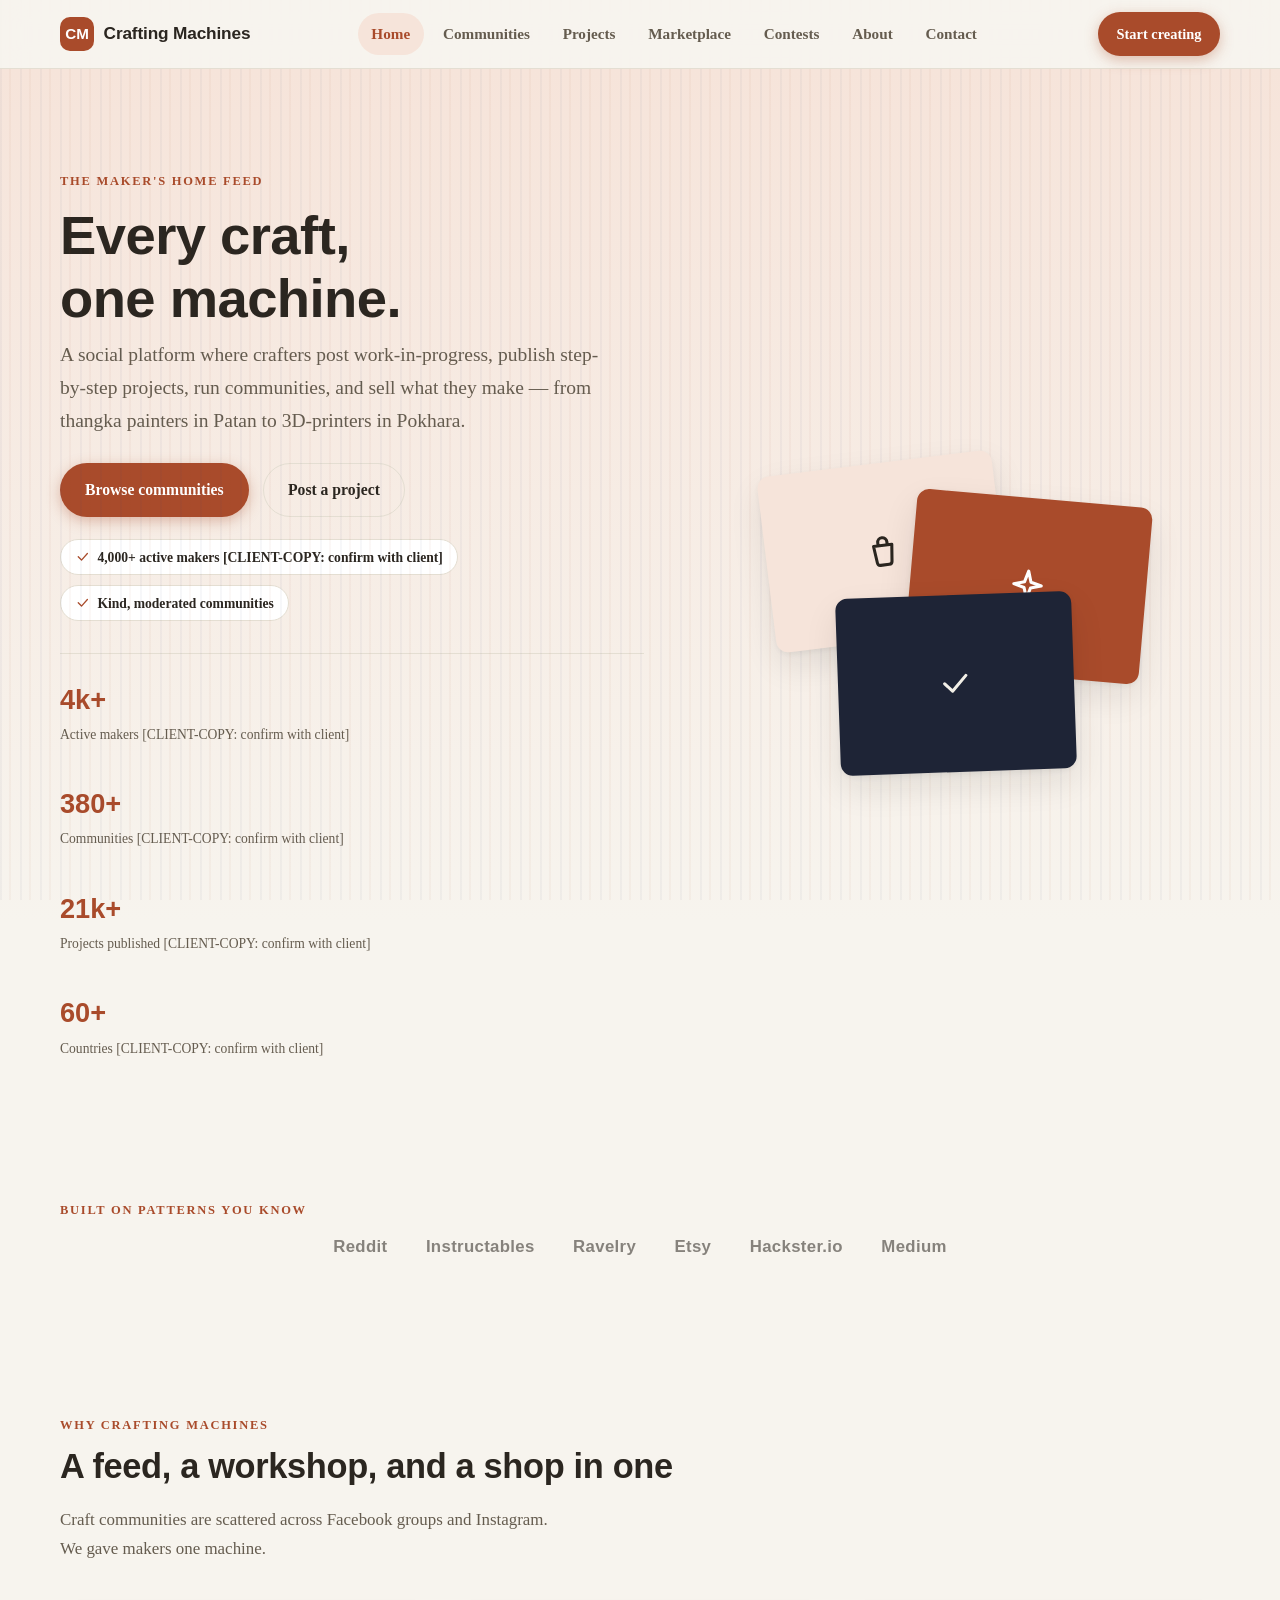
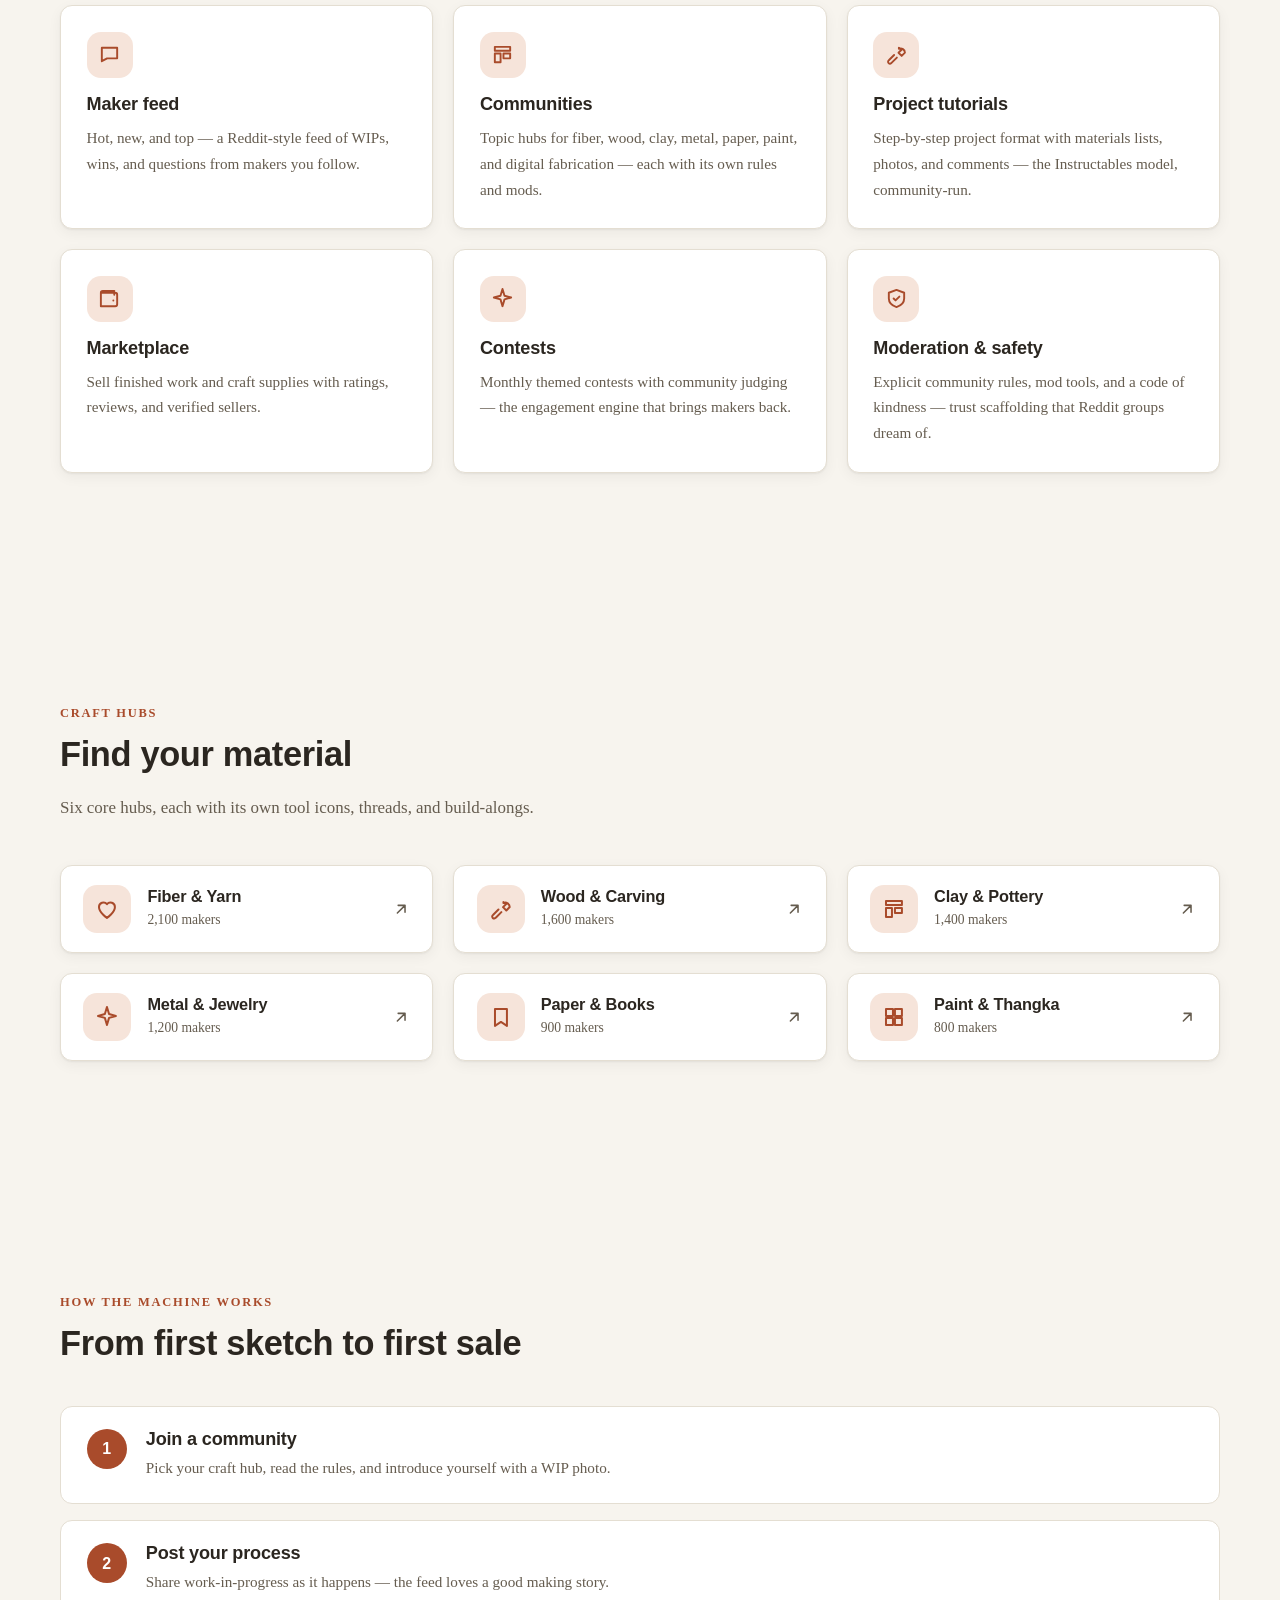
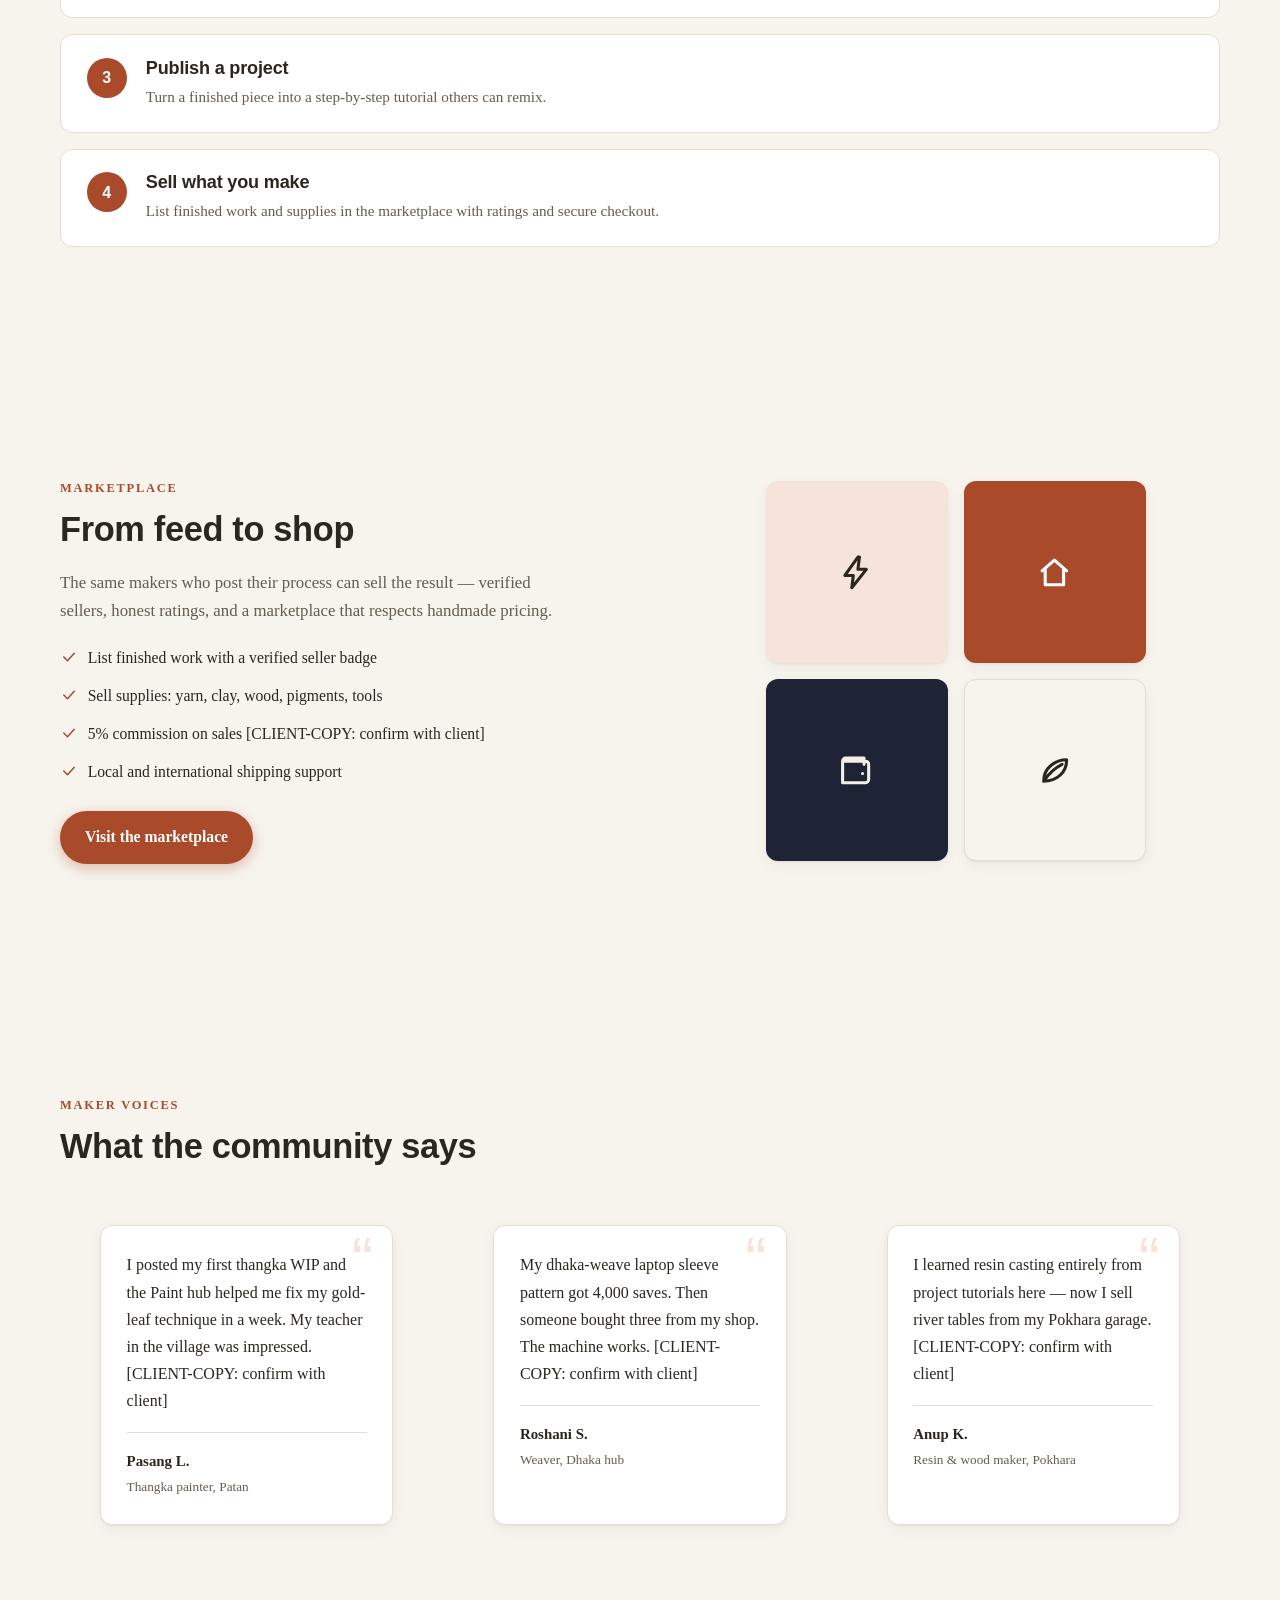
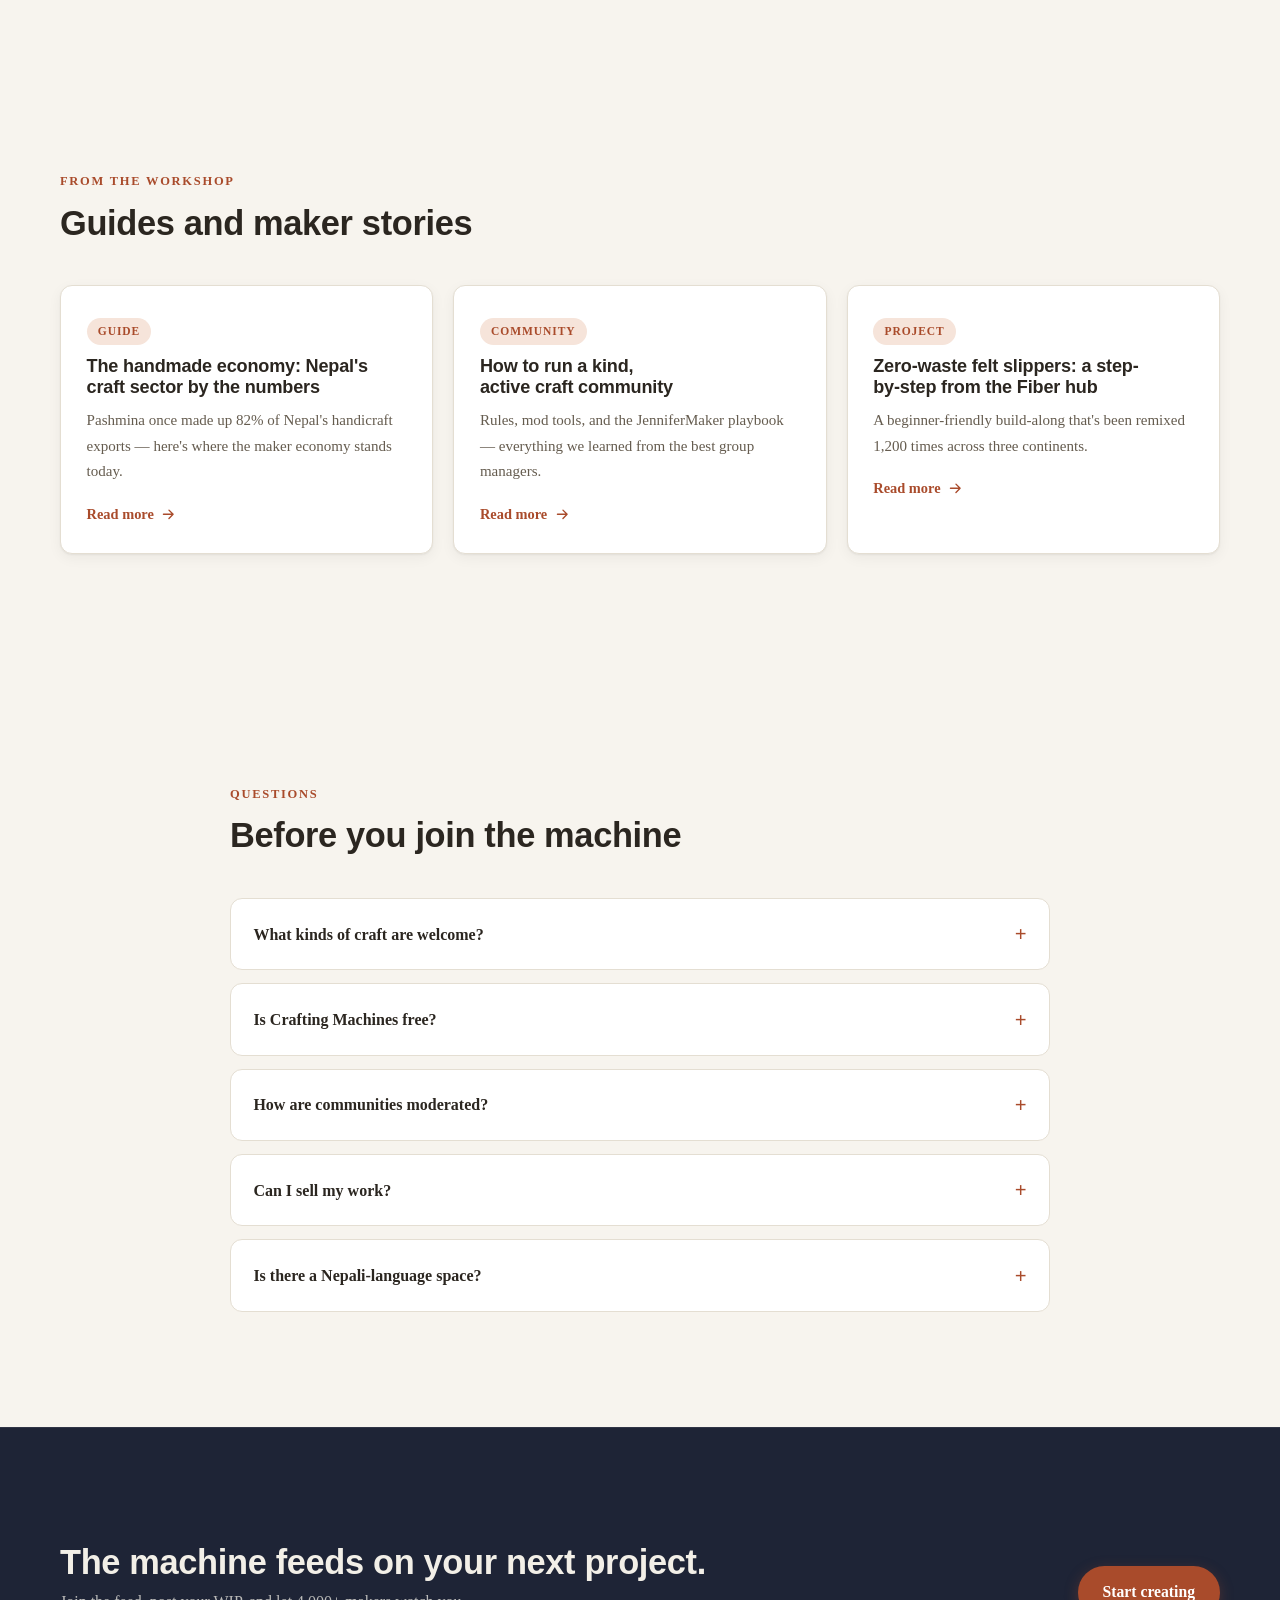
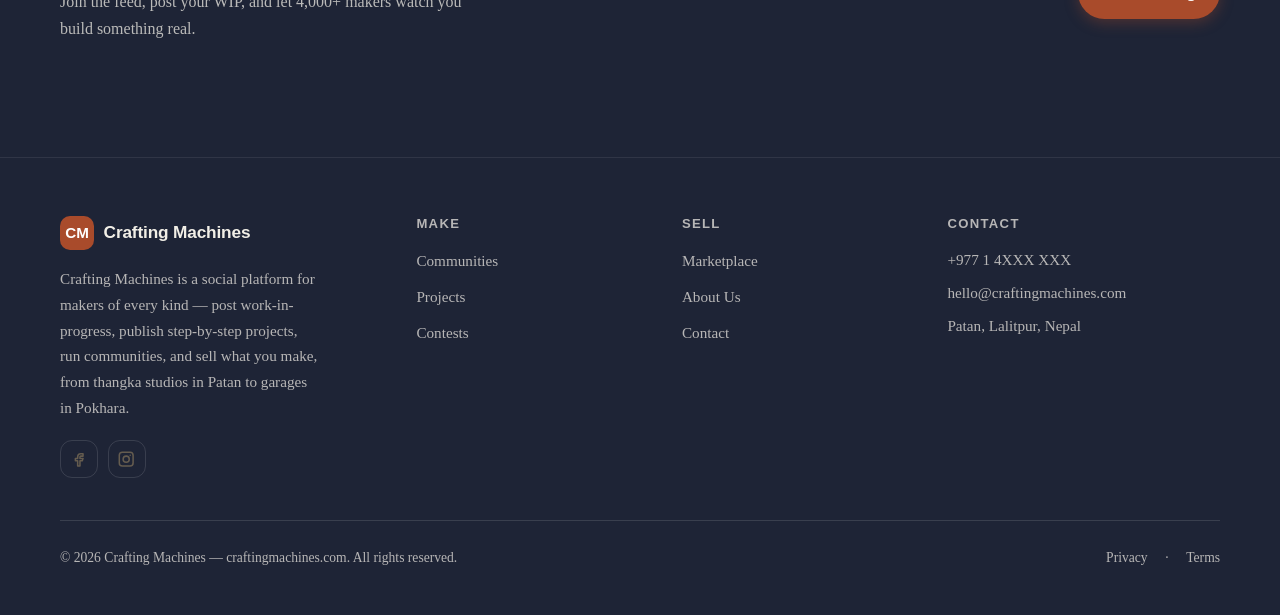
<file: index.html>
<!DOCTYPE html>
<html lang="en">
<head>
<meta charset="utf-8">
<meta name="viewport" content="width=device-width, initial-scale=1">
<title>Home — Crafting Machines — Crafting Machines</title>
<meta name="description" content="The maker&#39;s home feed — post work-in-progress, publish step-by-step projects, run craft communities, and sell handmade work from Nepal and worldwide.">
<meta property="og:title" content="Home — Crafting Machines">
<meta property="og:description" content="The maker&#39;s home feed — post work-in-progress, publish step-by-step projects, run craft communities, and sell handmade work from Nepal and worldwide.">
<meta property="og:type" content="website">
<meta property="og:url" content="https://craftingmachines.com/index.html">
<link rel="icon" href="data:image/svg+xml,%3Csvg%20xmlns%3D'http%3A%2F%2Fwww.w3.org%2F2000%2Fsvg'%20viewBox%3D'0%200%2064%2064'%3E%3Crect%20width%3D'64'%20height%3D'64'%20rx%3D'14'%20fill%3D'%23A94B2B'%2F%3E%3Ctext%20x%3D'32'%20y%3D'42'%20font-family%3D'Arial%2C%20sans-serif'%20font-size%3D'26'%20font-weight%3D'700'%20text-anchor%3D'middle'%20fill%3D'%23FFFFFF'%3ECM%3C%2Ftext%3E%3C%2Fsvg%3E">
<link rel="stylesheet" href="assets/style.css">
<script defer src="assets/main.js"></script>
<script defer src="assets/form.js"></script>
</head>
<body data-site="craftingmachines.com" data-page="index.html">
<!-- CLIENT-COPY: All copy on this page is placeholder. Replace prices, contact details, statistics, and testimonial quotes with client-approved content before launch. -->
<a class="skip-link" href="#main">Skip to content</a>
<header class="site-header" data-header="light">
    <div class="container header-inner">
      <a class="brand" href="index.html"><span class="brand-mark" style="background:#A94B2B;color:#FFFFFF">CM</span><span class="brand-name">Crafting Machines</span></a>
      <nav class="main-nav" aria-label="Primary"><ul><li><a href="index.html" aria-current="page">Home</a></li><li><a href="communities.html">Communities</a></li><li><a href="projects.html">Projects</a></li><li><a href="marketplace.html">Marketplace</a></li><li><a href="contests.html">Contests</a></li><li><a href="about.html">About</a></li><li><a href="contact.html">Contact</a></li></ul></nav>
      <div class="header-actions"><a class="btn btn-primary btn-sm header-cta" href="contact.html">Start creating</a><button class="menu-toggle" aria-expanded="false" aria-controls="mobile-menu" aria-label="Open menu"><span class="icon" data-icon="menu" aria-hidden="true"></span></button></div>
    </div>
    <div class="mobile-menu" id="mobile-menu" hidden>
      <ul><li><a href="index.html" aria-current="page">Home</a></li><li><a href="communities.html">Communities</a></li><li><a href="projects.html">Projects</a></li><li><a href="marketplace.html">Marketplace</a></li><li><a href="contests.html">Contests</a></li><li><a href="about.html">About</a></li><li><a href="contact.html">Contact</a></li></ul>
      <a class="btn btn-primary btn-block" href="contact.html">Start creating</a>
    </div>
  </header>
<main id="main">
<section class="hero hero-home has-art">
    <div class="container hero-grid">
      <div class="hero-copy">
        
        <p class="kicker">The maker&#39;s home feed</p>
        <h1>Every craft, one machine.</h1>
        <p class="hero-lede">A social platform where crafters post work-in-progress, publish step-by-step projects, run communities, and sell what they make — from thangka painters in Patan to 3D-printers in Pokhara.</p>
        <div class="btn-row"><a class="btn btn-primary" href="communities.html">Browse communities</a><a class="btn btn-ghost" href="projects.html">Post a project</a></div>
        <div class="hero-badges"><span class="hero-badge"><span class="icon" data-icon="check" aria-hidden="true"></span>4,000+ active makers [CLIENT-COPY: confirm with client]</span><span class="hero-badge"><span class="icon" data-icon="check" aria-hidden="true"></span>Kind, moderated communities</span></div>
        <dl class="hero-stats"><div><dt>4k+</dt><dd>Active makers [CLIENT-COPY: confirm with client]</dd></div><div><dt>380+</dt><dd>Communities [CLIENT-COPY: confirm with client]</dd></div><div><dt>21k+</dt><dd>Projects published [CLIENT-COPY: confirm with client]</dd></div><div><dt>60+</dt><dd>Countries [CLIENT-COPY: confirm with client]</dd></div></dl>
      </div>
      <div class="hero-art"><div class="art cards-art" aria-hidden="true">
        <div class="stack-card c1" style="background:#F6E4DA"><span class="icon" data-icon="bag" aria-hidden="true"></span></div>
        <div class="stack-card c2" style="background:#A94B2B;color:#FFFFFF"><span class="icon" data-icon="spark" aria-hidden="true"></span></div>
        <div class="stack-card c3" style="background:#1E2436;color:#F2EFE7"><span class="icon" data-icon="check" aria-hidden="true"></span></div>
      </div></div>
    </div>
  </section>
<section class="sec logos-sec" aria-label="The community patterns we borrowed (and improved)">
        <div class="container">
          <p class="kicker center">Built on patterns you know</p>
          <div class="logos"><span class="logo-name">Reddit</span><span class="logo-name">Instructables</span><span class="logo-name">Ravelry</span><span class="logo-name">Etsy</span><span class="logo-name">Hackster.io</span><span class="logo-name">Medium</span></div>
        </div></section><section class="sec">
        <div class="container">
          <div class="sec-head"><p class="kicker">Why Crafting Machines</p><h2>A feed, a workshop, and a shop in one</h2><p class="lede">Craft communities are scattered across Facebook groups and Instagram. We gave makers one machine.</p></div>
          <ul class="grid features">
            <li class="card feature"><span class="feature-icon"><span class="icon" data-icon="chat" aria-hidden="true"></span></span><h3>Maker feed</h3><p>Hot, new, and top — a Reddit-style feed of WIPs, wins, and questions from makers you follow.</p></li><li class="card feature"><span class="feature-icon"><span class="icon" data-icon="board" aria-hidden="true"></span></span><h3>Communities</h3><p>Topic hubs for fiber, wood, clay, metal, paper, paint, and digital fabrication — each with its own rules and mods.</p></li><li class="card feature"><span class="feature-icon"><span class="icon" data-icon="wrench" aria-hidden="true"></span></span><h3>Project tutorials</h3><p>Step-by-step project format with materials lists, photos, and comments — the Instructables model, community-run.</p></li><li class="card feature"><span class="feature-icon"><span class="icon" data-icon="wallet" aria-hidden="true"></span></span><h3>Marketplace</h3><p>Sell finished work and craft supplies with ratings, reviews, and verified sellers.</p></li><li class="card feature"><span class="feature-icon"><span class="icon" data-icon="spark" aria-hidden="true"></span></span><h3>Contests</h3><p>Monthly themed contests with community judging — the engagement engine that brings makers back.</p></li><li class="card feature"><span class="feature-icon"><span class="icon" data-icon="shield" aria-hidden="true"></span></span><h3>Moderation &amp; safety</h3><p>Explicit community rules, mod tools, and a code of kindness — trust scaffolding that Reddit groups dream of.</p></li>
          </ul>
        </div></section><section class="sec">
        <div class="container">
          <div class="sec-head"><p class="kicker">Craft hubs</p><h2>Find your material</h2><p class="lede">Six core hubs, each with its own tool icons, threads, and build-alongs.</p></div>
          <ul class="grid cats">
            <li class="card cat"><span class="cat-icon"><span class="icon" data-icon="heart" aria-hidden="true"></span></span><div><h3>Fiber &amp; Yarn</h3><p>2,100 makers</p></div><span class="icon" data-icon="arrow-up-right" aria-hidden="true"></span></li><li class="card cat"><span class="cat-icon"><span class="icon" data-icon="wrench" aria-hidden="true"></span></span><div><h3>Wood &amp; Carving</h3><p>1,600 makers</p></div><span class="icon" data-icon="arrow-up-right" aria-hidden="true"></span></li><li class="card cat"><span class="cat-icon"><span class="icon" data-icon="board" aria-hidden="true"></span></span><div><h3>Clay &amp; Pottery</h3><p>1,400 makers</p></div><span class="icon" data-icon="arrow-up-right" aria-hidden="true"></span></li><li class="card cat"><span class="cat-icon"><span class="icon" data-icon="spark" aria-hidden="true"></span></span><div><h3>Metal &amp; Jewelry</h3><p>1,200 makers</p></div><span class="icon" data-icon="arrow-up-right" aria-hidden="true"></span></li><li class="card cat"><span class="cat-icon"><span class="icon" data-icon="bookmark" aria-hidden="true"></span></span><div><h3>Paper &amp; Books</h3><p>900 makers</p></div><span class="icon" data-icon="arrow-up-right" aria-hidden="true"></span></li><li class="card cat"><span class="cat-icon"><span class="icon" data-icon="grid" aria-hidden="true"></span></span><div><h3>Paint &amp; Thangka</h3><p>800 makers</p></div><span class="icon" data-icon="arrow-up-right" aria-hidden="true"></span></li>
          </ul>
        </div></section><section class="sec">
        <div class="container">
          <div class="sec-head"><p class="kicker">How the machine works</p><h2>From first sketch to first sale</h2></div>
          <ol class="steps">
            <li class="step"><span class="step-n">1</span><div><h3>Join a community</h3><p>Pick your craft hub, read the rules, and introduce yourself with a WIP photo.</p></div></li><li class="step"><span class="step-n">2</span><div><h3>Post your process</h3><p>Share work-in-progress as it happens — the feed loves a good making story.</p></div></li><li class="step"><span class="step-n">3</span><div><h3>Publish a project</h3><p>Turn a finished piece into a step-by-step tutorial others can remix.</p></div></li><li class="step"><span class="step-n">4</span><div><h3>Sell what you make</h3><p>List finished work and supplies in the marketplace with ratings and secure checkout.</p></div></li>
          </ol>
        </div></section><section class="sec">
        <div class="container split">
          <div class="split-copy">
            <p class="kicker">Marketplace</p><h2>From feed to shop</h2>
            <p class="lede">The same makers who post their process can sell the result — verified sellers, honest ratings, and a marketplace that respects handmade pricing.</p>
            <ul class="tick-list"><li><span class="icon" data-icon="check" aria-hidden="true"></span><span>List finished work with a verified seller badge</span></li><li><span class="icon" data-icon="check" aria-hidden="true"></span><span>Sell supplies: yarn, clay, wood, pigments, tools</span></li><li><span class="icon" data-icon="check" aria-hidden="true"></span><span>5% commission on sales [CLIENT-COPY: confirm with client]</span></li><li><span class="icon" data-icon="check" aria-hidden="true"></span><span>Local and international shipping support</span></li></ul>
            <div class="btn-row"><a class="btn btn-primary" href="marketplace.html">Visit the marketplace</a></div>
          </div>
          <div class="split-art"><div class="art tiles-art" aria-hidden="true">
        <div class="tile" style="background:#F6E4DA"><span class="icon" data-icon="bolt" aria-hidden="true"></span></div>
        <div class="tile" style="background:#A94B2B;color:#FFFFFF"><span class="icon" data-icon="home" aria-hidden="true"></span></div>
        <div class="tile" style="background:#1E2436;color:#F2EFE7"><span class="icon" data-icon="wallet" aria-hidden="true"></span></div>
        <div class="tile" style="background:#F7F4EE;border:1.5px solid #E4DED2"><span class="icon" data-icon="leaf" aria-hidden="true"></span></div>
      </div></div>
        </div></section><section class="sec">
        <div class="container">
          <div class="sec-head"><p class="kicker">Maker voices</p><h2>What the community says</h2></div>
          <div class="grid testis">
            <figure class="card testi"><blockquote>I posted my first thangka WIP and the Paint hub helped me fix my gold-leaf technique in a week. My teacher in the village was impressed. [CLIENT-COPY: confirm with client]</blockquote><figcaption><b>Pasang L.</b><span>Thangka painter, Patan</span></figcaption></figure><figure class="card testi"><blockquote>My dhaka-weave laptop sleeve pattern got 4,000 saves. Then someone bought three from my shop. The machine works. [CLIENT-COPY: confirm with client]</blockquote><figcaption><b>Roshani S.</b><span>Weaver, Dhaka hub</span></figcaption></figure><figure class="card testi"><blockquote>I learned resin casting entirely from project tutorials here — now I sell river tables from my Pokhara garage. [CLIENT-COPY: confirm with client]</blockquote><figcaption><b>Anup K.</b><span>Resin &amp; wood maker, Pokhara</span></figcaption></figure>
          </div>
        </div></section><section class="sec">
        <div class="container">
          <div class="sec-head"><p class="kicker">From the workshop</p><h2>Guides and maker stories</h2></div>
          <ul class="grid blog">
            <li class="card post"><span class="tag">Guide</span><h3><a href="about.html">The handmade economy: Nepal&#39;s craft sector by the numbers</a></h3><p>Pashmina once made up 82% of Nepal&#39;s handicraft exports — here&#39;s where the maker economy stands today.</p><a class="more" href="about.html">Read more <span class="icon" data-icon="arrow-right" aria-hidden="true"></span></a></li><li class="card post"><span class="tag">Community</span><h3><a href="communities.html">How to run a kind, active craft community</a></h3><p>Rules, mod tools, and the JenniferMaker playbook — everything we learned from the best group managers.</p><a class="more" href="communities.html">Read more <span class="icon" data-icon="arrow-right" aria-hidden="true"></span></a></li><li class="card post"><span class="tag">Project</span><h3><a href="projects.html">Zero-waste felt slippers: a step-by-step from the Fiber hub</a></h3><p>A beginner-friendly build-along that&#39;s been remixed 1,200 times across three continents.</p><a class="more" href="projects.html">Read more <span class="icon" data-icon="arrow-right" aria-hidden="true"></span></a></li>
          </ul>
        </div></section><section class="sec">
        <div class="container narrow">
          <div class="sec-head"><p class="kicker">Questions</p><h2>Before you join the machine</h2></div>
          <div class="faq">
            <details class="faq-item"><summary>What kinds of craft are welcome?</summary><p>All of them — fiber, wood, clay, metal, paper, paint, digital fabrication, cosplay, food crafts. If you make it by hand, it belongs here.</p></details><details class="faq-item"><summary>Is Crafting Machines free?</summary><p>Posting, communities, and projects are free. The marketplace takes a small commission on sales, and premium contests have optional entries.</p></details><details class="faq-item"><summary>How are communities moderated?</summary><p>Each community writes its own rules, and our global mod team backs them up. Every report gets a human review.</p></details><details class="faq-item"><summary>Can I sell my work?</summary><p>Yes — the marketplace is open to verified makers. Verification is free and takes a few days.</p></details><details class="faq-item"><summary>Is there a Nepali-language space?</summary><p>Yes — several communities run bilingual Nepali and English threads, and the platform ships with both languages.</p></details>
          </div>
        </div></section><section class="sec cta-sec" style="background:#1E2436;color:#F2EFE7">
        <div class="container cta-inner">
          <div><h2>The machine feeds on your next project.</h2><p>Join the feed, post your WIP, and let 4,000+ makers watch you build something real.</p></div>
          <a class="btn btn-primary" href="contact.html">Start creating</a>
        </div></section>

</main>
<footer class="site-footer footer-dark" style="background:#1E2436;color:#F2EFE7">
    <div class="container">
      <div class="f-top">
        <div class="f-brand">
          <a class="brand" href="index.html"><span class="brand-mark" style="background:#A94B2B;color:#FFFFFF">CM</span><span class="brand-name">Crafting Machines</span></a>
          <p>Crafting Machines is a social platform for makers of every kind — post work-in-progress, publish step-by-step projects, run communities, and sell what you make, from thangka studios in Patan to garages in Pokhara.</p>
          <div class="socials"><a class="social" href="https://facebook.com/craftingmachines" aria-label="Facebook"><span class="icon" data-icon="facebook" aria-hidden="true"></span></a><a class="social" href="https://instagram.com/craftingmachines" aria-label="Instagram"><span class="icon" data-icon="instagram" aria-hidden="true"></span></a></div>
        </div>
        <div class="f-col"><h3>Make</h3><ul><li><a href="communities.html">Communities</a></li><li><a href="projects.html">Projects</a></li><li><a href="contests.html">Contests</a></li></ul></div><div class="f-col"><h3>Sell</h3><ul><li><a href="marketplace.html">Marketplace</a></li><li><a href="about.html">About Us</a></li><li><a href="contact.html">Contact</a></li></ul></div>
        <div class="f-col f-contact"><h3>Contact</h3>
          <p>+977 1 4XXX XXX</p>
          <p>hello@craftingmachines.com</p>
          <p>Patan, Lalitpur, Nepal</p>
        </div>
      </div>
      <div class="f-bottom"><p>© 2026 Crafting Machines — craftingmachines.com. All rights reserved.</p><div class="f-legal"><a href="privacy.html">Privacy</a> · <a href="terms.html">Terms</a></div></div>
    </div>
  </footer>
</body>
</html>
</file>
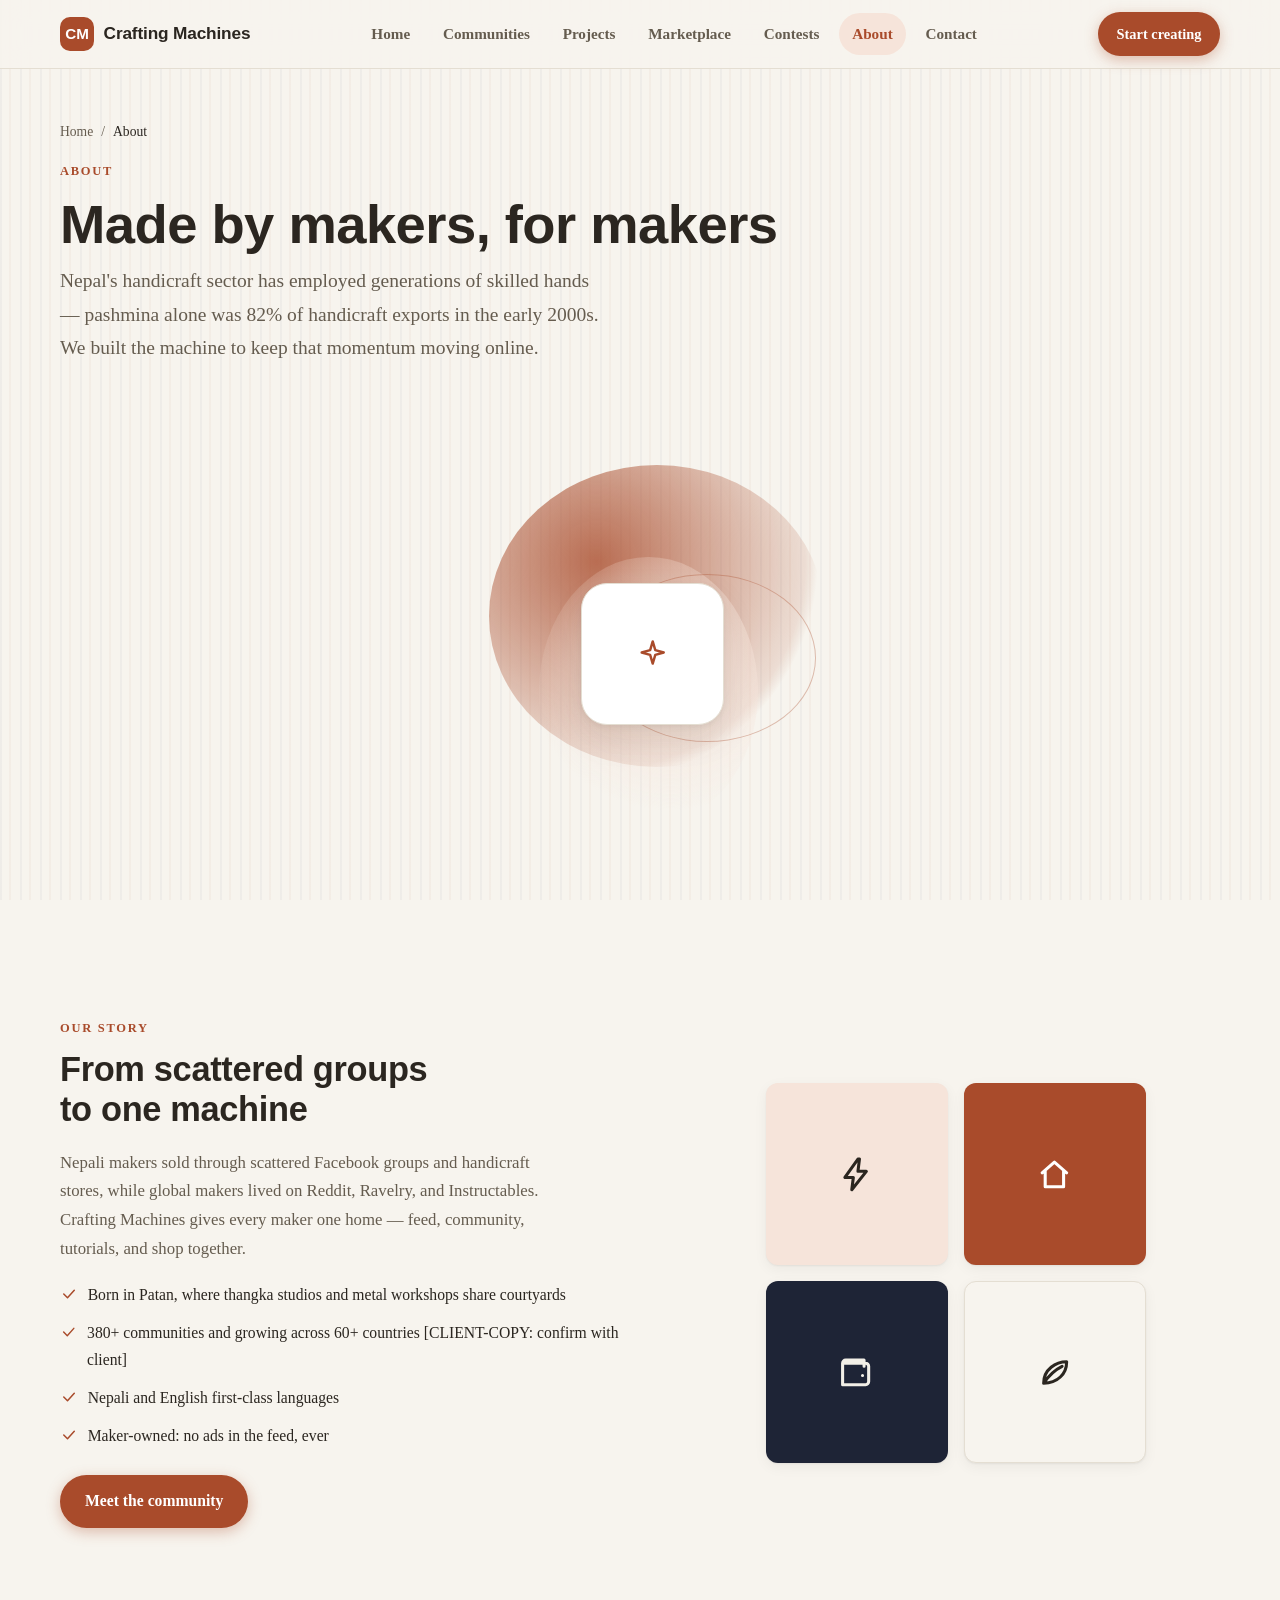
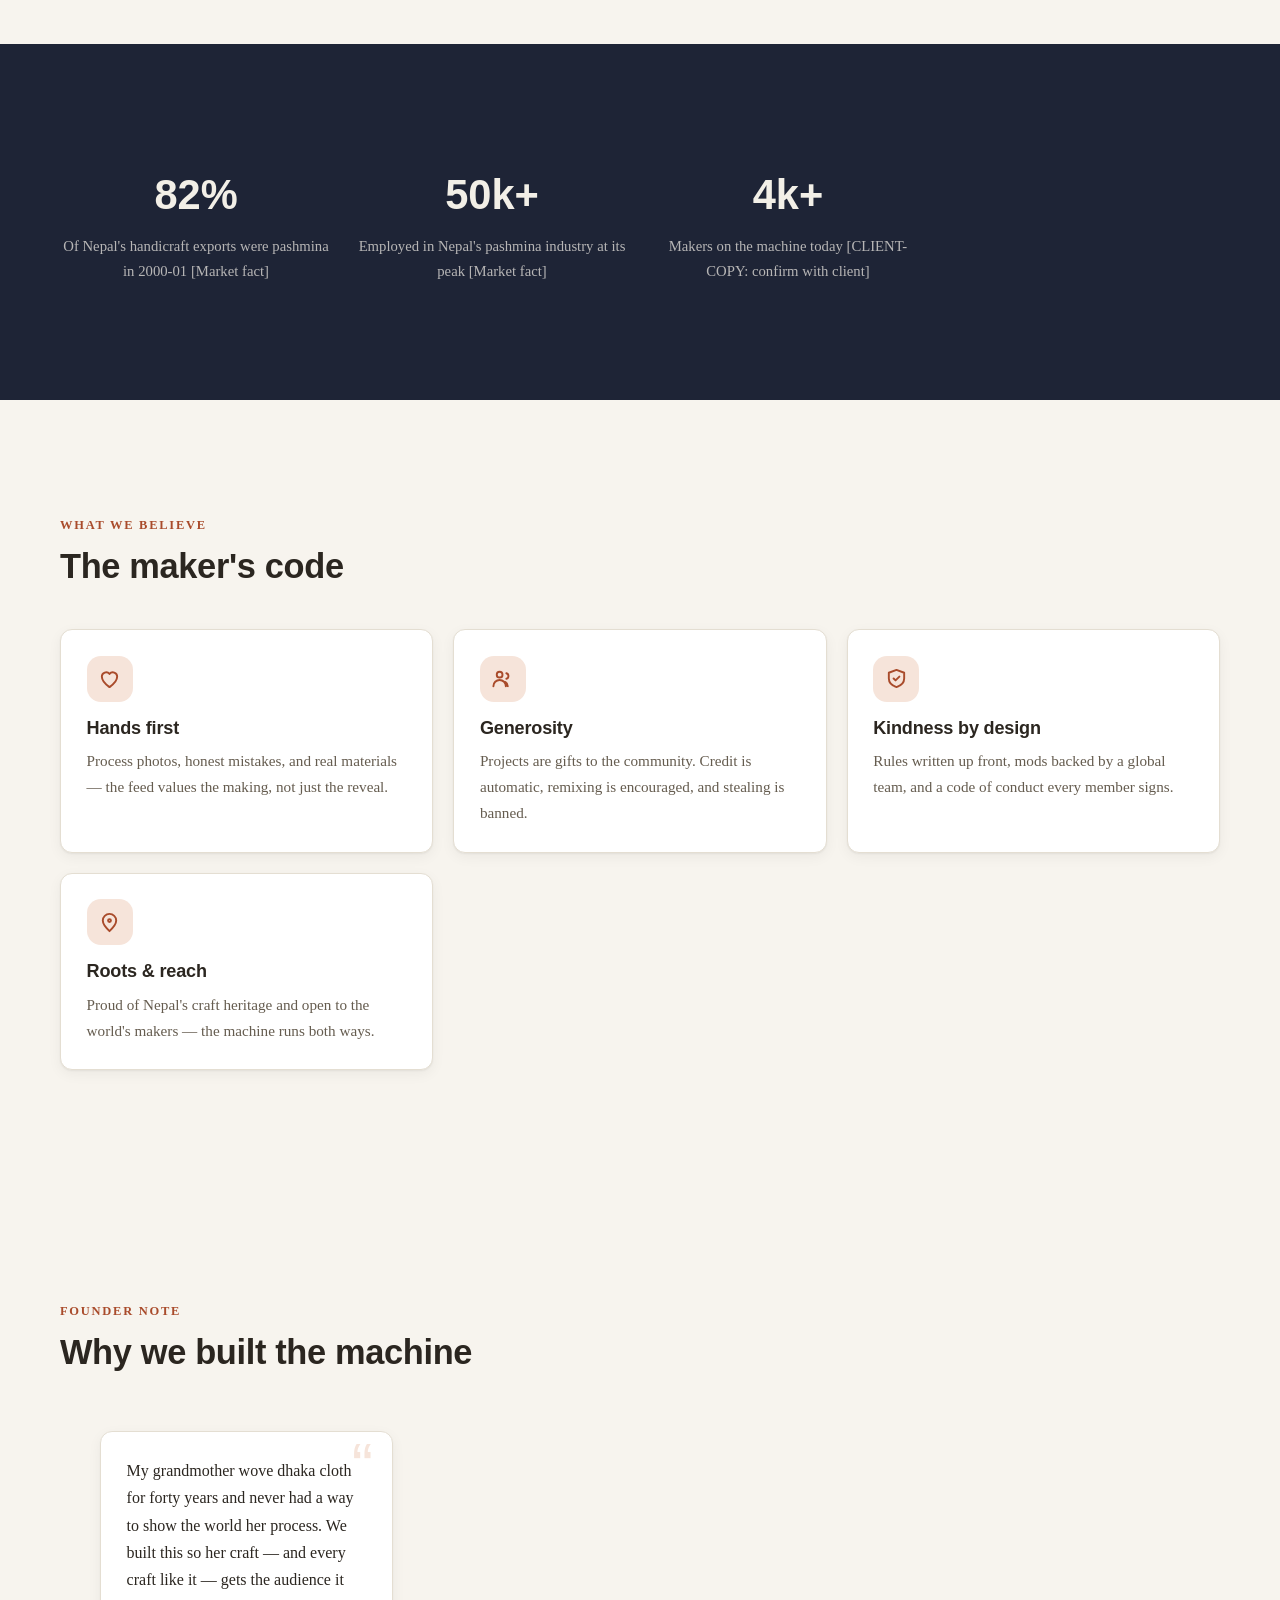
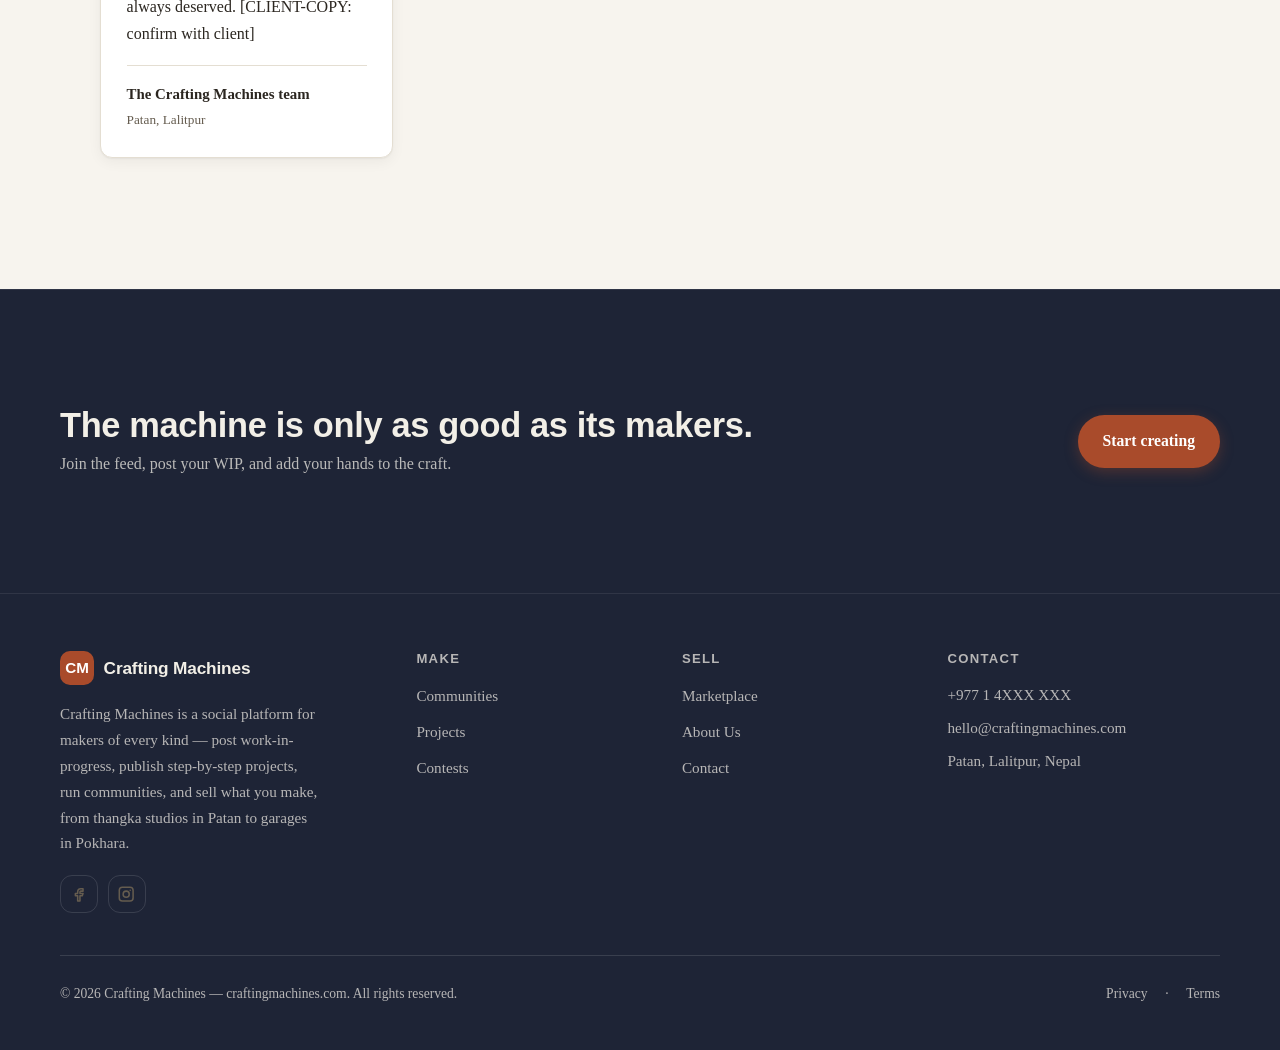
<file: about.html>
<!DOCTYPE html>
<html lang="en">
<head>
<meta charset="utf-8">
<meta name="viewport" content="width=device-width, initial-scale=1">
<title>About — Crafting Machines — Crafting Machines</title>
<meta name="description" content="Made by makers, for makers — the story of Crafting Machines, rooted in Nepal&#39;s handicraft heritage and the global maker community.">
<meta property="og:title" content="About — Crafting Machines">
<meta property="og:description" content="Made by makers, for makers — the story of Crafting Machines, rooted in Nepal&#39;s handicraft heritage and the global maker community.">
<meta property="og:type" content="website">
<meta property="og:url" content="https://craftingmachines.com/about.html">
<link rel="icon" href="data:image/svg+xml,%3Csvg%20xmlns%3D'http%3A%2F%2Fwww.w3.org%2F2000%2Fsvg'%20viewBox%3D'0%200%2064%2064'%3E%3Crect%20width%3D'64'%20height%3D'64'%20rx%3D'14'%20fill%3D'%23A94B2B'%2F%3E%3Ctext%20x%3D'32'%20y%3D'42'%20font-family%3D'Arial%2C%20sans-serif'%20font-size%3D'26'%20font-weight%3D'700'%20text-anchor%3D'middle'%20fill%3D'%23FFFFFF'%3ECM%3C%2Ftext%3E%3C%2Fsvg%3E">
<link rel="stylesheet" href="assets/style.css">
<script defer src="assets/main.js"></script>
<script defer src="assets/form.js"></script>
</head>
<body data-site="craftingmachines.com" data-page="about.html">
<!-- CLIENT-COPY: All copy on this page is placeholder. Replace prices, contact details, statistics, and testimonial quotes with client-approved content before launch. -->
<a class="skip-link" href="#main">Skip to content</a>
<header class="site-header" data-header="light">
    <div class="container header-inner">
      <a class="brand" href="index.html"><span class="brand-mark" style="background:#A94B2B;color:#FFFFFF">CM</span><span class="brand-name">Crafting Machines</span></a>
      <nav class="main-nav" aria-label="Primary"><ul><li><a href="index.html">Home</a></li><li><a href="communities.html">Communities</a></li><li><a href="projects.html">Projects</a></li><li><a href="marketplace.html">Marketplace</a></li><li><a href="contests.html">Contests</a></li><li><a href="about.html" aria-current="page">About</a></li><li><a href="contact.html">Contact</a></li></ul></nav>
      <div class="header-actions"><a class="btn btn-primary btn-sm header-cta" href="contact.html">Start creating</a><button class="menu-toggle" aria-expanded="false" aria-controls="mobile-menu" aria-label="Open menu"><span class="icon" data-icon="menu" aria-hidden="true"></span></button></div>
    </div>
    <div class="mobile-menu" id="mobile-menu" hidden>
      <ul><li><a href="index.html">Home</a></li><li><a href="communities.html">Communities</a></li><li><a href="projects.html">Projects</a></li><li><a href="marketplace.html">Marketplace</a></li><li><a href="contests.html">Contests</a></li><li><a href="about.html" aria-current="page">About</a></li><li><a href="contact.html">Contact</a></li></ul>
      <a class="btn btn-primary btn-block" href="contact.html">Start creating</a>
    </div>
  </header>
<main id="main">
<section class="hero hero-inner has-art">
    <div class="container hero-grid">
      <div class="hero-copy">
        <nav class="crumbs" aria-label="Breadcrumb"><a href="index.html">Home</a><span aria-hidden="true">/</span><span aria-current="page">About</span></nav>
        <p class="kicker">About</p>
        <h1>Made by makers, for makers</h1>
        <p class="hero-lede">Nepal&#39;s handicraft sector has employed generations of skilled hands — pashmina alone was 82% of handicraft exports in the early 2000s. We built the machine to keep that momentum moving online.</p>
        
        
        
      </div>
      <div class="hero-art"><div class="art orb-art" aria-hidden="true">
        <span class="orb o1" style="background:radial-gradient(circle at 32% 32%, #A94B2Bcc, #A94B2B22 68%, transparent 72%)"></span>
        <span class="orb o2" style="background:radial-gradient(circle at 60% 40%, #F6E4DA, transparent 70%)"></span>
        <span class="orb o3" style="border:1.5px solid #A94B2B55"></span>
        <span class="orb-mark" style="background:#FFFFFF;border:1px solid #E4DED2"><span class="icon" data-icon="spark" aria-hidden="true"></span></span>
      </div></div>
    </div>
  </section>
<section class="sec">
        <div class="container split">
          <div class="split-copy">
            <p class="kicker">Our story</p><h2>From scattered groups to one machine</h2>
            <p class="lede">Nepali makers sold through scattered Facebook groups and handicraft stores, while global makers lived on Reddit, Ravelry, and Instructables. Crafting Machines gives every maker one home — feed, community, tutorials, and shop together.</p>
            <ul class="tick-list"><li><span class="icon" data-icon="check" aria-hidden="true"></span><span>Born in Patan, where thangka studios and metal workshops share courtyards</span></li><li><span class="icon" data-icon="check" aria-hidden="true"></span><span>380+ communities and growing across 60+ countries [CLIENT-COPY: confirm with client]</span></li><li><span class="icon" data-icon="check" aria-hidden="true"></span><span>Nepali and English first-class languages</span></li><li><span class="icon" data-icon="check" aria-hidden="true"></span><span>Maker-owned: no ads in the feed, ever</span></li></ul>
            <div class="btn-row"><a class="btn btn-primary" href="communities.html">Meet the community</a></div>
          </div>
          <div class="split-art"><div class="art tiles-art" aria-hidden="true">
        <div class="tile" style="background:#F6E4DA"><span class="icon" data-icon="bolt" aria-hidden="true"></span></div>
        <div class="tile" style="background:#A94B2B;color:#FFFFFF"><span class="icon" data-icon="home" aria-hidden="true"></span></div>
        <div class="tile" style="background:#1E2436;color:#F2EFE7"><span class="icon" data-icon="wallet" aria-hidden="true"></span></div>
        <div class="tile" style="background:#F7F4EE;border:1.5px solid #E4DED2"><span class="icon" data-icon="leaf" aria-hidden="true"></span></div>
      </div></div>
        </div></section><section class="sec stats-sec" style="background:#1E2436;color:#F2EFE7">
        <div class="container">
          <dl class="stats">
            <div><dt>82%</dt><dd>Of Nepal&#39;s handicraft exports were pashmina in 2000-01 [Market fact]</dd></div><div><dt>50k+</dt><dd>Employed in Nepal&#39;s pashmina industry at its peak [Market fact]</dd></div><div><dt>4k+</dt><dd>Makers on the machine today [CLIENT-COPY: confirm with client]</dd></div>
          </dl>
        </div></section><section class="sec">
        <div class="container">
          <div class="sec-head"><p class="kicker">What we believe</p><h2>The maker&#39;s code</h2></div>
          <ul class="grid features">
            <li class="card feature"><span class="feature-icon"><span class="icon" data-icon="heart" aria-hidden="true"></span></span><h3>Hands first</h3><p>Process photos, honest mistakes, and real materials — the feed values the making, not just the reveal.</p></li><li class="card feature"><span class="feature-icon"><span class="icon" data-icon="users" aria-hidden="true"></span></span><h3>Generosity</h3><p>Projects are gifts to the community. Credit is automatic, remixing is encouraged, and stealing is banned.</p></li><li class="card feature"><span class="feature-icon"><span class="icon" data-icon="shield" aria-hidden="true"></span></span><h3>Kindness by design</h3><p>Rules written up front, mods backed by a global team, and a code of conduct every member signs.</p></li><li class="card feature"><span class="feature-icon"><span class="icon" data-icon="pin" aria-hidden="true"></span></span><h3>Roots &amp; reach</h3><p>Proud of Nepal&#39;s craft heritage and open to the world&#39;s makers — the machine runs both ways.</p></li>
          </ul>
        </div></section><section class="sec">
        <div class="container">
          <div class="sec-head"><p class="kicker">Founder note</p><h2>Why we built the machine</h2></div>
          <div class="grid testis">
            <figure class="card testi"><blockquote>My grandmother wove dhaka cloth for forty years and never had a way to show the world her process. We built this so her craft — and every craft like it — gets the audience it always deserved. [CLIENT-COPY: confirm with client]</blockquote><figcaption><b>The Crafting Machines team</b><span>Patan, Lalitpur</span></figcaption></figure>
          </div>
        </div></section><section class="sec cta-sec" style="background:#1E2436;color:#F2EFE7">
        <div class="container cta-inner">
          <div><h2>The machine is only as good as its makers.</h2><p>Join the feed, post your WIP, and add your hands to the craft.</p></div>
          <a class="btn btn-primary" href="contact.html">Start creating</a>
        </div></section>

</main>
<footer class="site-footer footer-dark" style="background:#1E2436;color:#F2EFE7">
    <div class="container">
      <div class="f-top">
        <div class="f-brand">
          <a class="brand" href="index.html"><span class="brand-mark" style="background:#A94B2B;color:#FFFFFF">CM</span><span class="brand-name">Crafting Machines</span></a>
          <p>Crafting Machines is a social platform for makers of every kind — post work-in-progress, publish step-by-step projects, run communities, and sell what you make, from thangka studios in Patan to garages in Pokhara.</p>
          <div class="socials"><a class="social" href="https://facebook.com/craftingmachines" aria-label="Facebook"><span class="icon" data-icon="facebook" aria-hidden="true"></span></a><a class="social" href="https://instagram.com/craftingmachines" aria-label="Instagram"><span class="icon" data-icon="instagram" aria-hidden="true"></span></a></div>
        </div>
        <div class="f-col"><h3>Make</h3><ul><li><a href="communities.html">Communities</a></li><li><a href="projects.html">Projects</a></li><li><a href="contests.html">Contests</a></li></ul></div><div class="f-col"><h3>Sell</h3><ul><li><a href="marketplace.html">Marketplace</a></li><li><a href="about.html">About Us</a></li><li><a href="contact.html">Contact</a></li></ul></div>
        <div class="f-col f-contact"><h3>Contact</h3>
          <p>+977 1 4XXX XXX</p>
          <p>hello@craftingmachines.com</p>
          <p>Patan, Lalitpur, Nepal</p>
        </div>
      </div>
      <div class="f-bottom"><p>© 2026 Crafting Machines — craftingmachines.com. All rights reserved.</p><div class="f-legal"><a href="privacy.html">Privacy</a> · <a href="terms.html">Terms</a></div></div>
    </div>
  </footer>
</body>
</html>
</file>
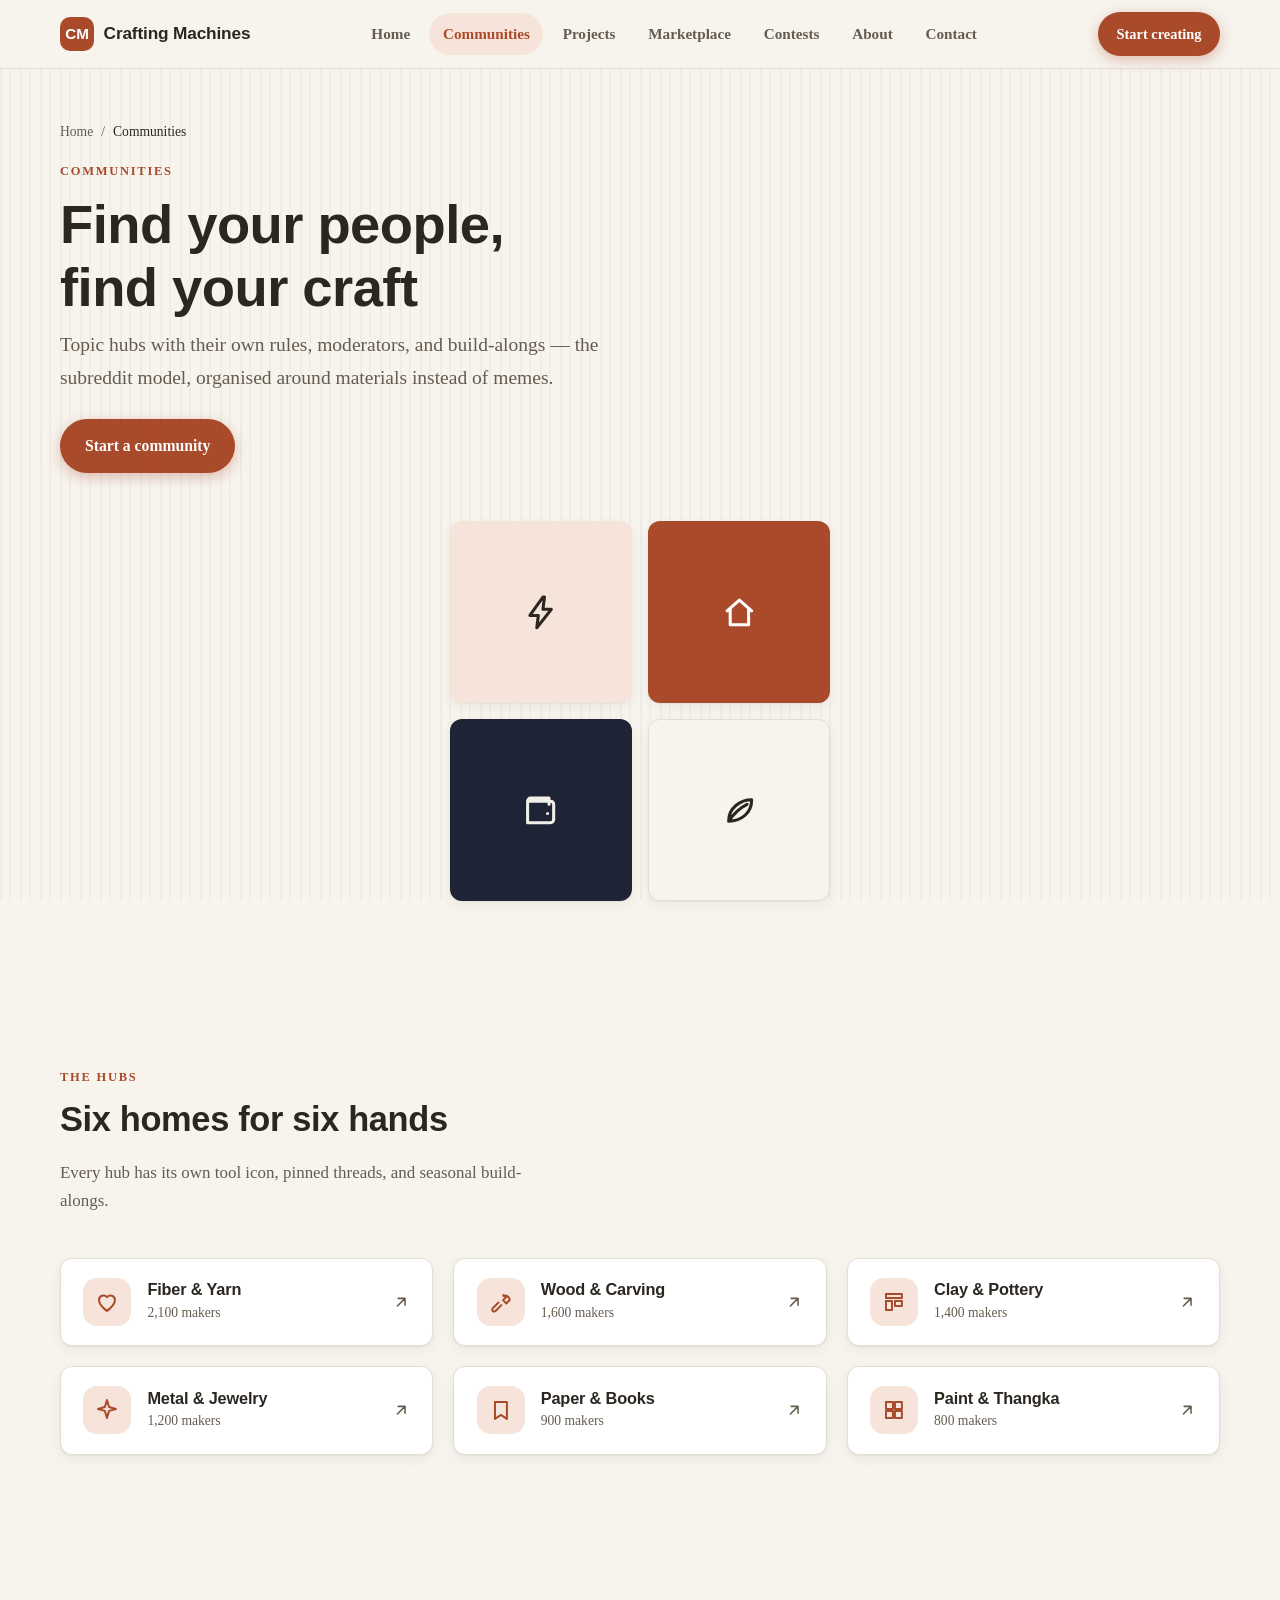
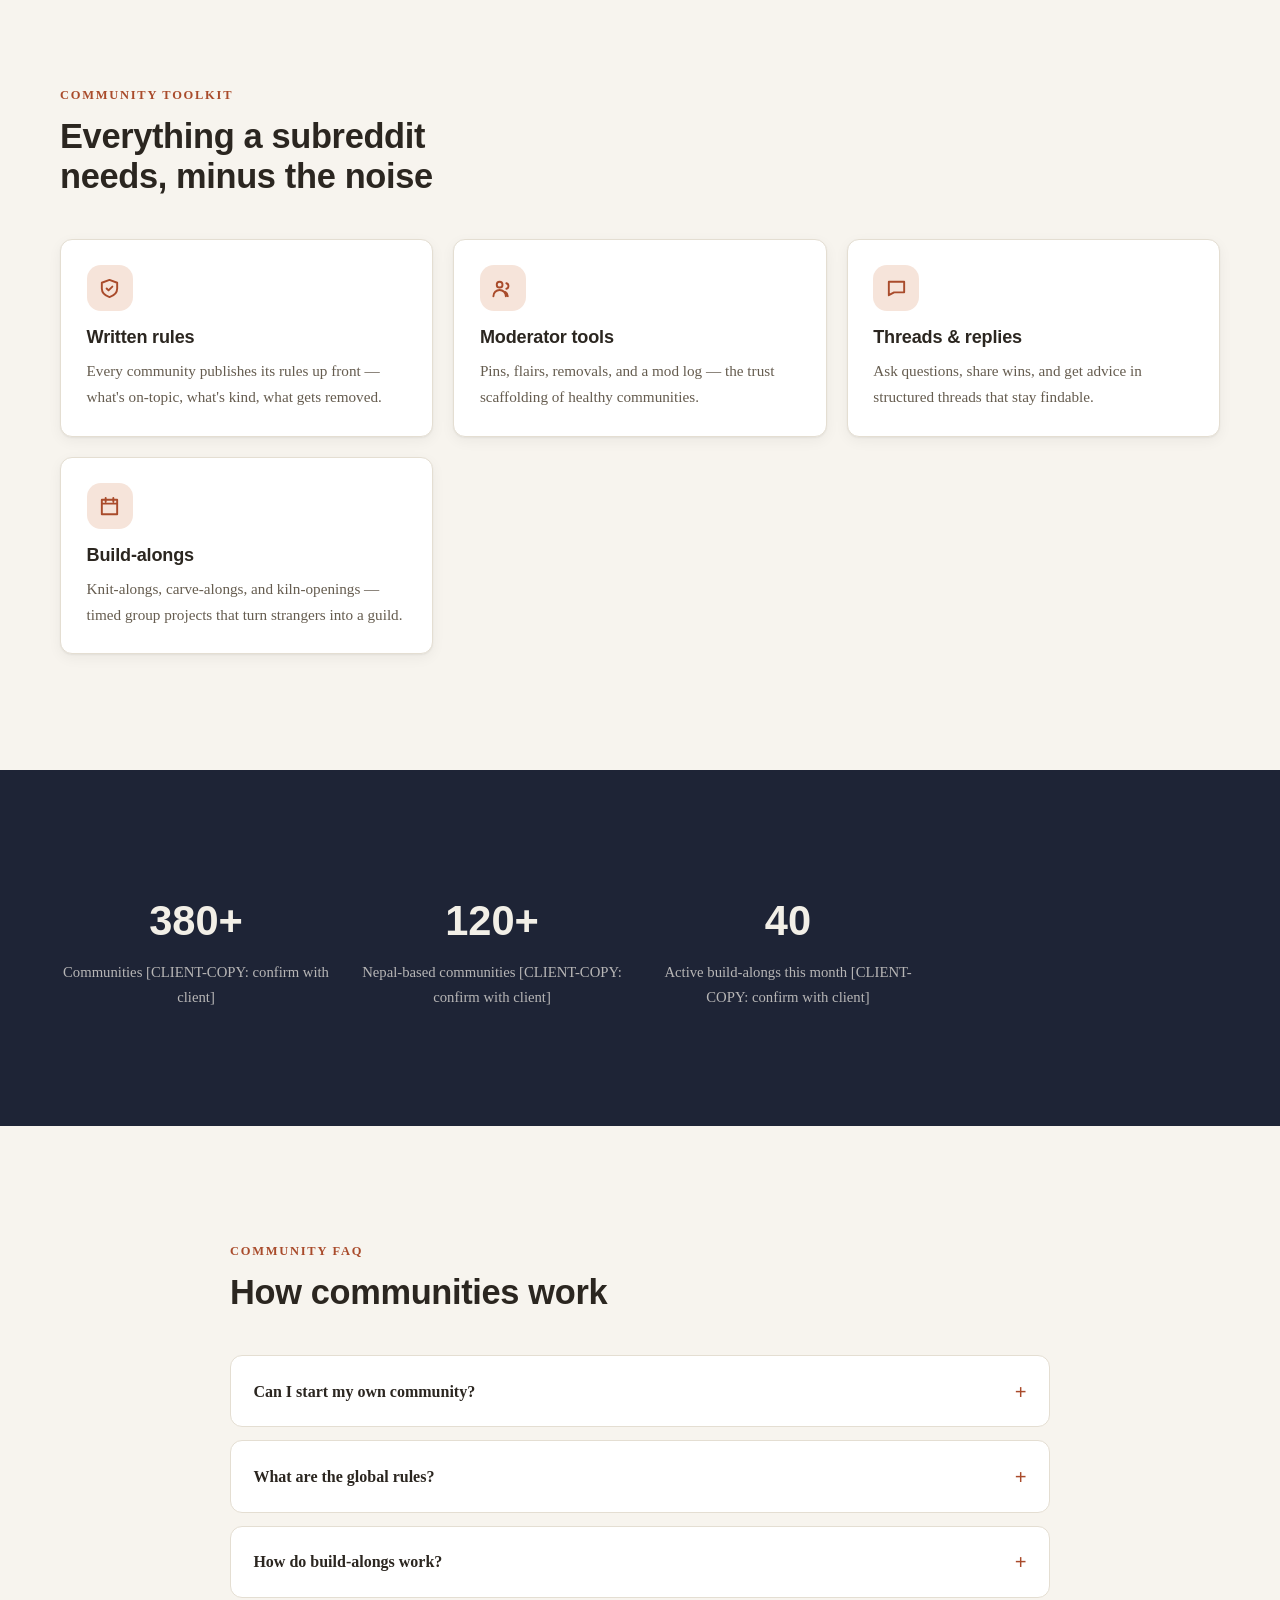
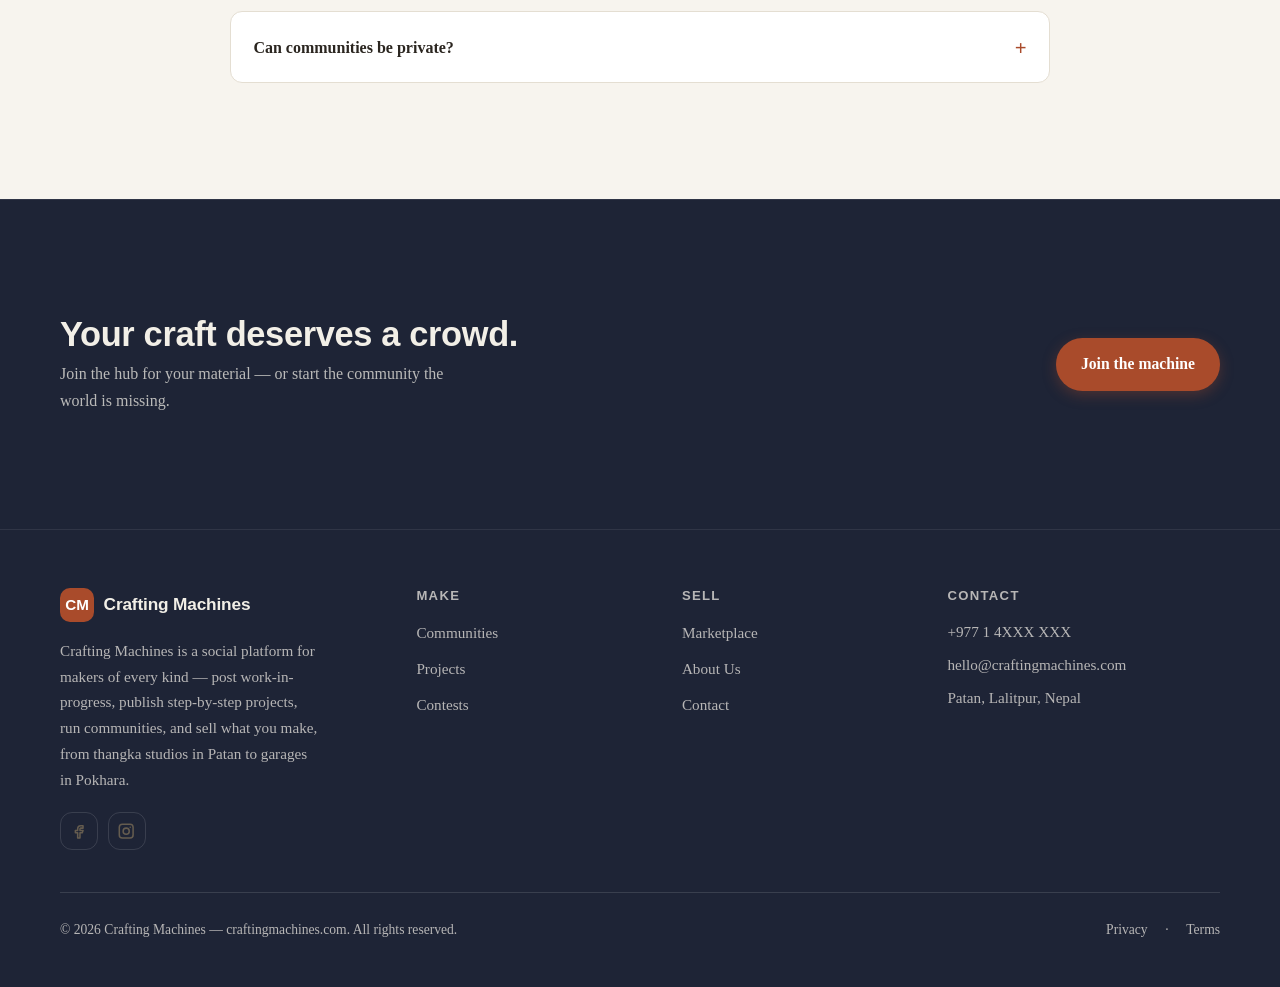
<file: communities.html>
<!DOCTYPE html>
<html lang="en">
<head>
<meta charset="utf-8">
<meta name="viewport" content="width=device-width, initial-scale=1">
<title>Communities — Crafting Machines — Crafting Machines</title>
<meta name="description" content="Browse craft communities by material — fiber, wood, clay, metal, paper, paint, and digital fabrication — each with its own rules, mods, and build-alongs.">
<meta property="og:title" content="Communities — Crafting Machines">
<meta property="og:description" content="Browse craft communities by material — fiber, wood, clay, metal, paper, paint, and digital fabrication — each with its own rules, mods, and build-alongs.">
<meta property="og:type" content="website">
<meta property="og:url" content="https://craftingmachines.com/communities.html">
<link rel="icon" href="data:image/svg+xml,%3Csvg%20xmlns%3D'http%3A%2F%2Fwww.w3.org%2F2000%2Fsvg'%20viewBox%3D'0%200%2064%2064'%3E%3Crect%20width%3D'64'%20height%3D'64'%20rx%3D'14'%20fill%3D'%23A94B2B'%2F%3E%3Ctext%20x%3D'32'%20y%3D'42'%20font-family%3D'Arial%2C%20sans-serif'%20font-size%3D'26'%20font-weight%3D'700'%20text-anchor%3D'middle'%20fill%3D'%23FFFFFF'%3ECM%3C%2Ftext%3E%3C%2Fsvg%3E">
<link rel="stylesheet" href="assets/style.css">
<script defer src="assets/main.js"></script>
<script defer src="assets/form.js"></script>
</head>
<body data-site="craftingmachines.com" data-page="communities.html">
<!-- CLIENT-COPY: All copy on this page is placeholder. Replace prices, contact details, statistics, and testimonial quotes with client-approved content before launch. -->
<a class="skip-link" href="#main">Skip to content</a>
<header class="site-header" data-header="light">
    <div class="container header-inner">
      <a class="brand" href="index.html"><span class="brand-mark" style="background:#A94B2B;color:#FFFFFF">CM</span><span class="brand-name">Crafting Machines</span></a>
      <nav class="main-nav" aria-label="Primary"><ul><li><a href="index.html">Home</a></li><li><a href="communities.html" aria-current="page">Communities</a></li><li><a href="projects.html">Projects</a></li><li><a href="marketplace.html">Marketplace</a></li><li><a href="contests.html">Contests</a></li><li><a href="about.html">About</a></li><li><a href="contact.html">Contact</a></li></ul></nav>
      <div class="header-actions"><a class="btn btn-primary btn-sm header-cta" href="contact.html">Start creating</a><button class="menu-toggle" aria-expanded="false" aria-controls="mobile-menu" aria-label="Open menu"><span class="icon" data-icon="menu" aria-hidden="true"></span></button></div>
    </div>
    <div class="mobile-menu" id="mobile-menu" hidden>
      <ul><li><a href="index.html">Home</a></li><li><a href="communities.html" aria-current="page">Communities</a></li><li><a href="projects.html">Projects</a></li><li><a href="marketplace.html">Marketplace</a></li><li><a href="contests.html">Contests</a></li><li><a href="about.html">About</a></li><li><a href="contact.html">Contact</a></li></ul>
      <a class="btn btn-primary btn-block" href="contact.html">Start creating</a>
    </div>
  </header>
<main id="main">
<section class="hero hero-inner has-art">
    <div class="container hero-grid">
      <div class="hero-copy">
        <nav class="crumbs" aria-label="Breadcrumb"><a href="index.html">Home</a><span aria-hidden="true">/</span><span aria-current="page">Communities</span></nav>
        <p class="kicker">Communities</p>
        <h1>Find your people, find your craft</h1>
        <p class="hero-lede">Topic hubs with their own rules, moderators, and build-alongs — the subreddit model, organised around materials instead of memes.</p>
        <div class="btn-row"><a class="btn btn-primary" href="contact.html">Start a community</a></div>
        
        
      </div>
      <div class="hero-art"><div class="art tiles-art" aria-hidden="true">
        <div class="tile" style="background:#F6E4DA"><span class="icon" data-icon="bolt" aria-hidden="true"></span></div>
        <div class="tile" style="background:#A94B2B;color:#FFFFFF"><span class="icon" data-icon="home" aria-hidden="true"></span></div>
        <div class="tile" style="background:#1E2436;color:#F2EFE7"><span class="icon" data-icon="wallet" aria-hidden="true"></span></div>
        <div class="tile" style="background:#F7F4EE;border:1.5px solid #E4DED2"><span class="icon" data-icon="leaf" aria-hidden="true"></span></div>
      </div></div>
    </div>
  </section>
<section class="sec">
        <div class="container">
          <div class="sec-head"><p class="kicker">The hubs</p><h2>Six homes for six hands</h2><p class="lede">Every hub has its own tool icon, pinned threads, and seasonal build-alongs.</p></div>
          <ul class="grid cats">
            <li class="card cat"><span class="cat-icon"><span class="icon" data-icon="heart" aria-hidden="true"></span></span><div><h3>Fiber &amp; Yarn</h3><p>2,100 makers</p></div><span class="icon" data-icon="arrow-up-right" aria-hidden="true"></span></li><li class="card cat"><span class="cat-icon"><span class="icon" data-icon="wrench" aria-hidden="true"></span></span><div><h3>Wood &amp; Carving</h3><p>1,600 makers</p></div><span class="icon" data-icon="arrow-up-right" aria-hidden="true"></span></li><li class="card cat"><span class="cat-icon"><span class="icon" data-icon="board" aria-hidden="true"></span></span><div><h3>Clay &amp; Pottery</h3><p>1,400 makers</p></div><span class="icon" data-icon="arrow-up-right" aria-hidden="true"></span></li><li class="card cat"><span class="cat-icon"><span class="icon" data-icon="spark" aria-hidden="true"></span></span><div><h3>Metal &amp; Jewelry</h3><p>1,200 makers</p></div><span class="icon" data-icon="arrow-up-right" aria-hidden="true"></span></li><li class="card cat"><span class="cat-icon"><span class="icon" data-icon="bookmark" aria-hidden="true"></span></span><div><h3>Paper &amp; Books</h3><p>900 makers</p></div><span class="icon" data-icon="arrow-up-right" aria-hidden="true"></span></li><li class="card cat"><span class="cat-icon"><span class="icon" data-icon="grid" aria-hidden="true"></span></span><div><h3>Paint &amp; Thangka</h3><p>800 makers</p></div><span class="icon" data-icon="arrow-up-right" aria-hidden="true"></span></li>
          </ul>
        </div></section><section class="sec">
        <div class="container">
          <div class="sec-head"><p class="kicker">Community toolkit</p><h2>Everything a subreddit needs, minus the noise</h2></div>
          <ul class="grid features">
            <li class="card feature"><span class="feature-icon"><span class="icon" data-icon="shield" aria-hidden="true"></span></span><h3>Written rules</h3><p>Every community publishes its rules up front — what&#39;s on-topic, what&#39;s kind, what gets removed.</p></li><li class="card feature"><span class="feature-icon"><span class="icon" data-icon="users" aria-hidden="true"></span></span><h3>Moderator tools</h3><p>Pins, flairs, removals, and a mod log — the trust scaffolding of healthy communities.</p></li><li class="card feature"><span class="feature-icon"><span class="icon" data-icon="chat" aria-hidden="true"></span></span><h3>Threads &amp; replies</h3><p>Ask questions, share wins, and get advice in structured threads that stay findable.</p></li><li class="card feature"><span class="feature-icon"><span class="icon" data-icon="calendar" aria-hidden="true"></span></span><h3>Build-alongs</h3><p>Knit-alongs, carve-alongs, and kiln-openings — timed group projects that turn strangers into a guild.</p></li>
          </ul>
        </div></section><section class="sec stats-sec" style="background:#1E2436;color:#F2EFE7">
        <div class="container">
          <dl class="stats">
            <div><dt>380+</dt><dd>Communities [CLIENT-COPY: confirm with client]</dd></div><div><dt>120+</dt><dd>Nepal-based communities [CLIENT-COPY: confirm with client]</dd></div><div><dt>40</dt><dd>Active build-alongs this month [CLIENT-COPY: confirm with client]</dd></div>
          </dl>
        </div></section><section class="sec">
        <div class="container narrow">
          <div class="sec-head"><p class="kicker">Community FAQ</p><h2>How communities work</h2></div>
          <div class="faq">
            <details class="faq-item"><summary>Can I start my own community?</summary><p>Yes — any member can start a community for a craft or niche that doesn&#39;t have a home yet. You become its first moderator.</p></details><details class="faq-item"><summary>What are the global rules?</summary><p>No hate, no harassment, no stolen work, no spam. Everything else is decided by each community&#39;s own rules.</p></details><details class="faq-item"><summary>How do build-alongs work?</summary><p>A moderator announces a theme and timeline; members post progress in a pinned thread and celebrate finishes together.</p></details><details class="faq-item"><summary>Can communities be private?</summary><p>Yes — invite-only communities exist for guilds, studios, and workshops that want a private space.</p></details>
          </div>
        </div></section><section class="sec cta-sec" style="background:#1E2436;color:#F2EFE7">
        <div class="container cta-inner">
          <div><h2>Your craft deserves a crowd.</h2><p>Join the hub for your material — or start the community the world is missing.</p></div>
          <a class="btn btn-primary" href="contact.html">Join the machine</a>
        </div></section>

</main>
<footer class="site-footer footer-dark" style="background:#1E2436;color:#F2EFE7">
    <div class="container">
      <div class="f-top">
        <div class="f-brand">
          <a class="brand" href="index.html"><span class="brand-mark" style="background:#A94B2B;color:#FFFFFF">CM</span><span class="brand-name">Crafting Machines</span></a>
          <p>Crafting Machines is a social platform for makers of every kind — post work-in-progress, publish step-by-step projects, run communities, and sell what you make, from thangka studios in Patan to garages in Pokhara.</p>
          <div class="socials"><a class="social" href="https://facebook.com/craftingmachines" aria-label="Facebook"><span class="icon" data-icon="facebook" aria-hidden="true"></span></a><a class="social" href="https://instagram.com/craftingmachines" aria-label="Instagram"><span class="icon" data-icon="instagram" aria-hidden="true"></span></a></div>
        </div>
        <div class="f-col"><h3>Make</h3><ul><li><a href="communities.html">Communities</a></li><li><a href="projects.html">Projects</a></li><li><a href="contests.html">Contests</a></li></ul></div><div class="f-col"><h3>Sell</h3><ul><li><a href="marketplace.html">Marketplace</a></li><li><a href="about.html">About Us</a></li><li><a href="contact.html">Contact</a></li></ul></div>
        <div class="f-col f-contact"><h3>Contact</h3>
          <p>+977 1 4XXX XXX</p>
          <p>hello@craftingmachines.com</p>
          <p>Patan, Lalitpur, Nepal</p>
        </div>
      </div>
      <div class="f-bottom"><p>© 2026 Crafting Machines — craftingmachines.com. All rights reserved.</p><div class="f-legal"><a href="privacy.html">Privacy</a> · <a href="terms.html">Terms</a></div></div>
    </div>
  </footer>
</body>
</html>
</file>
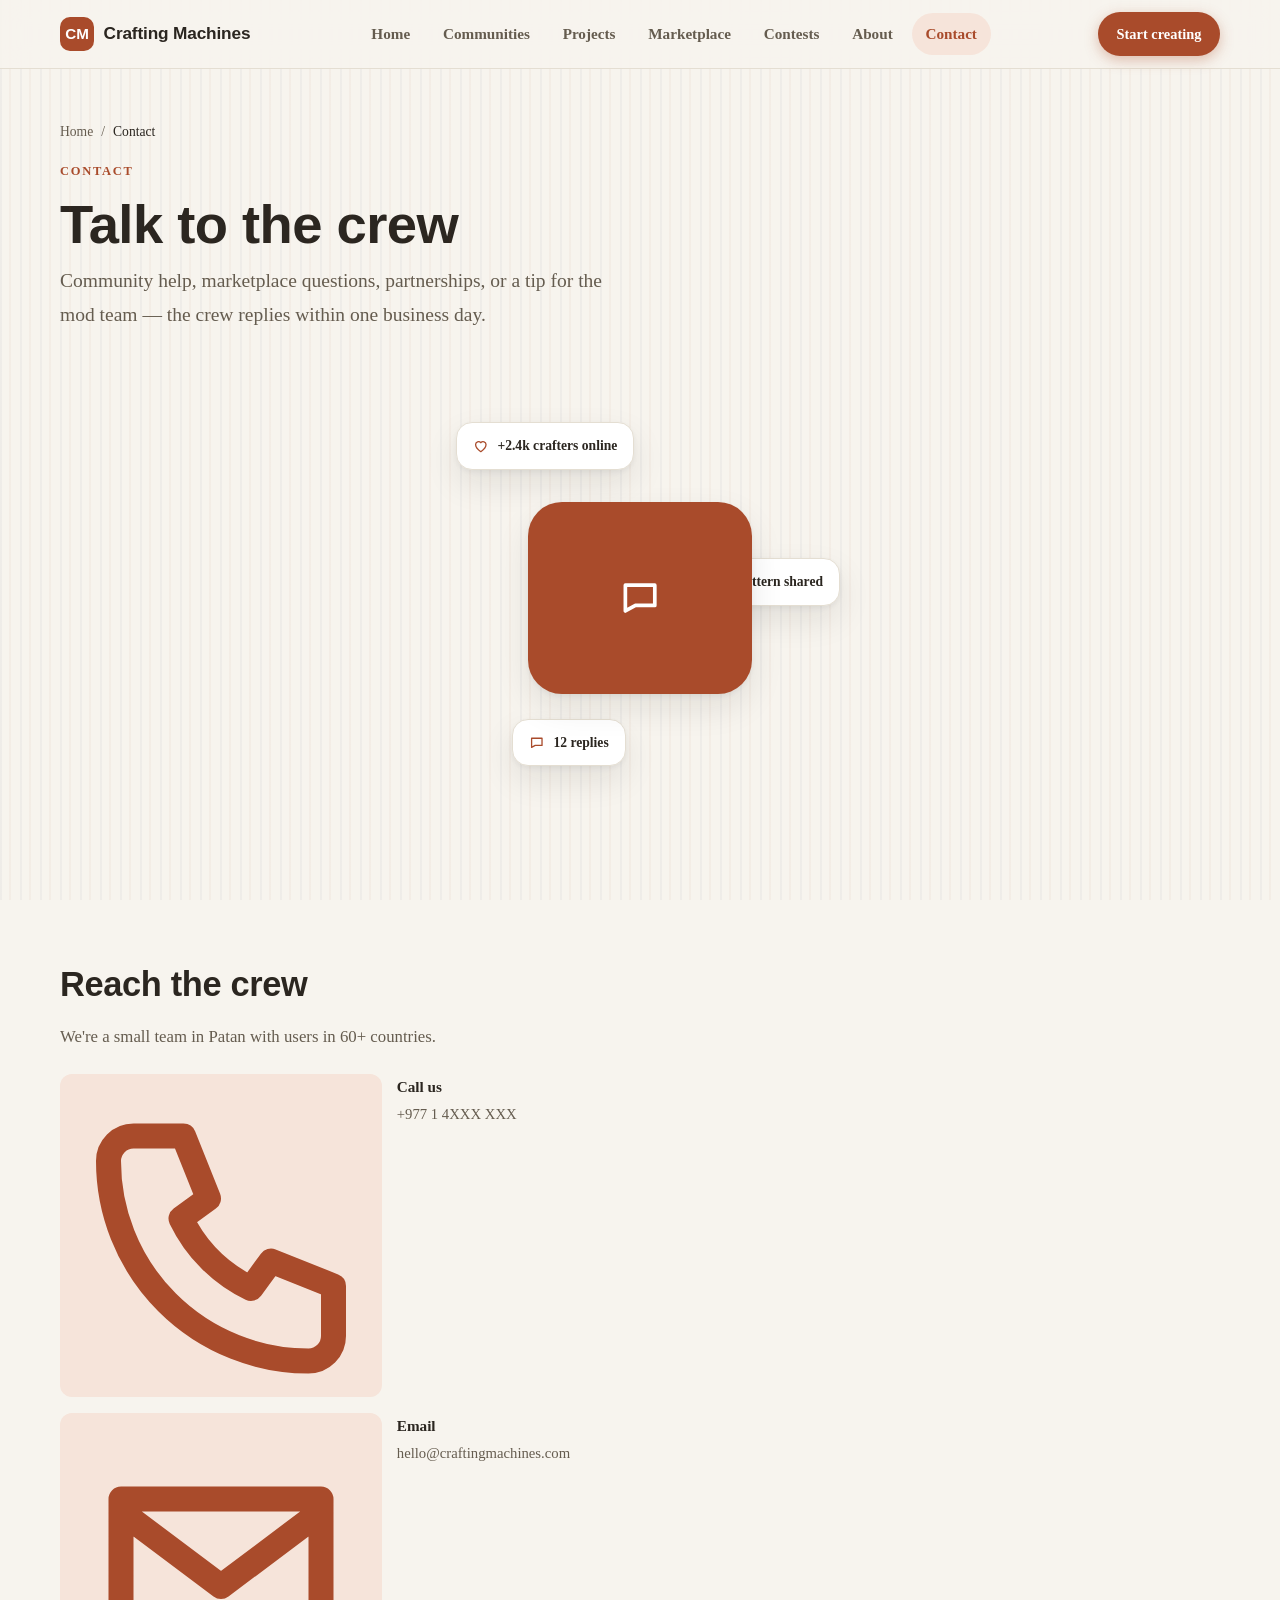
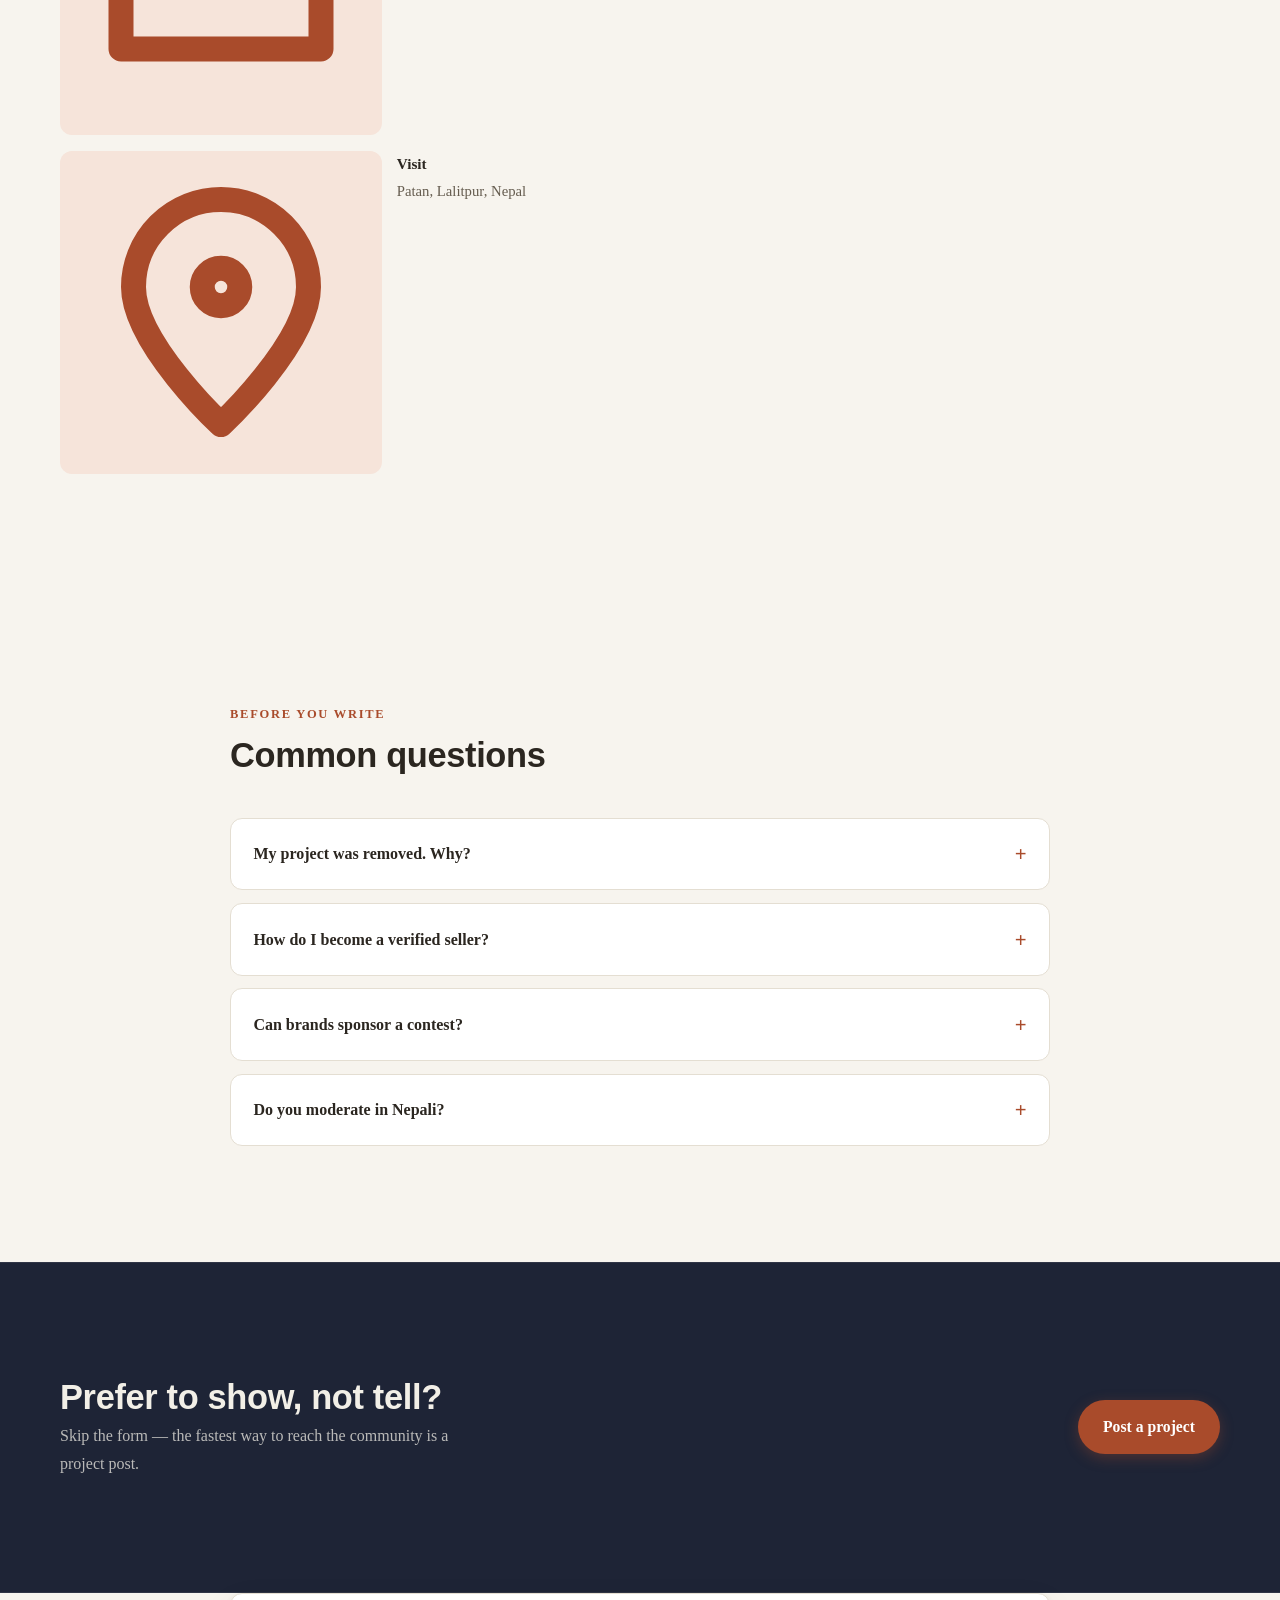
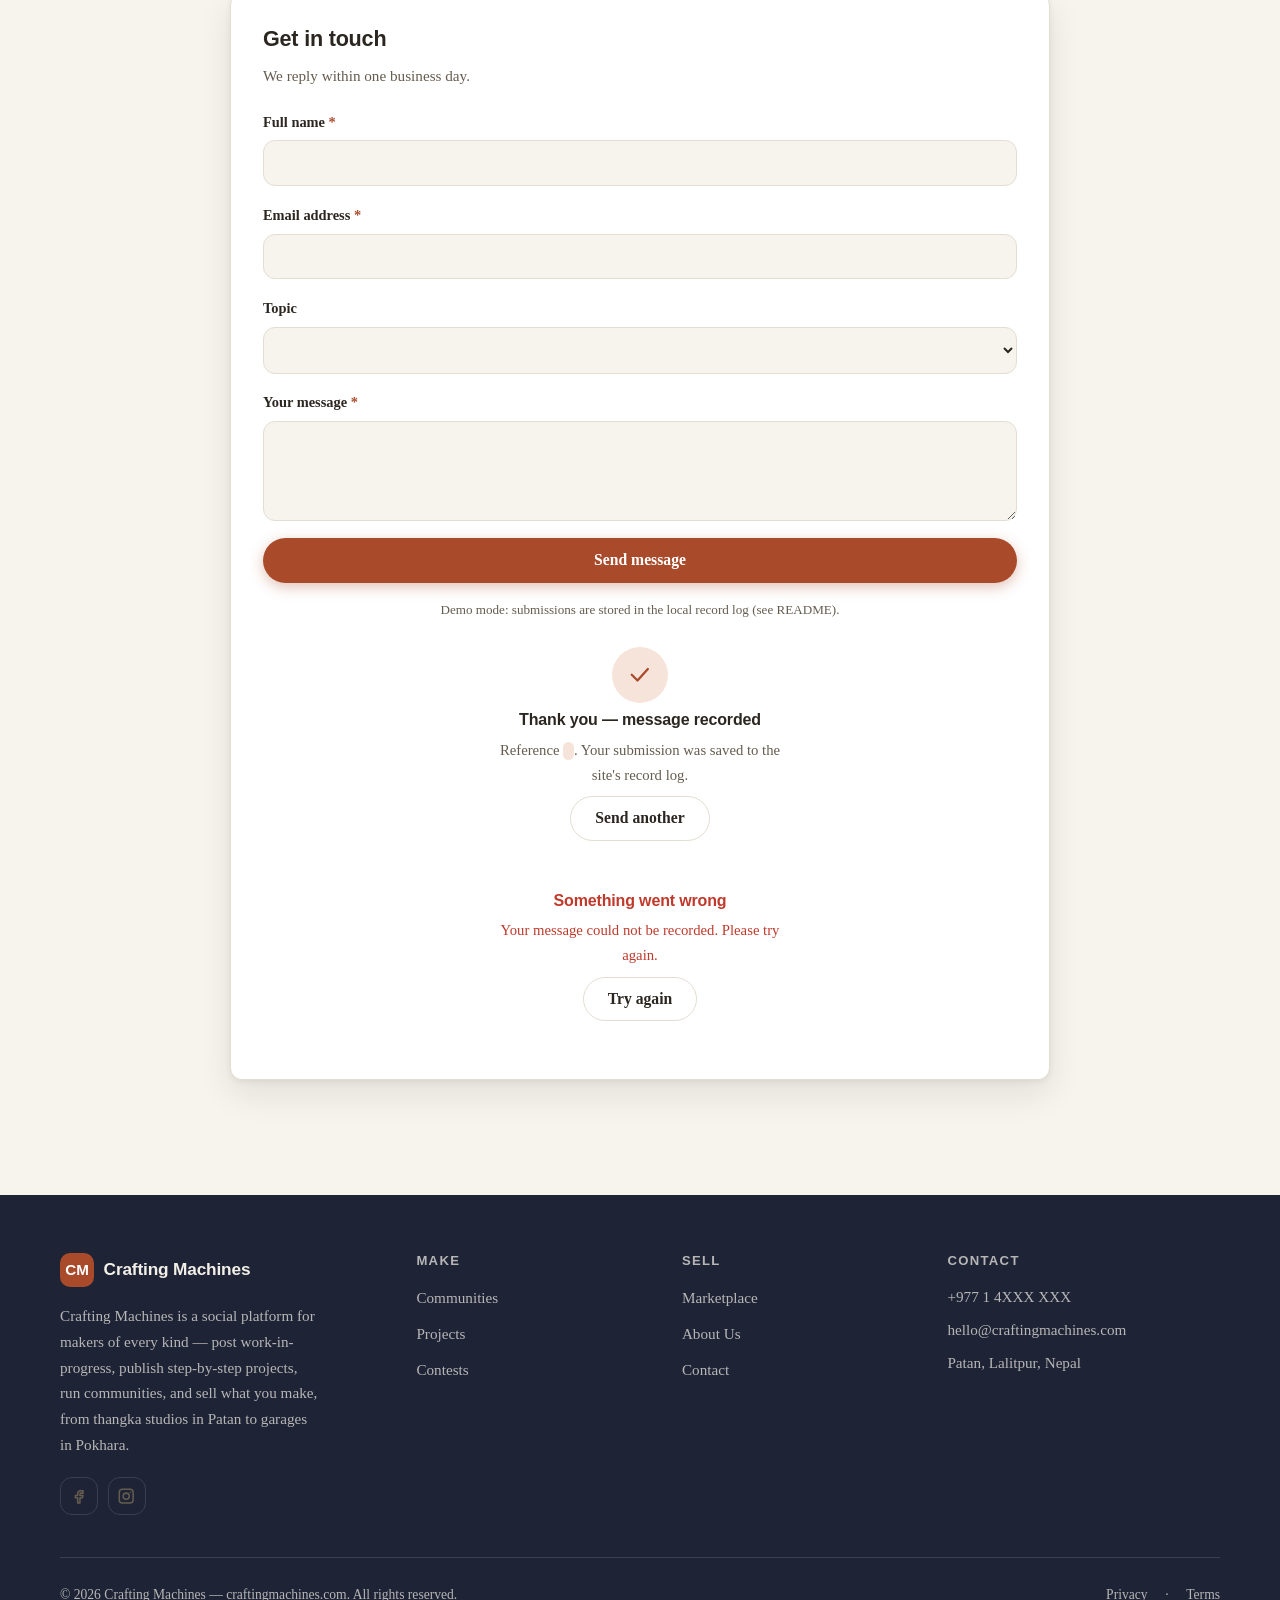
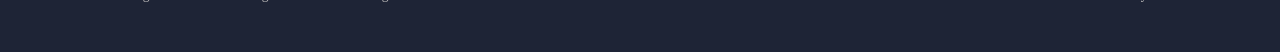
<file: contact.html>
<!DOCTYPE html>
<html lang="en">
<head>
<meta charset="utf-8">
<meta name="viewport" content="width=device-width, initial-scale=1">
<title>Contact — Crafting Machines — Crafting Machines</title>
<meta name="description" content="Contact the Crafting Machines crew — help with communities, projects, marketplace, partnerships, or press.">
<meta property="og:title" content="Contact — Crafting Machines">
<meta property="og:description" content="Contact the Crafting Machines crew — help with communities, projects, marketplace, partnerships, or press.">
<meta property="og:type" content="website">
<meta property="og:url" content="https://craftingmachines.com/contact.html">
<link rel="icon" href="data:image/svg+xml,%3Csvg%20xmlns%3D'http%3A%2F%2Fwww.w3.org%2F2000%2Fsvg'%20viewBox%3D'0%200%2064%2064'%3E%3Crect%20width%3D'64'%20height%3D'64'%20rx%3D'14'%20fill%3D'%23A94B2B'%2F%3E%3Ctext%20x%3D'32'%20y%3D'42'%20font-family%3D'Arial%2C%20sans-serif'%20font-size%3D'26'%20font-weight%3D'700'%20text-anchor%3D'middle'%20fill%3D'%23FFFFFF'%3ECM%3C%2Ftext%3E%3C%2Fsvg%3E">
<link rel="stylesheet" href="assets/style.css">
<script defer src="assets/main.js"></script>
<script defer src="assets/form.js"></script>
</head>
<body data-site="craftingmachines.com" data-page="contact.html">
<!-- CLIENT-COPY: All copy on this page is placeholder. Replace prices, contact details, statistics, and testimonial quotes with client-approved content before launch. -->
<a class="skip-link" href="#main">Skip to content</a>
<header class="site-header" data-header="light">
    <div class="container header-inner">
      <a class="brand" href="index.html"><span class="brand-mark" style="background:#A94B2B;color:#FFFFFF">CM</span><span class="brand-name">Crafting Machines</span></a>
      <nav class="main-nav" aria-label="Primary"><ul><li><a href="index.html">Home</a></li><li><a href="communities.html">Communities</a></li><li><a href="projects.html">Projects</a></li><li><a href="marketplace.html">Marketplace</a></li><li><a href="contests.html">Contests</a></li><li><a href="about.html">About</a></li><li><a href="contact.html" aria-current="page">Contact</a></li></ul></nav>
      <div class="header-actions"><a class="btn btn-primary btn-sm header-cta" href="contact.html">Start creating</a><button class="menu-toggle" aria-expanded="false" aria-controls="mobile-menu" aria-label="Open menu"><span class="icon" data-icon="menu" aria-hidden="true"></span></button></div>
    </div>
    <div class="mobile-menu" id="mobile-menu" hidden>
      <ul><li><a href="index.html">Home</a></li><li><a href="communities.html">Communities</a></li><li><a href="projects.html">Projects</a></li><li><a href="marketplace.html">Marketplace</a></li><li><a href="contests.html">Contests</a></li><li><a href="about.html">About</a></li><li><a href="contact.html" aria-current="page">Contact</a></li></ul>
      <a class="btn btn-primary btn-block" href="contact.html">Start creating</a>
    </div>
  </header>
<main id="main">
<section class="hero hero-inner has-art">
    <div class="container hero-grid">
      <div class="hero-copy">
        <nav class="crumbs" aria-label="Breadcrumb"><a href="index.html">Home</a><span aria-hidden="true">/</span><span aria-current="page">Contact</span></nav>
        <p class="kicker">Contact</p>
        <h1>Talk to the crew</h1>
        <p class="hero-lede">Community help, marketplace questions, partnerships, or a tip for the mod team — the crew replies within one business day.</p>
        
        
        
      </div>
      <div class="hero-art"><div class="art bubbles-art" aria-hidden="true">
        <div class="bubble b1"><span class="icon" data-icon="heart" aria-hidden="true"></span><span>+2.4k crafters online</span></div>
        <div class="bubble b2"><span class="icon" data-icon="spark" aria-hidden="true"></span><span>New pattern shared</span></div>
        <div class="bubble b3"><span class="icon" data-icon="chat" aria-hidden="true"></span><span>12 replies</span></div>
        <div class="bubble-core"><span class="icon" data-icon="chat" aria-hidden="true"></span></div>
      </div></div>
    </div>
  </section>
<section class="sec">
        <div class="container split">
          <div class="split-copy">
            <h2>Reach the crew</h2>
            <p class="lede">We&#39;re a small team in Patan with users in 60+ countries.</p>
            <ul class="contact-list">
              <li><span class="icon" data-icon="phone" aria-hidden="true"></span><div><b>Call us</b><span>+977 1 4XXX XXX</span></div></li><li><span class="icon" data-icon="mail" aria-hidden="true"></span><div><b>Email</b><span>hello@craftingmachines.com</span></div></li><li><span class="icon" data-icon="pin" aria-hidden="true"></span><div><b>Visit</b><span>Patan, Lalitpur, Nepal</span></div></li>
            </ul>
          </div>
          
        </div></section><section class="sec">
        <div class="container narrow">
          <div class="sec-head"><p class="kicker">Before you write</p><h2>Common questions</h2></div>
          <div class="faq">
            <details class="faq-item"><summary>My project was removed. Why?</summary><p>Most removals are reposts of others&#39; work or missing attribution. Reply to the notice and we&#39;ll review it with you.</p></details><details class="faq-item"><summary>How do I become a verified seller?</summary><p>Apply from your profile — a human reviews your listing photos and background within 3 working days.</p></details><details class="faq-item"><summary>Can brands sponsor a contest?</summary><p>Yes — we love local tool, yarn, and clay sponsors. Email partnerships@craftingmachines.com.</p></details><details class="faq-item"><summary>Do you moderate in Nepali?</summary><p>Yes — our mod team covers Nepali and English, and several communities run fully bilingual.</p></details>
          </div>
        </div></section><section class="sec cta-sec" style="background:#1E2436;color:#F2EFE7">
        <div class="container cta-inner">
          <div><h2>Prefer to show, not tell?</h2><p>Skip the form — the fastest way to reach the community is a project post.</p></div>
          <a class="btn btn-primary" href="projects.html">Post a project</a>
        </div></section>
<section class="sec form-sec"><div class="container narrow"><div class="form-card card">
    <h3>Get in touch</h3>
    <p class="form-lede">We reply within one business day.</p>
    <form data-persist data-form="contact" novalidate>
      <div class="field"><label for="f-name">Full name <span class="req" aria-hidden="true">*</span></label><input id="f-name" name="name" type="text" required><p class="field-error" id="e-name" hidden></p></div><div class="field"><label for="f-email">Email address <span class="req" aria-hidden="true">*</span></label><input id="f-email" name="email" type="email" required><p class="field-error" id="e-email" hidden></p></div><div class="field"><label for="f-topic">Topic</label><select id="f-topic" name="topic"></select><p class="field-error" id="e-topic" hidden></p></div><div class="field"><label for="f-message">Your message <span class="req" aria-hidden="true">*</span></label><textarea id="f-message" name="message" rows="4" required></textarea><p class="field-error" id="e-message" hidden></p></div>
      <button class="btn btn-primary btn-block" type="submit">Send message</button>
      <p class="form-note">Demo mode: submissions are stored in the local record log (see README).</p>
    </form>
    <div class="form-done" hidden role="status">
      <span class="done-icon"><span class="icon" data-icon="check" aria-hidden="true"></span></span>
      <h4>Thank you — message recorded</h4>
      <p>Reference <code class="ref-id"></code>. Your submission was saved to the site's record log. <span class="done-mode"></span></p>
      <button class="btn btn-ghost" type="button" data-reset-form>Send another</button>
    </div>
    <div class="form-fail" hidden role="alert">
      <h4>Something went wrong</h4>
      <p>Your message could not be recorded. Please try again.</p>
      <button class="btn btn-ghost" type="button" data-reset-form>Try again</button>
    </div>
  </div></div></section>
</main>
<footer class="site-footer footer-dark" style="background:#1E2436;color:#F2EFE7">
    <div class="container">
      <div class="f-top">
        <div class="f-brand">
          <a class="brand" href="index.html"><span class="brand-mark" style="background:#A94B2B;color:#FFFFFF">CM</span><span class="brand-name">Crafting Machines</span></a>
          <p>Crafting Machines is a social platform for makers of every kind — post work-in-progress, publish step-by-step projects, run communities, and sell what you make, from thangka studios in Patan to garages in Pokhara.</p>
          <div class="socials"><a class="social" href="https://facebook.com/craftingmachines" aria-label="Facebook"><span class="icon" data-icon="facebook" aria-hidden="true"></span></a><a class="social" href="https://instagram.com/craftingmachines" aria-label="Instagram"><span class="icon" data-icon="instagram" aria-hidden="true"></span></a></div>
        </div>
        <div class="f-col"><h3>Make</h3><ul><li><a href="communities.html">Communities</a></li><li><a href="projects.html">Projects</a></li><li><a href="contests.html">Contests</a></li></ul></div><div class="f-col"><h3>Sell</h3><ul><li><a href="marketplace.html">Marketplace</a></li><li><a href="about.html">About Us</a></li><li><a href="contact.html">Contact</a></li></ul></div>
        <div class="f-col f-contact"><h3>Contact</h3>
          <p>+977 1 4XXX XXX</p>
          <p>hello@craftingmachines.com</p>
          <p>Patan, Lalitpur, Nepal</p>
        </div>
      </div>
      <div class="f-bottom"><p>© 2026 Crafting Machines — craftingmachines.com. All rights reserved.</p><div class="f-legal"><a href="privacy.html">Privacy</a> · <a href="terms.html">Terms</a></div></div>
    </div>
  </footer>
</body>
</html>
</file>
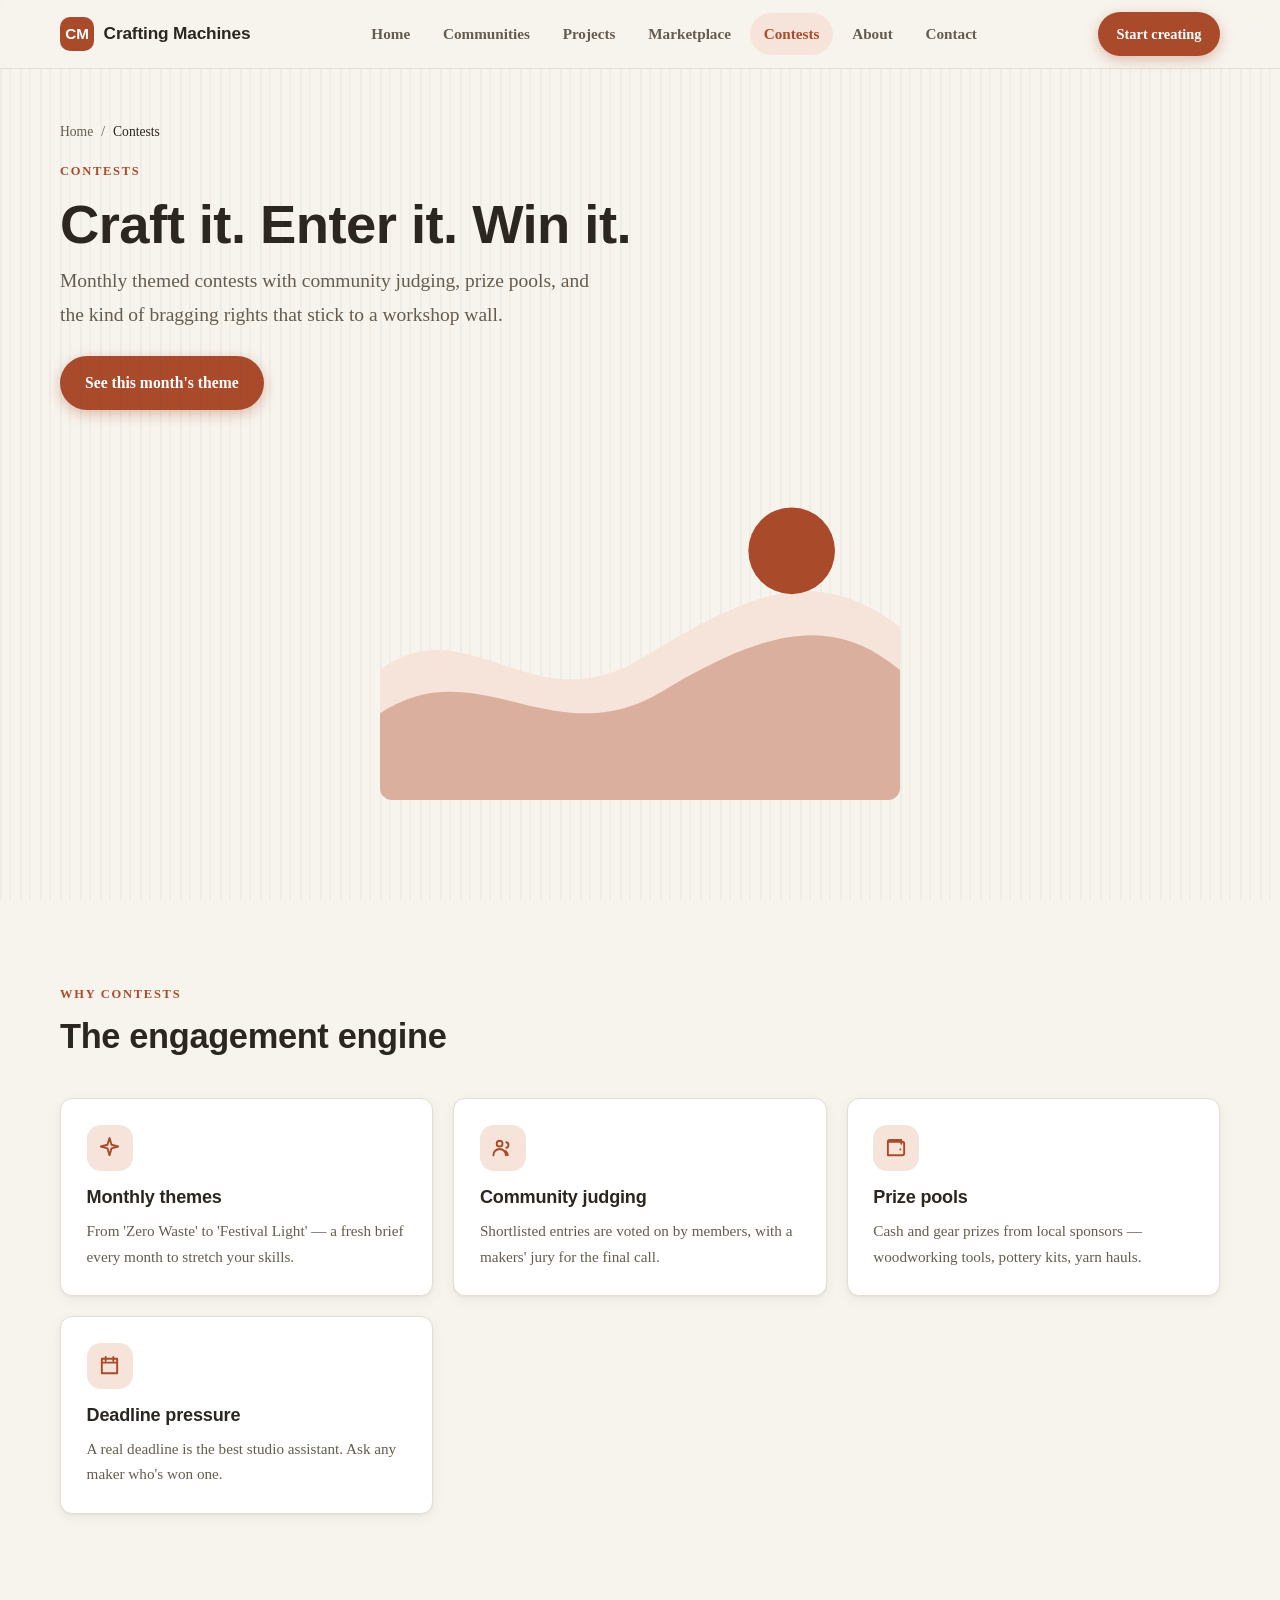
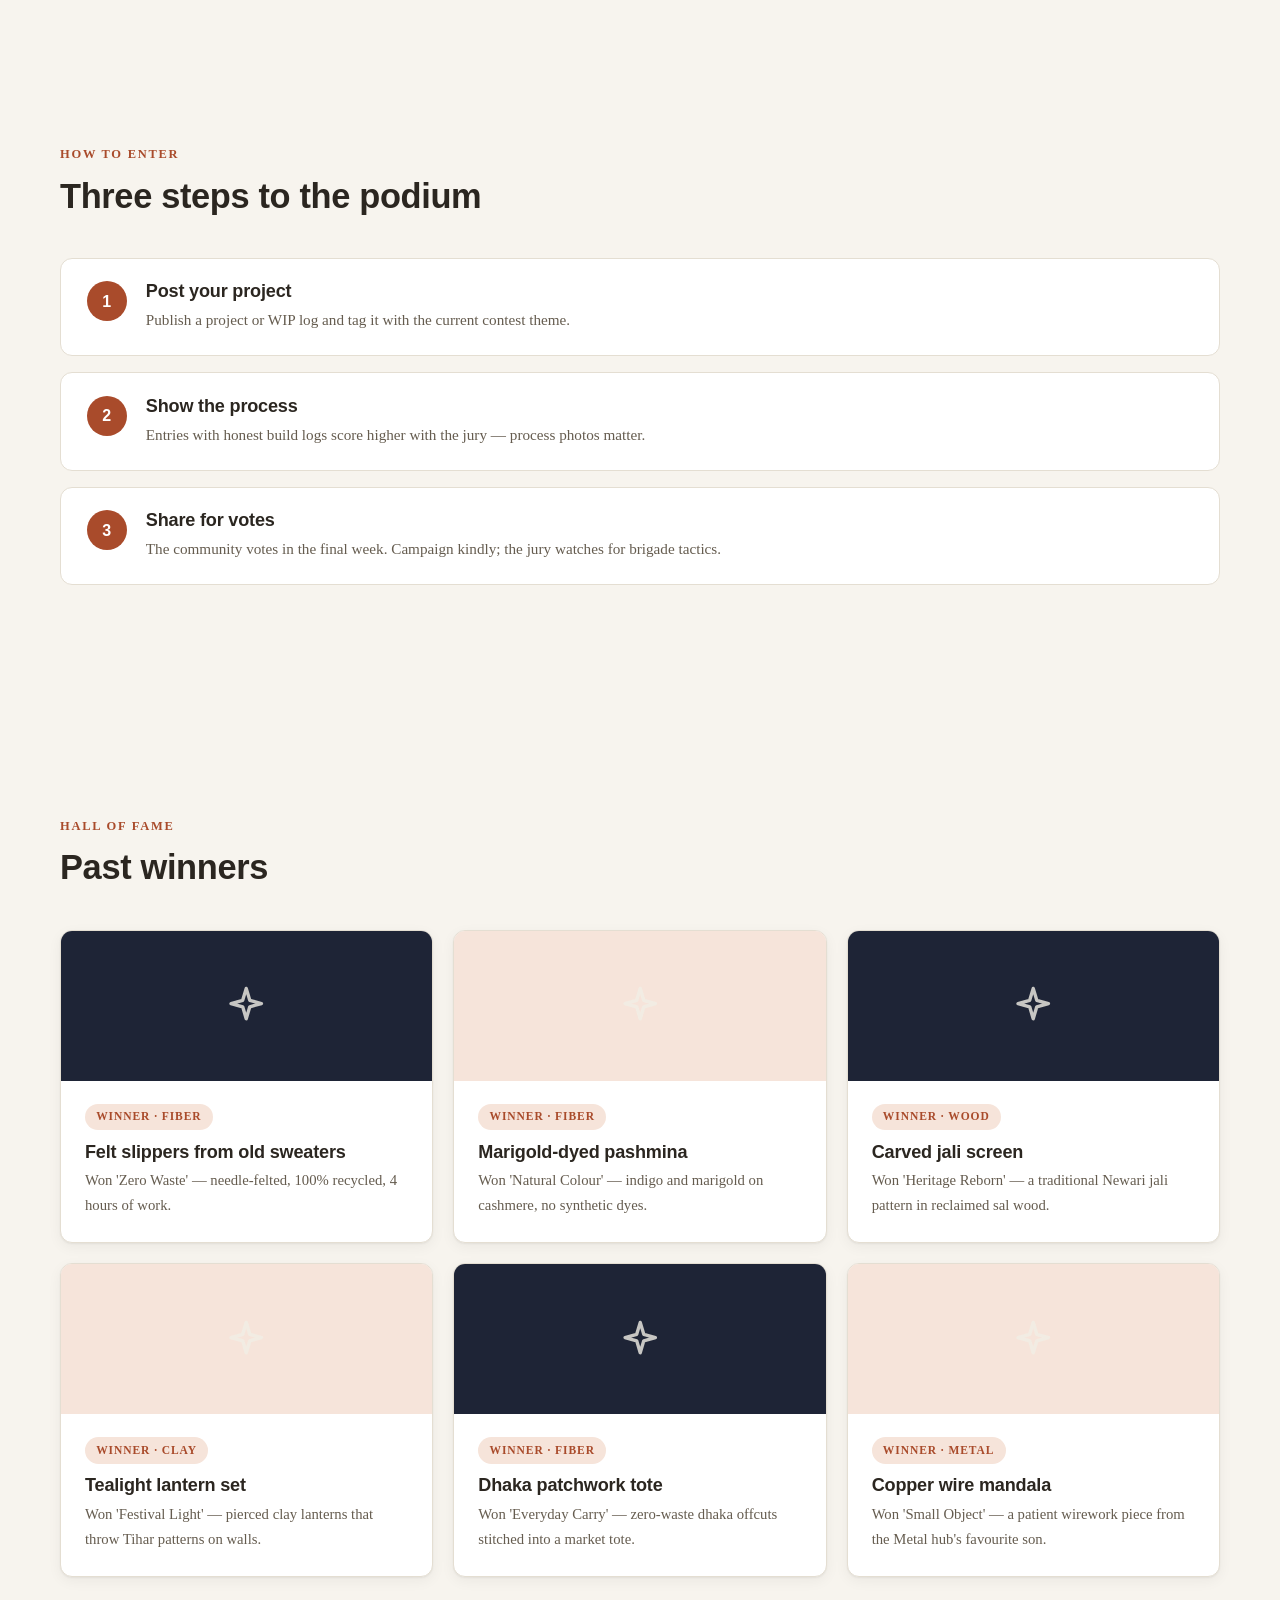
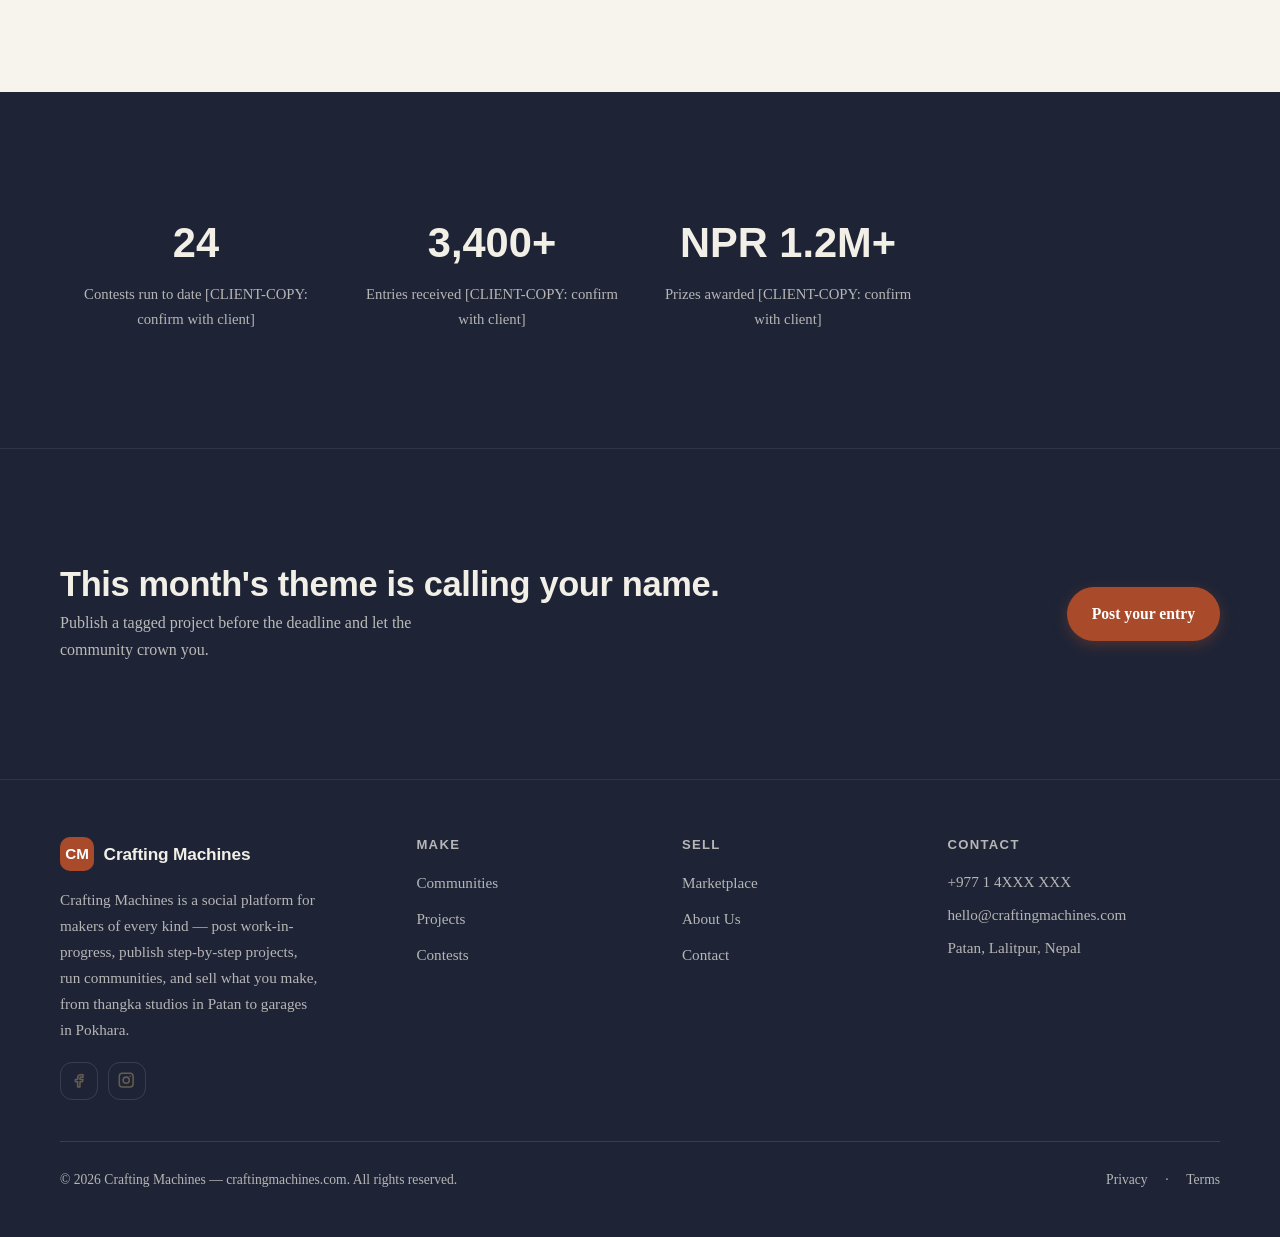
<file: contests.html>
<!DOCTYPE html>
<html lang="en">
<head>
<meta charset="utf-8">
<meta name="viewport" content="width=device-width, initial-scale=1">
<title>Contests — Crafting Machines — Crafting Machines</title>
<meta name="description" content="Monthly themed craft contests with community judging, prize pools, and sponsor spotlights — enter with a project, win glory and gear.">
<meta property="og:title" content="Contests — Crafting Machines">
<meta property="og:description" content="Monthly themed craft contests with community judging, prize pools, and sponsor spotlights — enter with a project, win glory and gear.">
<meta property="og:type" content="website">
<meta property="og:url" content="https://craftingmachines.com/contests.html">
<link rel="icon" href="data:image/svg+xml,%3Csvg%20xmlns%3D'http%3A%2F%2Fwww.w3.org%2F2000%2Fsvg'%20viewBox%3D'0%200%2064%2064'%3E%3Crect%20width%3D'64'%20height%3D'64'%20rx%3D'14'%20fill%3D'%23A94B2B'%2F%3E%3Ctext%20x%3D'32'%20y%3D'42'%20font-family%3D'Arial%2C%20sans-serif'%20font-size%3D'26'%20font-weight%3D'700'%20text-anchor%3D'middle'%20fill%3D'%23FFFFFF'%3ECM%3C%2Ftext%3E%3C%2Fsvg%3E">
<link rel="stylesheet" href="assets/style.css">
<script defer src="assets/main.js"></script>
<script defer src="assets/form.js"></script>
</head>
<body data-site="craftingmachines.com" data-page="contests.html">
<!-- CLIENT-COPY: All copy on this page is placeholder. Replace prices, contact details, statistics, and testimonial quotes with client-approved content before launch. -->
<a class="skip-link" href="#main">Skip to content</a>
<header class="site-header" data-header="light">
    <div class="container header-inner">
      <a class="brand" href="index.html"><span class="brand-mark" style="background:#A94B2B;color:#FFFFFF">CM</span><span class="brand-name">Crafting Machines</span></a>
      <nav class="main-nav" aria-label="Primary"><ul><li><a href="index.html">Home</a></li><li><a href="communities.html">Communities</a></li><li><a href="projects.html">Projects</a></li><li><a href="marketplace.html">Marketplace</a></li><li><a href="contests.html" aria-current="page">Contests</a></li><li><a href="about.html">About</a></li><li><a href="contact.html">Contact</a></li></ul></nav>
      <div class="header-actions"><a class="btn btn-primary btn-sm header-cta" href="contact.html">Start creating</a><button class="menu-toggle" aria-expanded="false" aria-controls="mobile-menu" aria-label="Open menu"><span class="icon" data-icon="menu" aria-hidden="true"></span></button></div>
    </div>
    <div class="mobile-menu" id="mobile-menu" hidden>
      <ul><li><a href="index.html">Home</a></li><li><a href="communities.html">Communities</a></li><li><a href="projects.html">Projects</a></li><li><a href="marketplace.html">Marketplace</a></li><li><a href="contests.html" aria-current="page">Contests</a></li><li><a href="about.html">About</a></li><li><a href="contact.html">Contact</a></li></ul>
      <a class="btn btn-primary btn-block" href="contact.html">Start creating</a>
    </div>
  </header>
<main id="main">
<section class="hero hero-inner has-art">
    <div class="container hero-grid">
      <div class="hero-copy">
        <nav class="crumbs" aria-label="Breadcrumb"><a href="index.html">Home</a><span aria-hidden="true">/</span><span aria-current="page">Contests</span></nav>
        <p class="kicker">Contests</p>
        <h1>Craft it. Enter it. Win it.</h1>
        <p class="hero-lede">Monthly themed contests with community judging, prize pools, and the kind of bragging rights that stick to a workshop wall.</p>
        <div class="btn-row"><a class="btn btn-primary" href="projects.html">See this month&#39;s theme</a></div>
        
        
      </div>
      <div class="hero-art"><div class="art wave-art" aria-hidden="true">
        <svg viewBox="0 0 480 300" role="presentation" preserveAspectRatio="none">
          <path d="M0 180 C80 120 140 230 240 170 S400 80 480 140 L480 300 L0 300 Z" fill="#F6E4DA"/>
          <path d="M0 220 C90 160 160 260 260 200 S420 130 480 180 L480 300 L0 300 Z" fill="#A94B2B" opacity="0.35"/>
          <circle cx="380" cy="70" r="40" fill="#A94B2B"/>
        </svg></div></div>
    </div>
  </section>
<section class="sec">
        <div class="container">
          <div class="sec-head"><p class="kicker">Why contests</p><h2>The engagement engine</h2></div>
          <ul class="grid features">
            <li class="card feature"><span class="feature-icon"><span class="icon" data-icon="spark" aria-hidden="true"></span></span><h3>Monthly themes</h3><p>From &#39;Zero Waste&#39; to &#39;Festival Light&#39; — a fresh brief every month to stretch your skills.</p></li><li class="card feature"><span class="feature-icon"><span class="icon" data-icon="users" aria-hidden="true"></span></span><h3>Community judging</h3><p>Shortlisted entries are voted on by members, with a makers&#39; jury for the final call.</p></li><li class="card feature"><span class="feature-icon"><span class="icon" data-icon="wallet" aria-hidden="true"></span></span><h3>Prize pools</h3><p>Cash and gear prizes from local sponsors — woodworking tools, pottery kits, yarn hauls.</p></li><li class="card feature"><span class="feature-icon"><span class="icon" data-icon="calendar" aria-hidden="true"></span></span><h3>Deadline pressure</h3><p>A real deadline is the best studio assistant. Ask any maker who&#39;s won one.</p></li>
          </ul>
        </div></section><section class="sec">
        <div class="container">
          <div class="sec-head"><p class="kicker">How to enter</p><h2>Three steps to the podium</h2></div>
          <ol class="steps">
            <li class="step"><span class="step-n">1</span><div><h3>Post your project</h3><p>Publish a project or WIP log and tag it with the current contest theme.</p></div></li><li class="step"><span class="step-n">2</span><div><h3>Show the process</h3><p>Entries with honest build logs score higher with the jury — process photos matter.</p></div></li><li class="step"><span class="step-n">3</span><div><h3>Share for votes</h3><p>The community votes in the final week. Campaign kindly; the jury watches for brigade tactics.</p></div></li>
          </ol>
        </div></section><section class="sec">
        <div class="container">
          <div class="sec-head"><p class="kicker">Hall of fame</p><h2>Past winners</h2></div>
          <ul class="grid gallery">
            <li class="card gal">
              <div class="gal-vis" style="background:#1E2436"><span class="icon" data-icon="spark" aria-hidden="true"></span></div>
              <div class="gal-body"><span class="tag">Winner · Fiber</span><h3>Felt slippers from old sweaters</h3><p>Won &#39;Zero Waste&#39; — needle-felted, 100% recycled, 4 hours of work.</p></div>
            </li><li class="card gal">
              <div class="gal-vis" style="background:#F6E4DA"><span class="icon" data-icon="spark" aria-hidden="true"></span></div>
              <div class="gal-body"><span class="tag">Winner · Fiber</span><h3>Marigold-dyed pashmina</h3><p>Won &#39;Natural Colour&#39; — indigo and marigold on cashmere, no synthetic dyes.</p></div>
            </li><li class="card gal">
              <div class="gal-vis" style="background:#1E2436"><span class="icon" data-icon="spark" aria-hidden="true"></span></div>
              <div class="gal-body"><span class="tag">Winner · Wood</span><h3>Carved jali screen</h3><p>Won &#39;Heritage Reborn&#39; — a traditional Newari jali pattern in reclaimed sal wood.</p></div>
            </li><li class="card gal">
              <div class="gal-vis" style="background:#F6E4DA"><span class="icon" data-icon="spark" aria-hidden="true"></span></div>
              <div class="gal-body"><span class="tag">Winner · Clay</span><h3>Tealight lantern set</h3><p>Won &#39;Festival Light&#39; — pierced clay lanterns that throw Tihar patterns on walls.</p></div>
            </li><li class="card gal">
              <div class="gal-vis" style="background:#1E2436"><span class="icon" data-icon="spark" aria-hidden="true"></span></div>
              <div class="gal-body"><span class="tag">Winner · Fiber</span><h3>Dhaka patchwork tote</h3><p>Won &#39;Everyday Carry&#39; — zero-waste dhaka offcuts stitched into a market tote.</p></div>
            </li><li class="card gal">
              <div class="gal-vis" style="background:#F6E4DA"><span class="icon" data-icon="spark" aria-hidden="true"></span></div>
              <div class="gal-body"><span class="tag">Winner · Metal</span><h3>Copper wire mandala</h3><p>Won &#39;Small Object&#39; — a patient wirework piece from the Metal hub&#39;s favourite son.</p></div>
            </li>
          </ul>
        </div></section><section class="sec stats-sec" style="background:#1E2436;color:#F2EFE7">
        <div class="container">
          <dl class="stats">
            <div><dt>24</dt><dd>Contests run to date [CLIENT-COPY: confirm with client]</dd></div><div><dt>3,400+</dt><dd>Entries received [CLIENT-COPY: confirm with client]</dd></div><div><dt>NPR 1.2M+</dt><dd>Prizes awarded [CLIENT-COPY: confirm with client]</dd></div>
          </dl>
        </div></section><section class="sec cta-sec" style="background:#1E2436;color:#F2EFE7">
        <div class="container cta-inner">
          <div><h2>This month&#39;s theme is calling your name.</h2><p>Publish a tagged project before the deadline and let the community crown you.</p></div>
          <a class="btn btn-primary" href="projects.html">Post your entry</a>
        </div></section>

</main>
<footer class="site-footer footer-dark" style="background:#1E2436;color:#F2EFE7">
    <div class="container">
      <div class="f-top">
        <div class="f-brand">
          <a class="brand" href="index.html"><span class="brand-mark" style="background:#A94B2B;color:#FFFFFF">CM</span><span class="brand-name">Crafting Machines</span></a>
          <p>Crafting Machines is a social platform for makers of every kind — post work-in-progress, publish step-by-step projects, run communities, and sell what you make, from thangka studios in Patan to garages in Pokhara.</p>
          <div class="socials"><a class="social" href="https://facebook.com/craftingmachines" aria-label="Facebook"><span class="icon" data-icon="facebook" aria-hidden="true"></span></a><a class="social" href="https://instagram.com/craftingmachines" aria-label="Instagram"><span class="icon" data-icon="instagram" aria-hidden="true"></span></a></div>
        </div>
        <div class="f-col"><h3>Make</h3><ul><li><a href="communities.html">Communities</a></li><li><a href="projects.html">Projects</a></li><li><a href="contests.html">Contests</a></li></ul></div><div class="f-col"><h3>Sell</h3><ul><li><a href="marketplace.html">Marketplace</a></li><li><a href="about.html">About Us</a></li><li><a href="contact.html">Contact</a></li></ul></div>
        <div class="f-col f-contact"><h3>Contact</h3>
          <p>+977 1 4XXX XXX</p>
          <p>hello@craftingmachines.com</p>
          <p>Patan, Lalitpur, Nepal</p>
        </div>
      </div>
      <div class="f-bottom"><p>© 2026 Crafting Machines — craftingmachines.com. All rights reserved.</p><div class="f-legal"><a href="privacy.html">Privacy</a> · <a href="terms.html">Terms</a></div></div>
    </div>
  </footer>
</body>
</html>
</file>
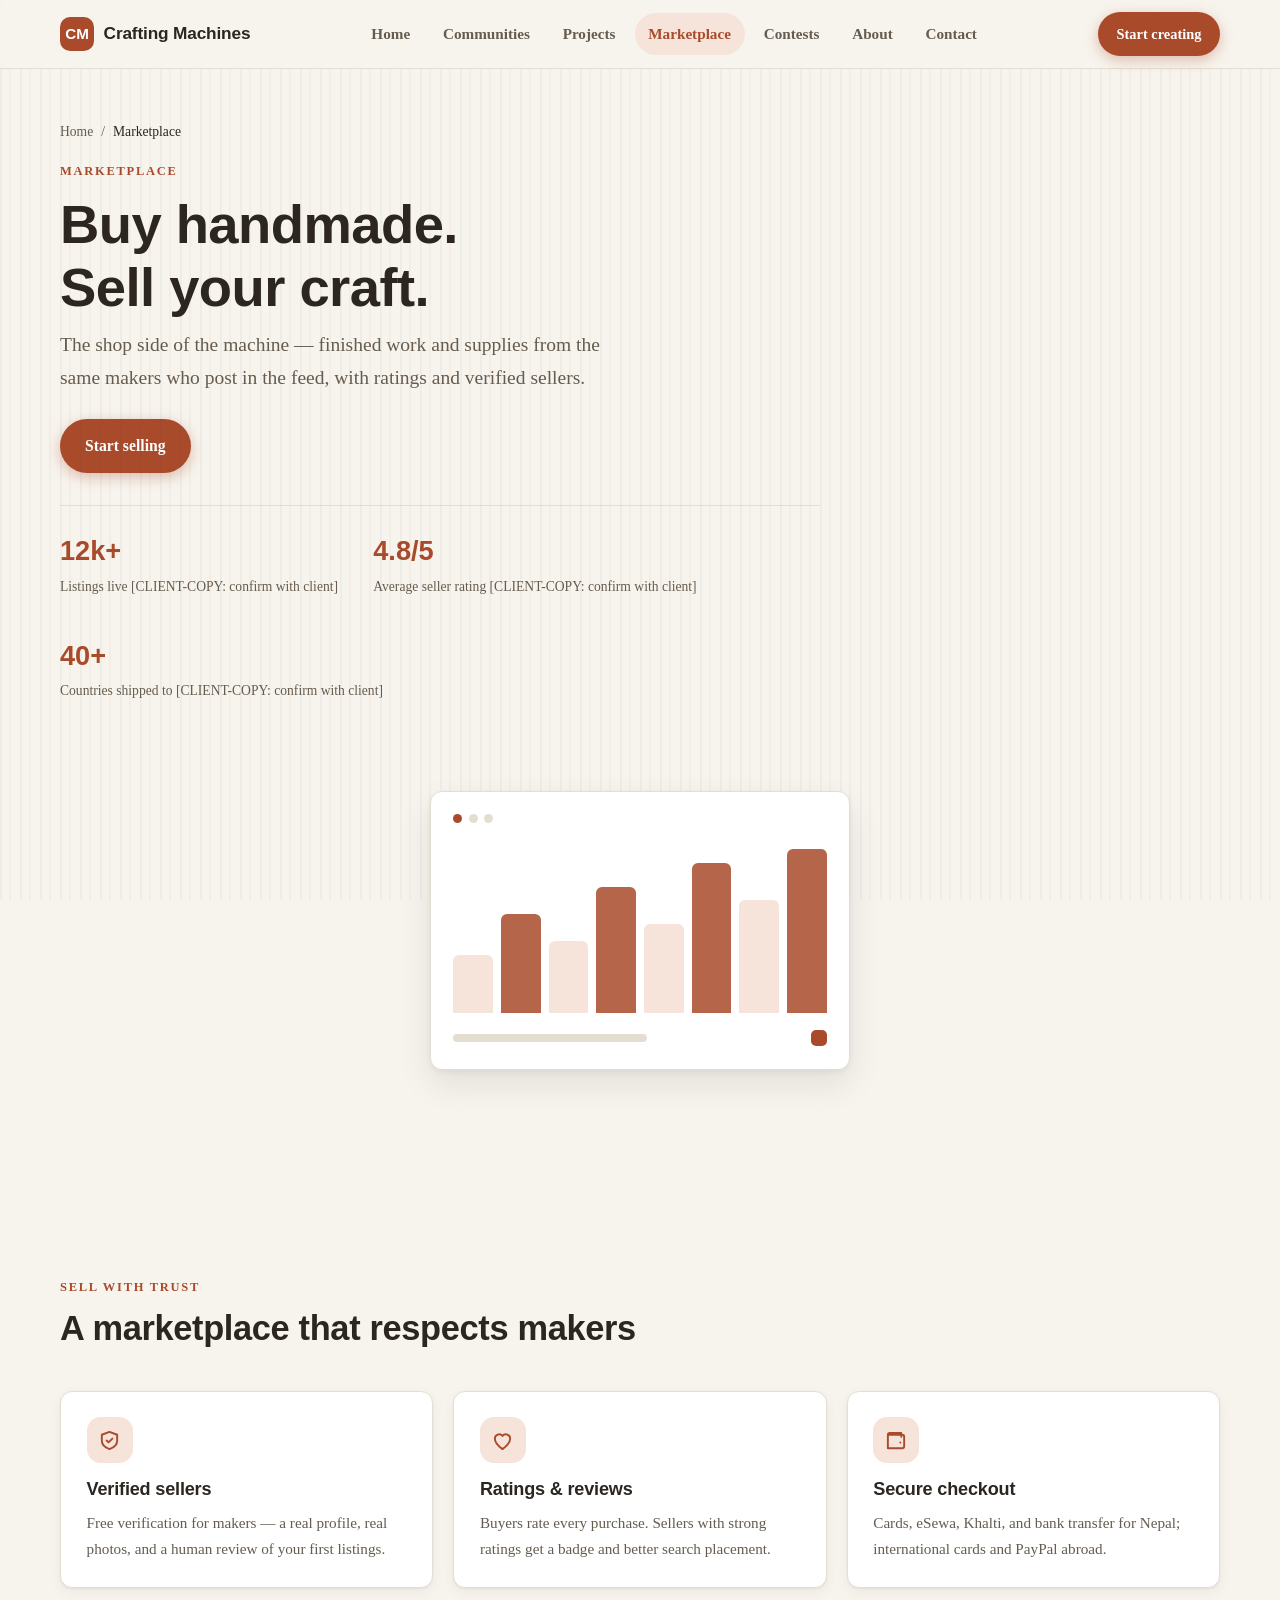
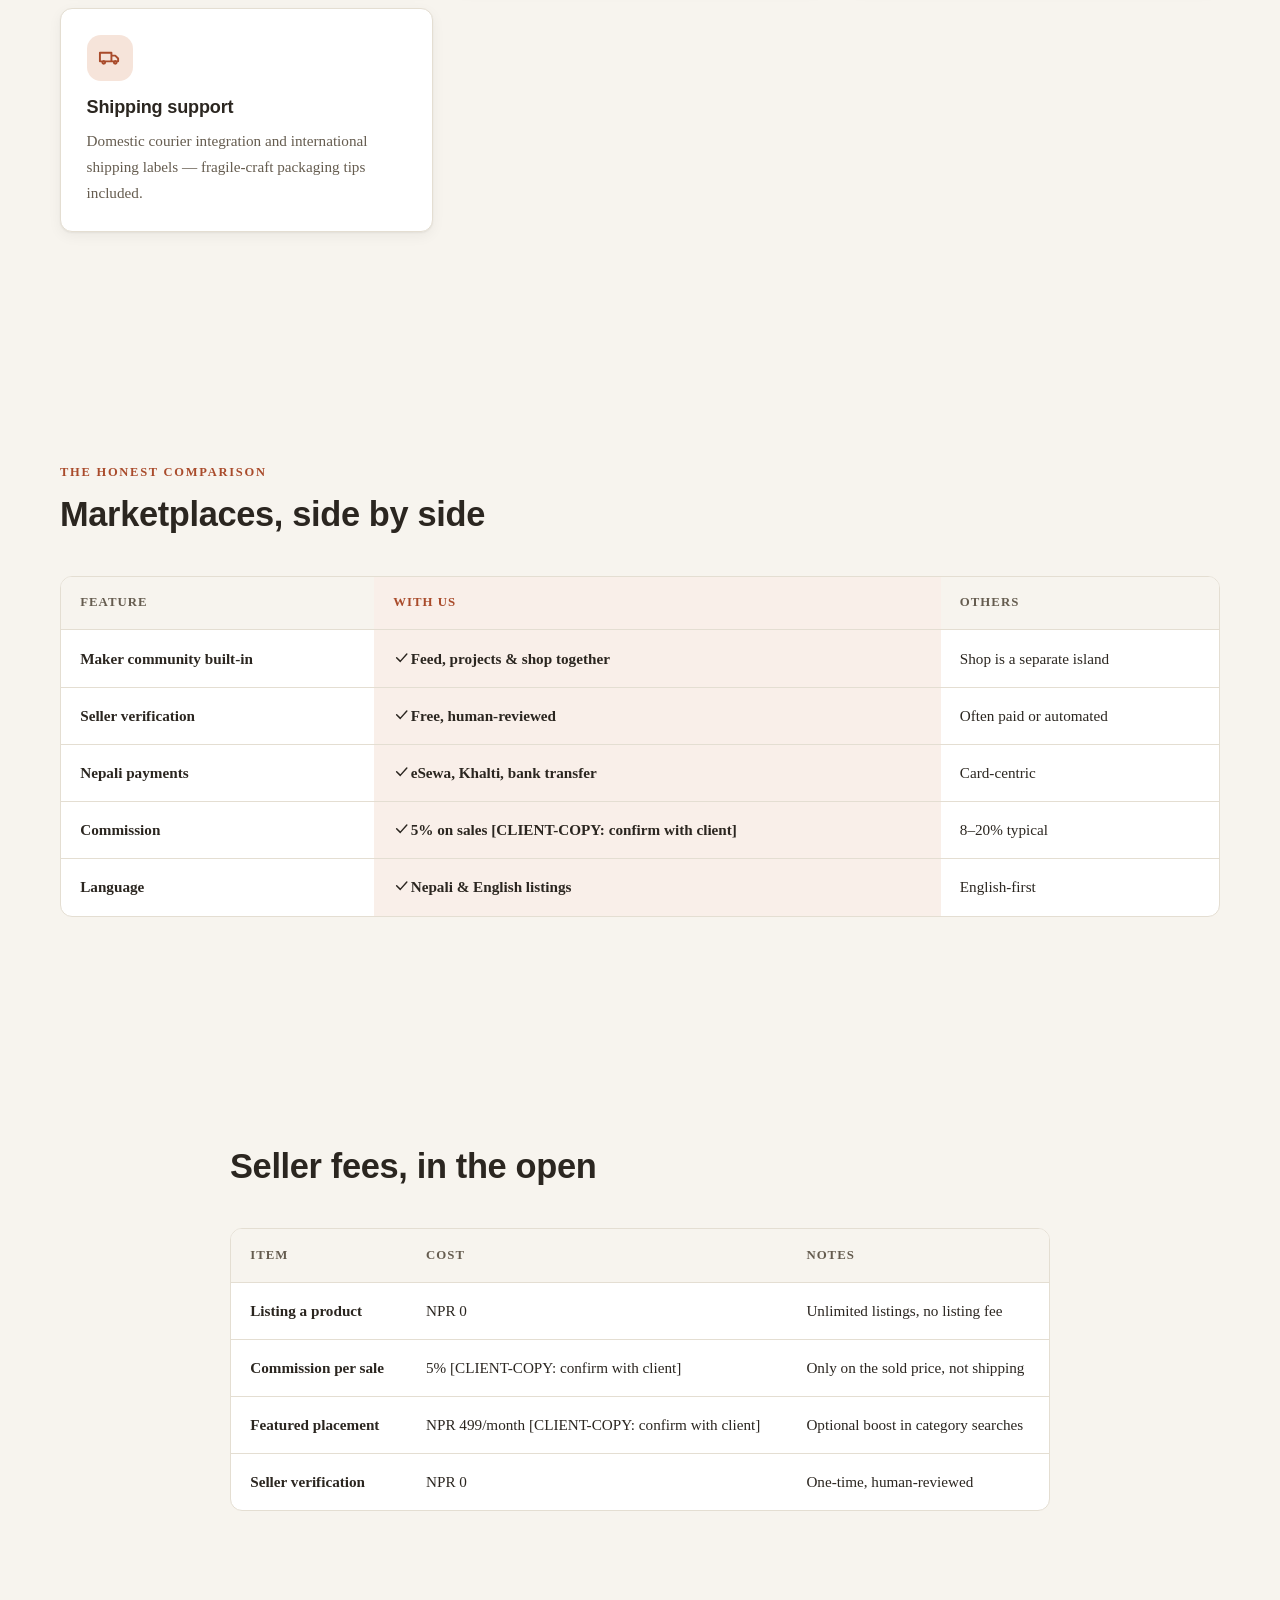
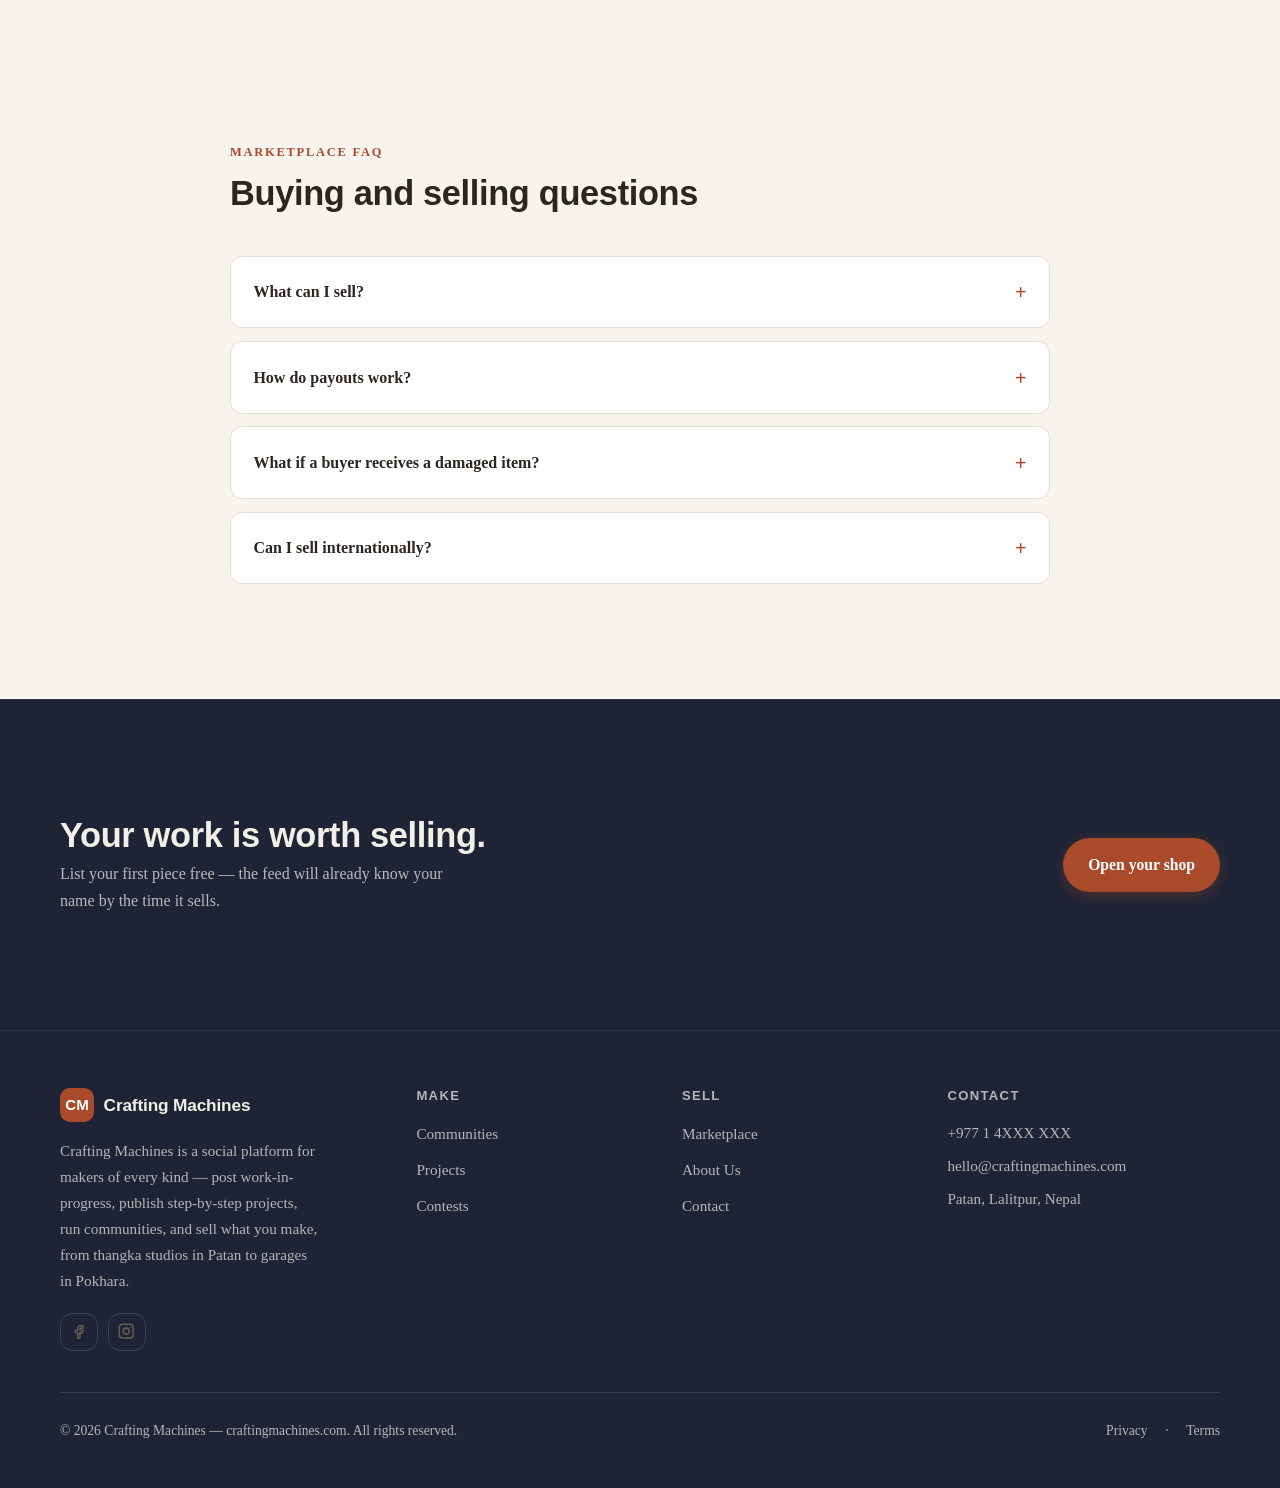
<file: marketplace.html>
<!DOCTYPE html>
<html lang="en">
<head>
<meta charset="utf-8">
<meta name="viewport" content="width=device-width, initial-scale=1">
<title>Marketplace — Crafting Machines — Crafting Machines</title>
<meta name="description" content="Buy handmade work and craft supplies from verified makers — with ratings, reviews, secure checkout, and support for local and international shipping.">
<meta property="og:title" content="Marketplace — Crafting Machines">
<meta property="og:description" content="Buy handmade work and craft supplies from verified makers — with ratings, reviews, secure checkout, and support for local and international shipping.">
<meta property="og:type" content="website">
<meta property="og:url" content="https://craftingmachines.com/marketplace.html">
<link rel="icon" href="data:image/svg+xml,%3Csvg%20xmlns%3D'http%3A%2F%2Fwww.w3.org%2F2000%2Fsvg'%20viewBox%3D'0%200%2064%2064'%3E%3Crect%20width%3D'64'%20height%3D'64'%20rx%3D'14'%20fill%3D'%23A94B2B'%2F%3E%3Ctext%20x%3D'32'%20y%3D'42'%20font-family%3D'Arial%2C%20sans-serif'%20font-size%3D'26'%20font-weight%3D'700'%20text-anchor%3D'middle'%20fill%3D'%23FFFFFF'%3ECM%3C%2Ftext%3E%3C%2Fsvg%3E">
<link rel="stylesheet" href="assets/style.css">
<script defer src="assets/main.js"></script>
<script defer src="assets/form.js"></script>
</head>
<body data-site="craftingmachines.com" data-page="marketplace.html">
<!-- CLIENT-COPY: All copy on this page is placeholder. Replace prices, contact details, statistics, and testimonial quotes with client-approved content before launch. -->
<a class="skip-link" href="#main">Skip to content</a>
<header class="site-header" data-header="light">
    <div class="container header-inner">
      <a class="brand" href="index.html"><span class="brand-mark" style="background:#A94B2B;color:#FFFFFF">CM</span><span class="brand-name">Crafting Machines</span></a>
      <nav class="main-nav" aria-label="Primary"><ul><li><a href="index.html">Home</a></li><li><a href="communities.html">Communities</a></li><li><a href="projects.html">Projects</a></li><li><a href="marketplace.html" aria-current="page">Marketplace</a></li><li><a href="contests.html">Contests</a></li><li><a href="about.html">About</a></li><li><a href="contact.html">Contact</a></li></ul></nav>
      <div class="header-actions"><a class="btn btn-primary btn-sm header-cta" href="contact.html">Start creating</a><button class="menu-toggle" aria-expanded="false" aria-controls="mobile-menu" aria-label="Open menu"><span class="icon" data-icon="menu" aria-hidden="true"></span></button></div>
    </div>
    <div class="mobile-menu" id="mobile-menu" hidden>
      <ul><li><a href="index.html">Home</a></li><li><a href="communities.html">Communities</a></li><li><a href="projects.html">Projects</a></li><li><a href="marketplace.html" aria-current="page">Marketplace</a></li><li><a href="contests.html">Contests</a></li><li><a href="about.html">About</a></li><li><a href="contact.html">Contact</a></li></ul>
      <a class="btn btn-primary btn-block" href="contact.html">Start creating</a>
    </div>
  </header>
<main id="main">
<section class="hero hero-inner has-art">
    <div class="container hero-grid">
      <div class="hero-copy">
        <nav class="crumbs" aria-label="Breadcrumb"><a href="index.html">Home</a><span aria-hidden="true">/</span><span aria-current="page">Marketplace</span></nav>
        <p class="kicker">Marketplace</p>
        <h1>Buy handmade. Sell your craft.</h1>
        <p class="hero-lede">The shop side of the machine — finished work and supplies from the same makers who post in the feed, with ratings and verified sellers.</p>
        <div class="btn-row"><a class="btn btn-primary" href="contact.html">Start selling</a></div>
        
        <dl class="hero-stats"><div><dt>12k+</dt><dd>Listings live [CLIENT-COPY: confirm with client]</dd></div><div><dt>4.8/5</dt><dd>Average seller rating [CLIENT-COPY: confirm with client]</dd></div><div><dt>40+</dt><dd>Countries shipped to [CLIENT-COPY: confirm with client]</dd></div></dl>
      </div>
      <div class="hero-art"><div class="art chart-art" aria-hidden="true">
        <div class="chart-card">
          <div class="chart-head"><span></span><span></span><span></span></div>
          <div class="chart-bars">
            <i style="height:34%"></i><i style="height:58%"></i><i style="height:42%"></i>
            <i style="height:74%"></i><i style="height:52%"></i><i style="height:88%"></i>
            <i style="height:66%"></i><i style="height:96%"></i>
          </div>
          <div class="chart-foot"><span></span><b style="background:#A94B2B"></b></div>
        </div></div></div>
    </div>
  </section>
<section class="sec">
        <div class="container">
          <div class="sec-head"><p class="kicker">Sell with trust</p><h2>A marketplace that respects makers</h2></div>
          <ul class="grid features">
            <li class="card feature"><span class="feature-icon"><span class="icon" data-icon="shield" aria-hidden="true"></span></span><h3>Verified sellers</h3><p>Free verification for makers — a real profile, real photos, and a human review of your first listings.</p></li><li class="card feature"><span class="feature-icon"><span class="icon" data-icon="heart" aria-hidden="true"></span></span><h3>Ratings &amp; reviews</h3><p>Buyers rate every purchase. Sellers with strong ratings get a badge and better search placement.</p></li><li class="card feature"><span class="feature-icon"><span class="icon" data-icon="wallet" aria-hidden="true"></span></span><h3>Secure checkout</h3><p>Cards, eSewa, Khalti, and bank transfer for Nepal; international cards and PayPal abroad.</p></li><li class="card feature"><span class="feature-icon"><span class="icon" data-icon="truck" aria-hidden="true"></span></span><h3>Shipping support</h3><p>Domestic courier integration and international shipping labels — fragile-craft packaging tips included.</p></li>
          </ul>
        </div></section><section class="sec">
        <div class="container">
          <div class="sec-head"><p class="kicker">The honest comparison</p><h2>Marketplaces, side by side</h2></div>
          <div class="table-wrap"><table class="cmp">
            <thead><tr><th>Feature</th><th class="us-col">With us</th><th>Others</th></tr></thead>
            <tbody><tr><th scope="row">Maker community built-in</th><td class="us-col"><span class="icon" data-icon="check" aria-hidden="true"></span><span>Feed, projects &amp; shop together</span></td><td>Shop is a separate island</td></tr><tr><th scope="row">Seller verification</th><td class="us-col"><span class="icon" data-icon="check" aria-hidden="true"></span><span>Free, human-reviewed</span></td><td>Often paid or automated</td></tr><tr><th scope="row">Nepali payments</th><td class="us-col"><span class="icon" data-icon="check" aria-hidden="true"></span><span>eSewa, Khalti, bank transfer</span></td><td>Card-centric</td></tr><tr><th scope="row">Commission</th><td class="us-col"><span class="icon" data-icon="check" aria-hidden="true"></span><span>5% on sales [CLIENT-COPY: confirm with client]</span></td><td>8–20% typical</td></tr><tr><th scope="row">Language</th><td class="us-col"><span class="icon" data-icon="check" aria-hidden="true"></span><span>Nepali &amp; English listings</span></td><td>English-first</td></tr></tbody>
          </table></div>
        </div></section><section class="sec">
        <div class="container narrow">
          <div class="sec-head"><h2>Seller fees, in the open</h2></div>
          <div class="table-wrap"><table>
            <thead><tr><th scope="col">Item</th><th scope="col">Cost</th><th scope="col">Notes</th></tr></thead>
            <tbody><tr><th scope="row">Listing a product</th><td>NPR 0</td><td>Unlimited listings, no listing fee</td></tr><tr><th scope="row">Commission per sale</th><td>5% [CLIENT-COPY: confirm with client]</td><td>Only on the sold price, not shipping</td></tr><tr><th scope="row">Featured placement</th><td>NPR 499/month [CLIENT-COPY: confirm with client]</td><td>Optional boost in category searches</td></tr><tr><th scope="row">Seller verification</th><td>NPR 0</td><td>One-time, human-reviewed</td></tr></tbody>
          </table></div>
        </div></section><section class="sec">
        <div class="container narrow">
          <div class="sec-head"><p class="kicker">Marketplace FAQ</p><h2>Buying and selling questions</h2></div>
          <div class="faq">
            <details class="faq-item"><summary>What can I sell?</summary><p>Finished handmade work and craft supplies. Re-sold factory goods belong elsewhere — the marketplace is for makers.</p></details><details class="faq-item"><summary>How do payouts work?</summary><p>Nepali sellers are paid via eSewa, Khalti, or bank transfer within 3 working days of delivery confirmation.</p></details><details class="faq-item"><summary>What if a buyer receives a damaged item?</summary><p>Photo evidence within 48 hours triggers a full refund from our buyer protection — no questions beyond the photos.</p></details><details class="faq-item"><summary>Can I sell internationally?</summary><p>Yes — international shipping labels are generated at checkout, with customs guidance for fragile handmade goods.</p></details>
          </div>
        </div></section><section class="sec cta-sec" style="background:#1E2436;color:#F2EFE7">
        <div class="container cta-inner">
          <div><h2>Your work is worth selling.</h2><p>List your first piece free — the feed will already know your name by the time it sells.</p></div>
          <a class="btn btn-primary" href="contact.html">Open your shop</a>
        </div></section>

</main>
<footer class="site-footer footer-dark" style="background:#1E2436;color:#F2EFE7">
    <div class="container">
      <div class="f-top">
        <div class="f-brand">
          <a class="brand" href="index.html"><span class="brand-mark" style="background:#A94B2B;color:#FFFFFF">CM</span><span class="brand-name">Crafting Machines</span></a>
          <p>Crafting Machines is a social platform for makers of every kind — post work-in-progress, publish step-by-step projects, run communities, and sell what you make, from thangka studios in Patan to garages in Pokhara.</p>
          <div class="socials"><a class="social" href="https://facebook.com/craftingmachines" aria-label="Facebook"><span class="icon" data-icon="facebook" aria-hidden="true"></span></a><a class="social" href="https://instagram.com/craftingmachines" aria-label="Instagram"><span class="icon" data-icon="instagram" aria-hidden="true"></span></a></div>
        </div>
        <div class="f-col"><h3>Make</h3><ul><li><a href="communities.html">Communities</a></li><li><a href="projects.html">Projects</a></li><li><a href="contests.html">Contests</a></li></ul></div><div class="f-col"><h3>Sell</h3><ul><li><a href="marketplace.html">Marketplace</a></li><li><a href="about.html">About Us</a></li><li><a href="contact.html">Contact</a></li></ul></div>
        <div class="f-col f-contact"><h3>Contact</h3>
          <p>+977 1 4XXX XXX</p>
          <p>hello@craftingmachines.com</p>
          <p>Patan, Lalitpur, Nepal</p>
        </div>
      </div>
      <div class="f-bottom"><p>© 2026 Crafting Machines — craftingmachines.com. All rights reserved.</p><div class="f-legal"><a href="privacy.html">Privacy</a> · <a href="terms.html">Terms</a></div></div>
    </div>
  </footer>
</body>
</html>
</file>
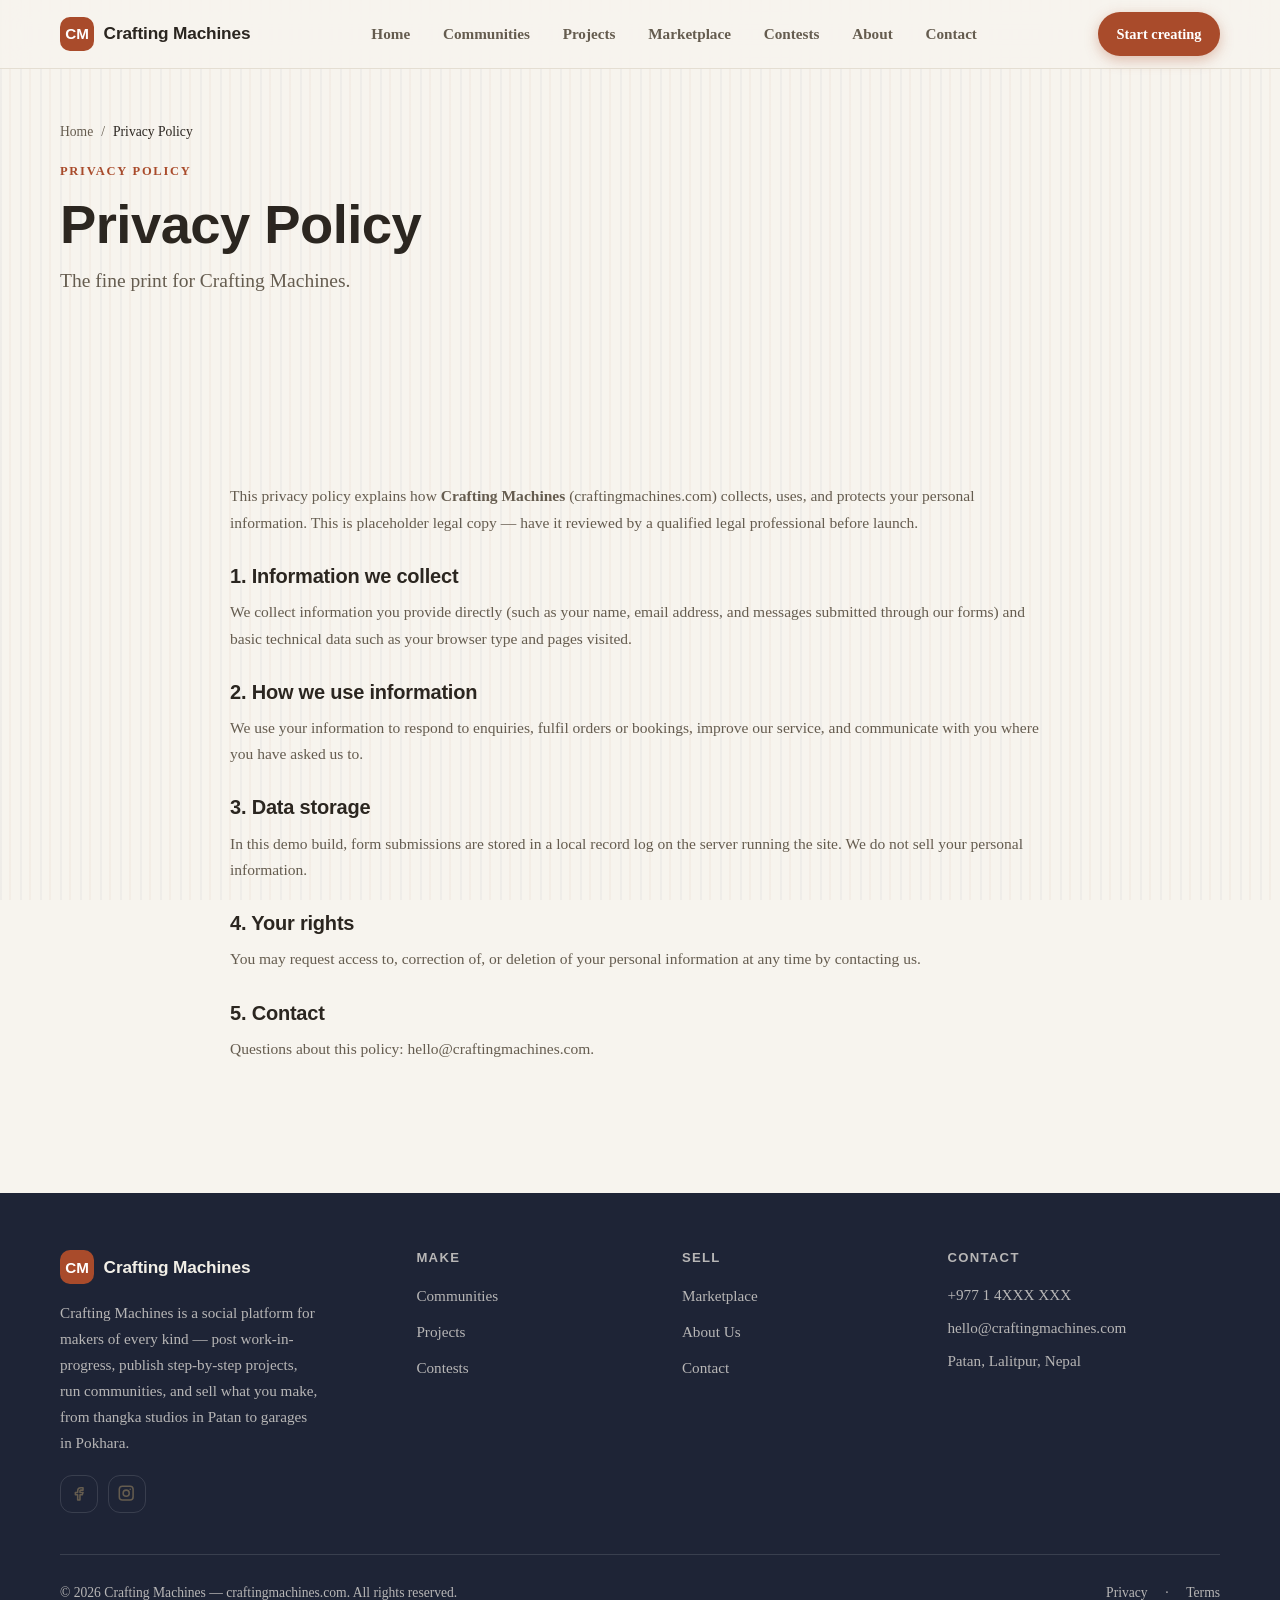
<file: privacy.html>
<!DOCTYPE html>
<html lang="en">
<head>
<meta charset="utf-8">
<meta name="viewport" content="width=device-width, initial-scale=1">
<title>Privacy Policy — Crafting Machines</title>
<meta name="description" content="Privacy Policy — Crafting Machines">
<meta property="og:title" content="Privacy Policy">
<meta property="og:description" content="Privacy Policy — Crafting Machines">
<meta property="og:type" content="website">
<meta property="og:url" content="https://craftingmachines.com/privacy.html">
<link rel="icon" href="data:image/svg+xml,%3Csvg%20xmlns%3D'http%3A%2F%2Fwww.w3.org%2F2000%2Fsvg'%20viewBox%3D'0%200%2064%2064'%3E%3Crect%20width%3D'64'%20height%3D'64'%20rx%3D'14'%20fill%3D'%23A94B2B'%2F%3E%3Ctext%20x%3D'32'%20y%3D'42'%20font-family%3D'Arial%2C%20sans-serif'%20font-size%3D'26'%20font-weight%3D'700'%20text-anchor%3D'middle'%20fill%3D'%23FFFFFF'%3ECM%3C%2Ftext%3E%3C%2Fsvg%3E">
<link rel="stylesheet" href="assets/style.css">
<script defer src="assets/main.js"></script>
<script defer src="assets/form.js"></script>
</head>
<body data-site="craftingmachines.com" data-page="privacy.html">
<!-- CLIENT-COPY: All copy on this page is placeholder. Replace prices, contact details, statistics, and testimonial quotes with client-approved content before launch. -->
<a class="skip-link" href="#main">Skip to content</a>
<header class="site-header" data-header="light">
    <div class="container header-inner">
      <a class="brand" href="index.html"><span class="brand-mark" style="background:#A94B2B;color:#FFFFFF">CM</span><span class="brand-name">Crafting Machines</span></a>
      <nav class="main-nav" aria-label="Primary"><ul><li><a href="index.html">Home</a></li><li><a href="communities.html">Communities</a></li><li><a href="projects.html">Projects</a></li><li><a href="marketplace.html">Marketplace</a></li><li><a href="contests.html">Contests</a></li><li><a href="about.html">About</a></li><li><a href="contact.html">Contact</a></li></ul></nav>
      <div class="header-actions"><a class="btn btn-primary btn-sm header-cta" href="contact.html">Start creating</a><button class="menu-toggle" aria-expanded="false" aria-controls="mobile-menu" aria-label="Open menu"><span class="icon" data-icon="menu" aria-hidden="true"></span></button></div>
    </div>
    <div class="mobile-menu" id="mobile-menu" hidden>
      <ul><li><a href="index.html">Home</a></li><li><a href="communities.html">Communities</a></li><li><a href="projects.html">Projects</a></li><li><a href="marketplace.html">Marketplace</a></li><li><a href="contests.html">Contests</a></li><li><a href="about.html">About</a></li><li><a href="contact.html">Contact</a></li></ul>
      <a class="btn btn-primary btn-block" href="contact.html">Start creating</a>
    </div>
  </header>
<main id="main">
<section class="hero hero-inner">
    <div class="container hero-grid">
      <div class="hero-copy">
        <nav class="crumbs" aria-label="Breadcrumb"><a href="index.html">Home</a><span aria-hidden="true">/</span><span aria-current="page">Privacy Policy</span></nav>
        <p class="kicker">Privacy Policy</p>
        <h1>Privacy Policy</h1>
        <p class="hero-lede">The fine print for Crafting Machines.</p>
        
        
        
      </div>
      
    </div>
  </section>
<section class="sec legal-sec"><div class="container narrow"><p>This privacy policy explains how <b>Crafting Machines</b> (craftingmachines.com) collects, uses, and protects your personal information. This is placeholder legal copy — have it reviewed by a qualified legal professional before launch. <!-- CLIENT-COPY: replace with final, jurisdiction-appropriate Privacy Policy --></p>
       <h2>1. Information we collect</h2><p>We collect information you provide directly (such as your name, email address, and messages submitted through our forms) and basic technical data such as your browser type and pages visited.</p>
       <h2>2. How we use information</h2><p>We use your information to respond to enquiries, fulfil orders or bookings, improve our service, and communicate with you where you have asked us to.</p>
       <h2>3. Data storage</h2><p>In this demo build, form submissions are stored in a local record log on the server running the site. We do not sell your personal information.</p>
       <h2>4. Your rights</h2><p>You may request access to, correction of, or deletion of your personal information at any time by contacting us.</p>
       <h2>5. Contact</h2><p>Questions about this policy: hello@craftingmachines.com.</p></div></section>

</main>
<footer class="site-footer footer-dark" style="background:#1E2436;color:#F2EFE7">
    <div class="container">
      <div class="f-top">
        <div class="f-brand">
          <a class="brand" href="index.html"><span class="brand-mark" style="background:#A94B2B;color:#FFFFFF">CM</span><span class="brand-name">Crafting Machines</span></a>
          <p>Crafting Machines is a social platform for makers of every kind — post work-in-progress, publish step-by-step projects, run communities, and sell what you make, from thangka studios in Patan to garages in Pokhara.</p>
          <div class="socials"><a class="social" href="https://facebook.com/craftingmachines" aria-label="Facebook"><span class="icon" data-icon="facebook" aria-hidden="true"></span></a><a class="social" href="https://instagram.com/craftingmachines" aria-label="Instagram"><span class="icon" data-icon="instagram" aria-hidden="true"></span></a></div>
        </div>
        <div class="f-col"><h3>Make</h3><ul><li><a href="communities.html">Communities</a></li><li><a href="projects.html">Projects</a></li><li><a href="contests.html">Contests</a></li></ul></div><div class="f-col"><h3>Sell</h3><ul><li><a href="marketplace.html">Marketplace</a></li><li><a href="about.html">About Us</a></li><li><a href="contact.html">Contact</a></li></ul></div>
        <div class="f-col f-contact"><h3>Contact</h3>
          <p>+977 1 4XXX XXX</p>
          <p>hello@craftingmachines.com</p>
          <p>Patan, Lalitpur, Nepal</p>
        </div>
      </div>
      <div class="f-bottom"><p>© 2026 Crafting Machines — craftingmachines.com. All rights reserved.</p><div class="f-legal"><a href="privacy.html">Privacy</a> · <a href="terms.html">Terms</a></div></div>
    </div>
  </footer>
</body>
</html>
</file>
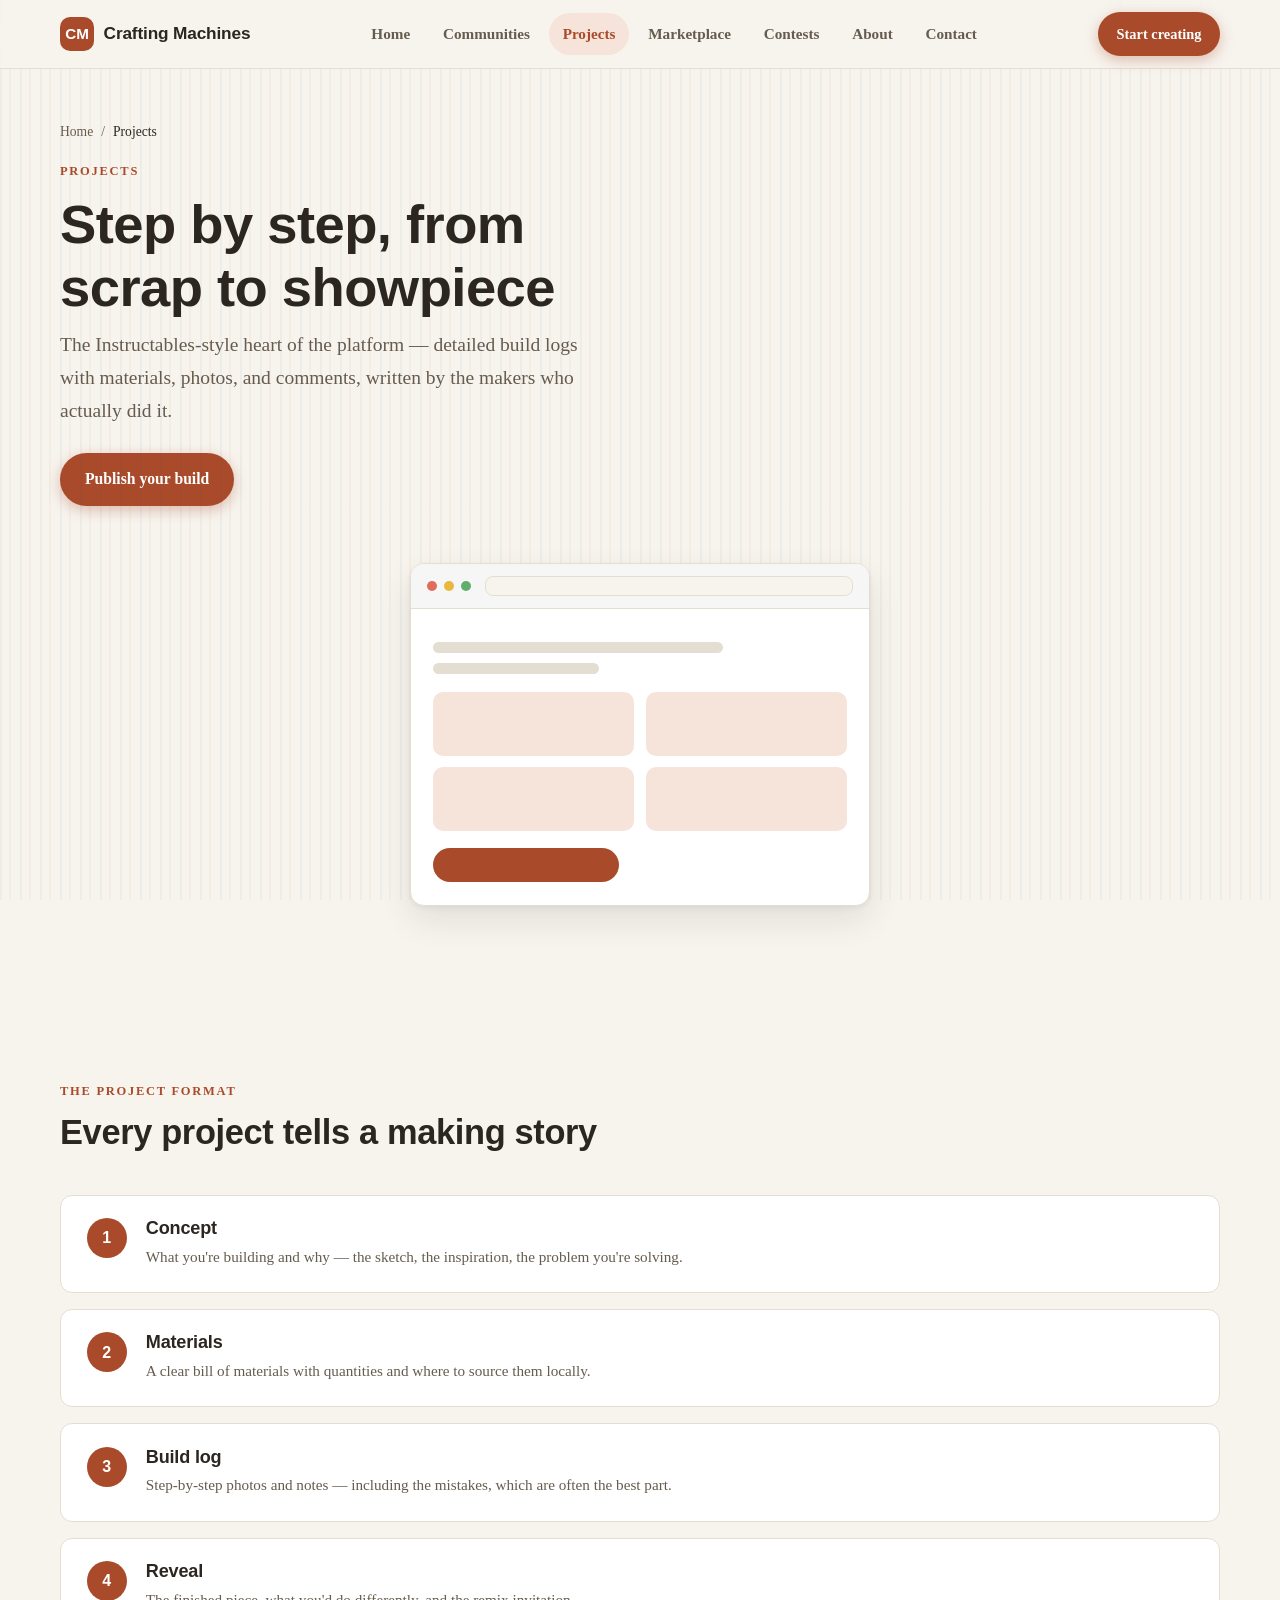
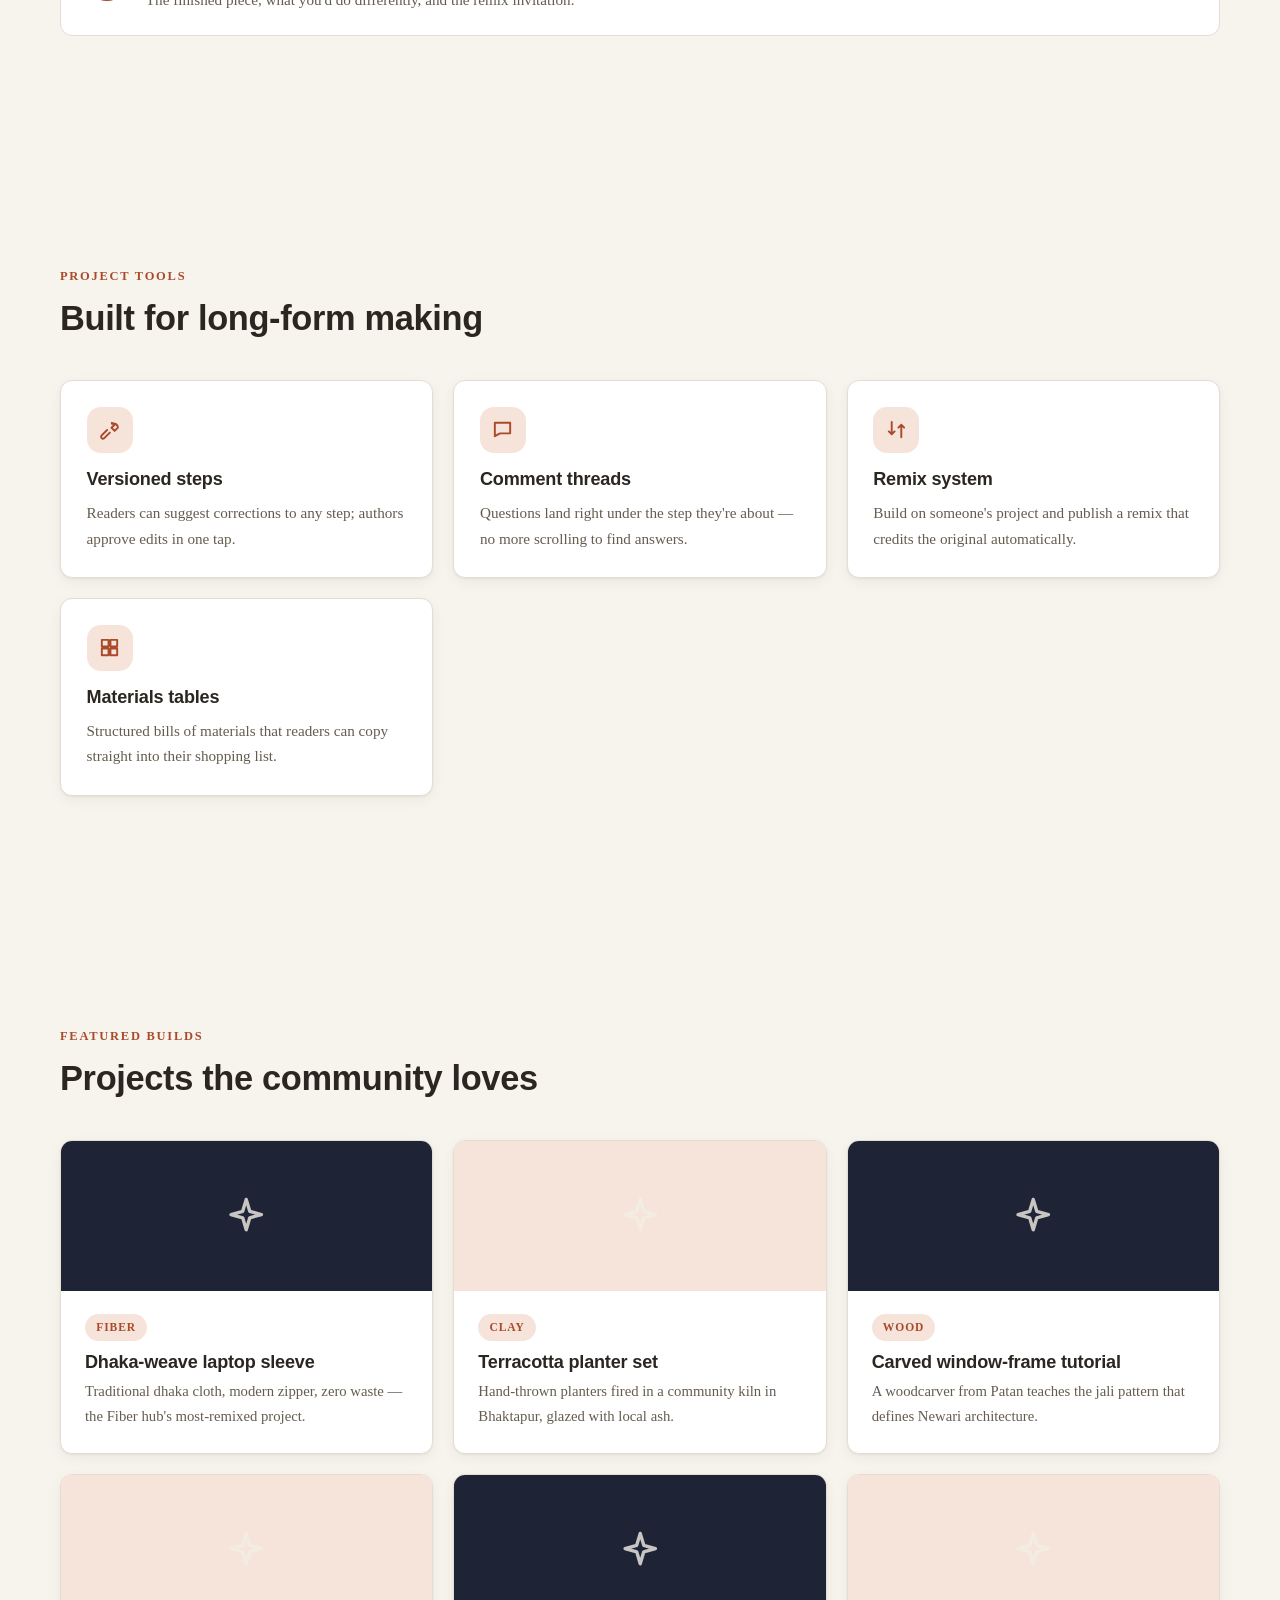
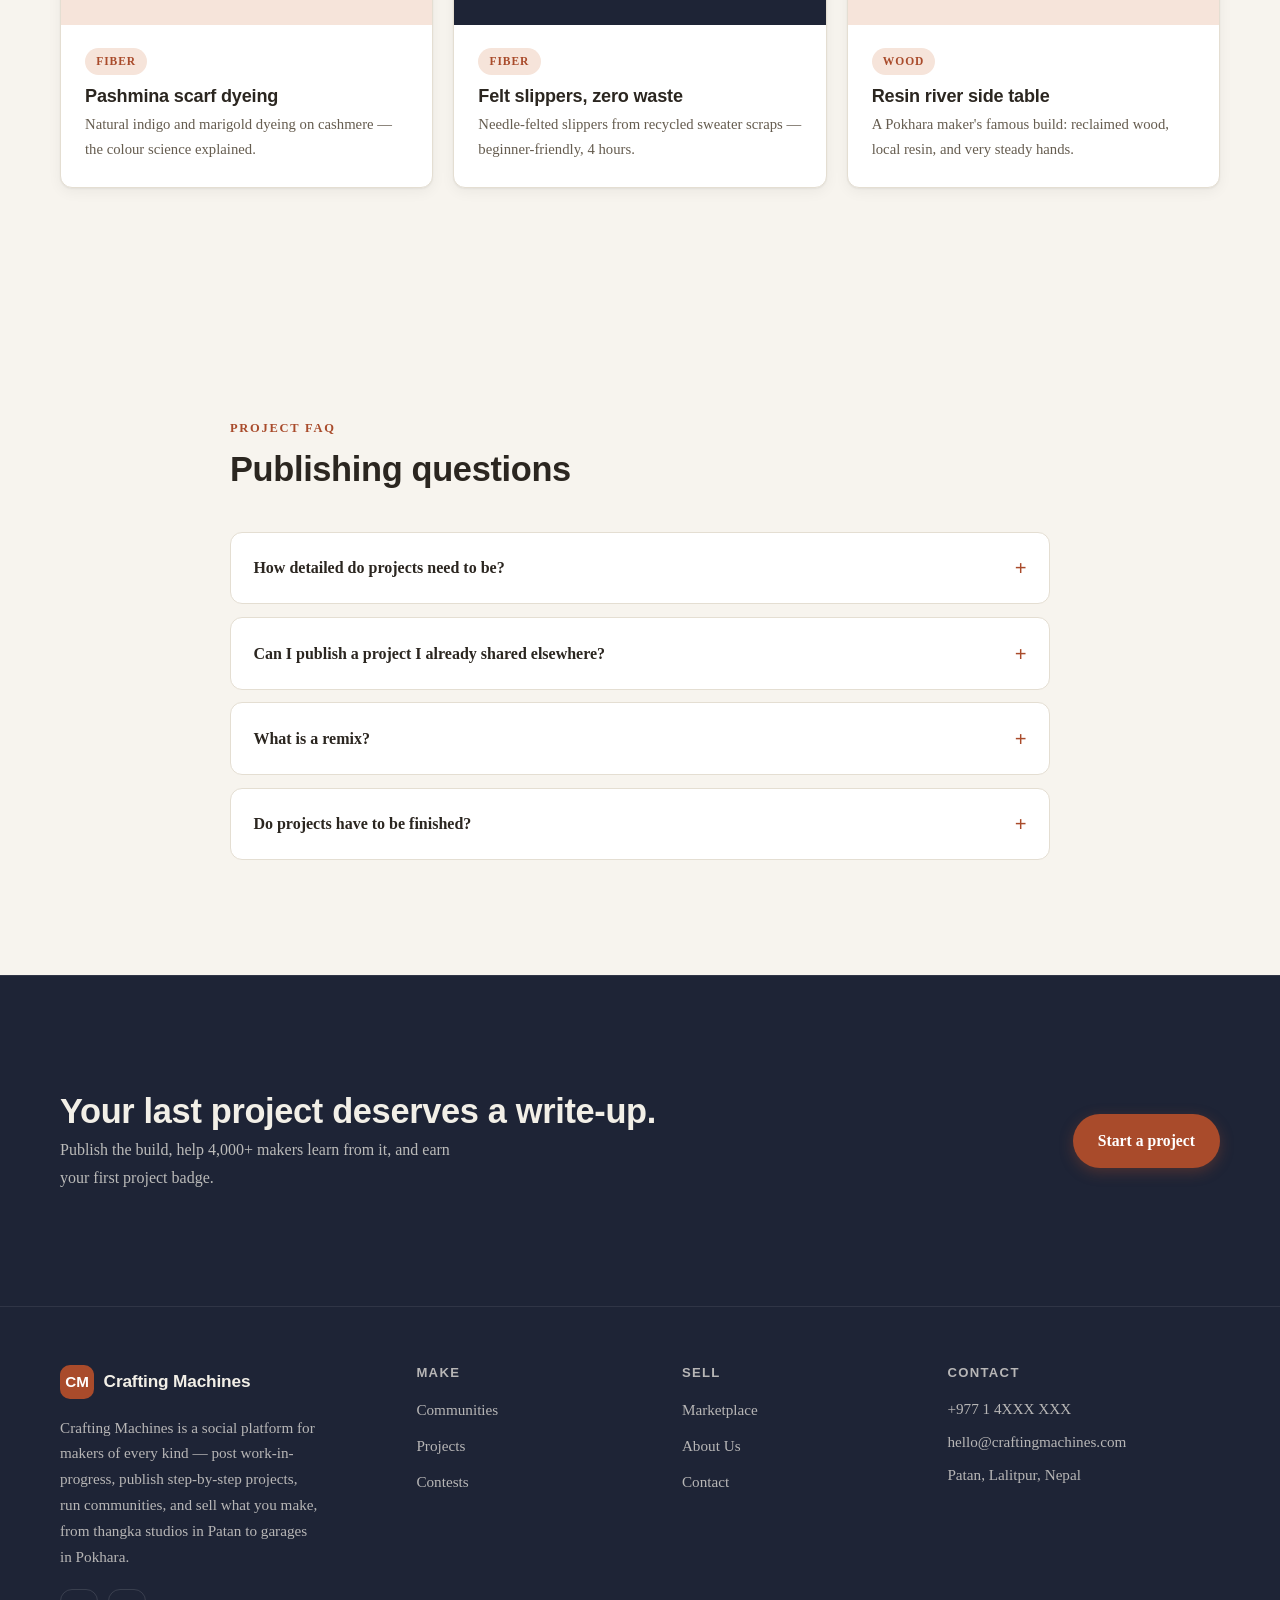
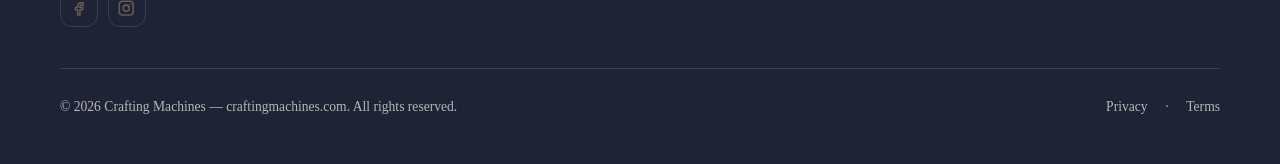
<file: projects.html>
<!DOCTYPE html>
<html lang="en">
<head>
<meta charset="utf-8">
<meta name="viewport" content="width=device-width, initial-scale=1">
<title>Projects — Crafting Machines — Crafting Machines</title>
<meta name="description" content="Step-by-step maker projects with materials lists, photos, and comments — publish your own or remix someone else&#39;s build.">
<meta property="og:title" content="Projects — Crafting Machines">
<meta property="og:description" content="Step-by-step maker projects with materials lists, photos, and comments — publish your own or remix someone else&#39;s build.">
<meta property="og:type" content="website">
<meta property="og:url" content="https://craftingmachines.com/projects.html">
<link rel="icon" href="data:image/svg+xml,%3Csvg%20xmlns%3D'http%3A%2F%2Fwww.w3.org%2F2000%2Fsvg'%20viewBox%3D'0%200%2064%2064'%3E%3Crect%20width%3D'64'%20height%3D'64'%20rx%3D'14'%20fill%3D'%23A94B2B'%2F%3E%3Ctext%20x%3D'32'%20y%3D'42'%20font-family%3D'Arial%2C%20sans-serif'%20font-size%3D'26'%20font-weight%3D'700'%20text-anchor%3D'middle'%20fill%3D'%23FFFFFF'%3ECM%3C%2Ftext%3E%3C%2Fsvg%3E">
<link rel="stylesheet" href="assets/style.css">
<script defer src="assets/main.js"></script>
<script defer src="assets/form.js"></script>
</head>
<body data-site="craftingmachines.com" data-page="projects.html">
<!-- CLIENT-COPY: All copy on this page is placeholder. Replace prices, contact details, statistics, and testimonial quotes with client-approved content before launch. -->
<a class="skip-link" href="#main">Skip to content</a>
<header class="site-header" data-header="light">
    <div class="container header-inner">
      <a class="brand" href="index.html"><span class="brand-mark" style="background:#A94B2B;color:#FFFFFF">CM</span><span class="brand-name">Crafting Machines</span></a>
      <nav class="main-nav" aria-label="Primary"><ul><li><a href="index.html">Home</a></li><li><a href="communities.html">Communities</a></li><li><a href="projects.html" aria-current="page">Projects</a></li><li><a href="marketplace.html">Marketplace</a></li><li><a href="contests.html">Contests</a></li><li><a href="about.html">About</a></li><li><a href="contact.html">Contact</a></li></ul></nav>
      <div class="header-actions"><a class="btn btn-primary btn-sm header-cta" href="contact.html">Start creating</a><button class="menu-toggle" aria-expanded="false" aria-controls="mobile-menu" aria-label="Open menu"><span class="icon" data-icon="menu" aria-hidden="true"></span></button></div>
    </div>
    <div class="mobile-menu" id="mobile-menu" hidden>
      <ul><li><a href="index.html">Home</a></li><li><a href="communities.html">Communities</a></li><li><a href="projects.html" aria-current="page">Projects</a></li><li><a href="marketplace.html">Marketplace</a></li><li><a href="contests.html">Contests</a></li><li><a href="about.html">About</a></li><li><a href="contact.html">Contact</a></li></ul>
      <a class="btn btn-primary btn-block" href="contact.html">Start creating</a>
    </div>
  </header>
<main id="main">
<section class="hero hero-inner has-art">
    <div class="container hero-grid">
      <div class="hero-copy">
        <nav class="crumbs" aria-label="Breadcrumb"><a href="index.html">Home</a><span aria-hidden="true">/</span><span aria-current="page">Projects</span></nav>
        <p class="kicker">Projects</p>
        <h1>Step by step, from scrap to showpiece</h1>
        <p class="hero-lede">The Instructables-style heart of the platform — detailed build logs with materials, photos, and comments, written by the makers who actually did it.</p>
        <div class="btn-row"><a class="btn btn-primary" href="contact.html">Publish your build</a></div>
        
        
      </div>
      <div class="hero-art"><div class="art browser-art" aria-hidden="true">
        <div class="browser">
          <div class="browser-bar"><i></i><i></i><i></i><span></span></div>
          <div class="browser-body">
            <div class="bb-line w70"></div><div class="bb-line w40"></div>
            <div class="bb-grid">
              <span style="background:#F6E4DA"></span><span style="background:#F6E4DA"></span>
              <span style="background:#F6E4DA"></span><span style="background:#F6E4DA"></span>
            </div>
            <div class="bb-btn" style="background:#A94B2B"></div>
          </div>
        </div></div></div>
    </div>
  </section>
<section class="sec">
        <div class="container">
          <div class="sec-head"><p class="kicker">The project format</p><h2>Every project tells a making story</h2></div>
          <ol class="steps">
            <li class="step"><span class="step-n">1</span><div><h3>Concept</h3><p>What you&#39;re building and why — the sketch, the inspiration, the problem you&#39;re solving.</p></div></li><li class="step"><span class="step-n">2</span><div><h3>Materials</h3><p>A clear bill of materials with quantities and where to source them locally.</p></div></li><li class="step"><span class="step-n">3</span><div><h3>Build log</h3><p>Step-by-step photos and notes — including the mistakes, which are often the best part.</p></div></li><li class="step"><span class="step-n">4</span><div><h3>Reveal</h3><p>The finished piece, what you&#39;d do differently, and the remix invitation.</p></div></li>
          </ol>
        </div></section><section class="sec">
        <div class="container">
          <div class="sec-head"><p class="kicker">Project tools</p><h2>Built for long-form making</h2></div>
          <ul class="grid features">
            <li class="card feature"><span class="feature-icon"><span class="icon" data-icon="wrench" aria-hidden="true"></span></span><h3>Versioned steps</h3><p>Readers can suggest corrections to any step; authors approve edits in one tap.</p></li><li class="card feature"><span class="feature-icon"><span class="icon" data-icon="chat" aria-hidden="true"></span></span><h3>Comment threads</h3><p>Questions land right under the step they&#39;re about — no more scrolling to find answers.</p></li><li class="card feature"><span class="feature-icon"><span class="icon" data-icon="swap" aria-hidden="true"></span></span><h3>Remix system</h3><p>Build on someone&#39;s project and publish a remix that credits the original automatically.</p></li><li class="card feature"><span class="feature-icon"><span class="icon" data-icon="grid" aria-hidden="true"></span></span><h3>Materials tables</h3><p>Structured bills of materials that readers can copy straight into their shopping list.</p></li>
          </ul>
        </div></section><section class="sec">
        <div class="container">
          <div class="sec-head"><p class="kicker">Featured builds</p><h2>Projects the community loves</h2></div>
          <ul class="grid gallery">
            <li class="card gal">
              <div class="gal-vis" style="background:#1E2436"><span class="icon" data-icon="spark" aria-hidden="true"></span></div>
              <div class="gal-body"><span class="tag">Fiber</span><h3>Dhaka-weave laptop sleeve</h3><p>Traditional dhaka cloth, modern zipper, zero waste — the Fiber hub&#39;s most-remixed project.</p></div>
            </li><li class="card gal">
              <div class="gal-vis" style="background:#F6E4DA"><span class="icon" data-icon="spark" aria-hidden="true"></span></div>
              <div class="gal-body"><span class="tag">Clay</span><h3>Terracotta planter set</h3><p>Hand-thrown planters fired in a community kiln in Bhaktapur, glazed with local ash.</p></div>
            </li><li class="card gal">
              <div class="gal-vis" style="background:#1E2436"><span class="icon" data-icon="spark" aria-hidden="true"></span></div>
              <div class="gal-body"><span class="tag">Wood</span><h3>Carved window-frame tutorial</h3><p>A woodcarver from Patan teaches the jali pattern that defines Newari architecture.</p></div>
            </li><li class="card gal">
              <div class="gal-vis" style="background:#F6E4DA"><span class="icon" data-icon="spark" aria-hidden="true"></span></div>
              <div class="gal-body"><span class="tag">Fiber</span><h3>Pashmina scarf dyeing</h3><p>Natural indigo and marigold dyeing on cashmere — the colour science explained.</p></div>
            </li><li class="card gal">
              <div class="gal-vis" style="background:#1E2436"><span class="icon" data-icon="spark" aria-hidden="true"></span></div>
              <div class="gal-body"><span class="tag">Fiber</span><h3>Felt slippers, zero waste</h3><p>Needle-felted slippers from recycled sweater scraps — beginner-friendly, 4 hours.</p></div>
            </li><li class="card gal">
              <div class="gal-vis" style="background:#F6E4DA"><span class="icon" data-icon="spark" aria-hidden="true"></span></div>
              <div class="gal-body"><span class="tag">Wood</span><h3>Resin river side table</h3><p>A Pokhara maker&#39;s famous build: reclaimed wood, local resin, and very steady hands.</p></div>
            </li>
          </ul>
        </div></section><section class="sec">
        <div class="container narrow">
          <div class="sec-head"><p class="kicker">Project FAQ</p><h2>Publishing questions</h2></div>
          <div class="faq">
            <details class="faq-item"><summary>How detailed do projects need to be?</summary><p>Three or more steps with photos is the community minimum — the best projects read like a friend explaining over tea.</p></details><details class="faq-item"><summary>Can I publish a project I already shared elsewhere?</summary><p>Yes, as long as it&#39;s your work. Reposts of others&#39; projects are removed.</p></details><details class="faq-item"><summary>What is a remix?</summary><p>A project that builds on another maker&#39;s work, with credit and links to the original. Remixes are a badge of honour here.</p></details><details class="faq-item"><summary>Do projects have to be finished?</summary><p>No — &#39;WIP log&#39; projects are welcome and often get the most engaged comments.</p></details>
          </div>
        </div></section><section class="sec cta-sec" style="background:#1E2436;color:#F2EFE7">
        <div class="container cta-inner">
          <div><h2>Your last project deserves a write-up.</h2><p>Publish the build, help 4,000+ makers learn from it, and earn your first project badge.</p></div>
          <a class="btn btn-primary" href="contact.html">Start a project</a>
        </div></section>

</main>
<footer class="site-footer footer-dark" style="background:#1E2436;color:#F2EFE7">
    <div class="container">
      <div class="f-top">
        <div class="f-brand">
          <a class="brand" href="index.html"><span class="brand-mark" style="background:#A94B2B;color:#FFFFFF">CM</span><span class="brand-name">Crafting Machines</span></a>
          <p>Crafting Machines is a social platform for makers of every kind — post work-in-progress, publish step-by-step projects, run communities, and sell what you make, from thangka studios in Patan to garages in Pokhara.</p>
          <div class="socials"><a class="social" href="https://facebook.com/craftingmachines" aria-label="Facebook"><span class="icon" data-icon="facebook" aria-hidden="true"></span></a><a class="social" href="https://instagram.com/craftingmachines" aria-label="Instagram"><span class="icon" data-icon="instagram" aria-hidden="true"></span></a></div>
        </div>
        <div class="f-col"><h3>Make</h3><ul><li><a href="communities.html">Communities</a></li><li><a href="projects.html">Projects</a></li><li><a href="contests.html">Contests</a></li></ul></div><div class="f-col"><h3>Sell</h3><ul><li><a href="marketplace.html">Marketplace</a></li><li><a href="about.html">About Us</a></li><li><a href="contact.html">Contact</a></li></ul></div>
        <div class="f-col f-contact"><h3>Contact</h3>
          <p>+977 1 4XXX XXX</p>
          <p>hello@craftingmachines.com</p>
          <p>Patan, Lalitpur, Nepal</p>
        </div>
      </div>
      <div class="f-bottom"><p>© 2026 Crafting Machines — craftingmachines.com. All rights reserved.</p><div class="f-legal"><a href="privacy.html">Privacy</a> · <a href="terms.html">Terms</a></div></div>
    </div>
  </footer>
</body>
</html>
</file>
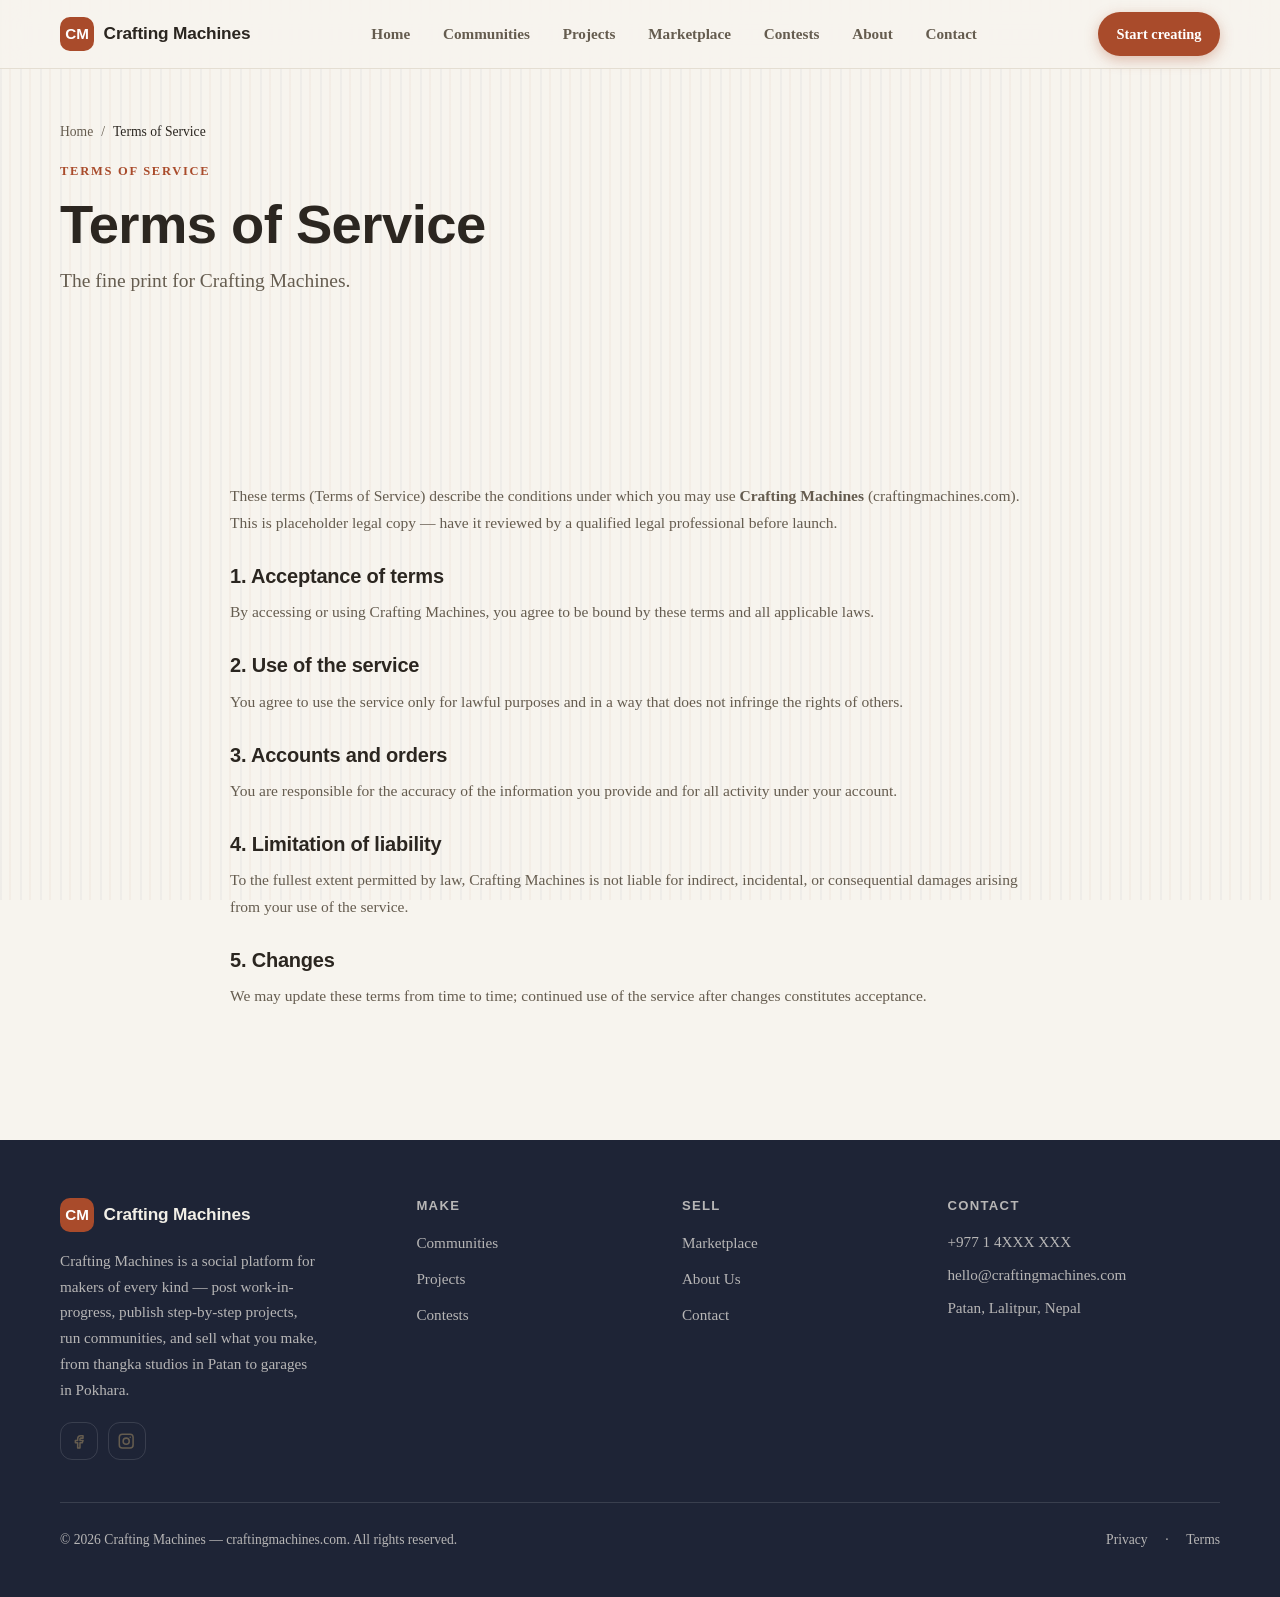
<file: terms.html>
<!DOCTYPE html>
<html lang="en">
<head>
<meta charset="utf-8">
<meta name="viewport" content="width=device-width, initial-scale=1">
<title>Terms of Service — Crafting Machines</title>
<meta name="description" content="Terms of Service — Crafting Machines">
<meta property="og:title" content="Terms of Service">
<meta property="og:description" content="Terms of Service — Crafting Machines">
<meta property="og:type" content="website">
<meta property="og:url" content="https://craftingmachines.com/terms.html">
<link rel="icon" href="data:image/svg+xml,%3Csvg%20xmlns%3D'http%3A%2F%2Fwww.w3.org%2F2000%2Fsvg'%20viewBox%3D'0%200%2064%2064'%3E%3Crect%20width%3D'64'%20height%3D'64'%20rx%3D'14'%20fill%3D'%23A94B2B'%2F%3E%3Ctext%20x%3D'32'%20y%3D'42'%20font-family%3D'Arial%2C%20sans-serif'%20font-size%3D'26'%20font-weight%3D'700'%20text-anchor%3D'middle'%20fill%3D'%23FFFFFF'%3ECM%3C%2Ftext%3E%3C%2Fsvg%3E">
<link rel="stylesheet" href="assets/style.css">
<script defer src="assets/main.js"></script>
<script defer src="assets/form.js"></script>
</head>
<body data-site="craftingmachines.com" data-page="terms.html">
<!-- CLIENT-COPY: All copy on this page is placeholder. Replace prices, contact details, statistics, and testimonial quotes with client-approved content before launch. -->
<a class="skip-link" href="#main">Skip to content</a>
<header class="site-header" data-header="light">
    <div class="container header-inner">
      <a class="brand" href="index.html"><span class="brand-mark" style="background:#A94B2B;color:#FFFFFF">CM</span><span class="brand-name">Crafting Machines</span></a>
      <nav class="main-nav" aria-label="Primary"><ul><li><a href="index.html">Home</a></li><li><a href="communities.html">Communities</a></li><li><a href="projects.html">Projects</a></li><li><a href="marketplace.html">Marketplace</a></li><li><a href="contests.html">Contests</a></li><li><a href="about.html">About</a></li><li><a href="contact.html">Contact</a></li></ul></nav>
      <div class="header-actions"><a class="btn btn-primary btn-sm header-cta" href="contact.html">Start creating</a><button class="menu-toggle" aria-expanded="false" aria-controls="mobile-menu" aria-label="Open menu"><span class="icon" data-icon="menu" aria-hidden="true"></span></button></div>
    </div>
    <div class="mobile-menu" id="mobile-menu" hidden>
      <ul><li><a href="index.html">Home</a></li><li><a href="communities.html">Communities</a></li><li><a href="projects.html">Projects</a></li><li><a href="marketplace.html">Marketplace</a></li><li><a href="contests.html">Contests</a></li><li><a href="about.html">About</a></li><li><a href="contact.html">Contact</a></li></ul>
      <a class="btn btn-primary btn-block" href="contact.html">Start creating</a>
    </div>
  </header>
<main id="main">
<section class="hero hero-inner">
    <div class="container hero-grid">
      <div class="hero-copy">
        <nav class="crumbs" aria-label="Breadcrumb"><a href="index.html">Home</a><span aria-hidden="true">/</span><span aria-current="page">Terms of Service</span></nav>
        <p class="kicker">Terms of Service</p>
        <h1>Terms of Service</h1>
        <p class="hero-lede">The fine print for Crafting Machines.</p>
        
        
        
      </div>
      
    </div>
  </section>
<section class="sec legal-sec"><div class="container narrow"><p>These terms (Terms of Service) describe the conditions under which you may use <b>Crafting Machines</b> (craftingmachines.com). This is placeholder legal copy — have it reviewed by a qualified legal professional before launch. <!-- CLIENT-COPY: replace with final, jurisdiction-appropriate Terms of Service --></p>
       <h2>1. Acceptance of terms</h2><p>By accessing or using Crafting Machines, you agree to be bound by these terms and all applicable laws.</p>
       <h2>2. Use of the service</h2><p>You agree to use the service only for lawful purposes and in a way that does not infringe the rights of others.</p>
       <h2>3. Accounts and orders</h2><p>You are responsible for the accuracy of the information you provide and for all activity under your account.</p>
       <h2>4. Limitation of liability</h2><p>To the fullest extent permitted by law, Crafting Machines is not liable for indirect, incidental, or consequential damages arising from your use of the service.</p>
       <h2>5. Changes</h2><p>We may update these terms from time to time; continued use of the service after changes constitutes acceptance.</p></div></section>

</main>
<footer class="site-footer footer-dark" style="background:#1E2436;color:#F2EFE7">
    <div class="container">
      <div class="f-top">
        <div class="f-brand">
          <a class="brand" href="index.html"><span class="brand-mark" style="background:#A94B2B;color:#FFFFFF">CM</span><span class="brand-name">Crafting Machines</span></a>
          <p>Crafting Machines is a social platform for makers of every kind — post work-in-progress, publish step-by-step projects, run communities, and sell what you make, from thangka studios in Patan to garages in Pokhara.</p>
          <div class="socials"><a class="social" href="https://facebook.com/craftingmachines" aria-label="Facebook"><span class="icon" data-icon="facebook" aria-hidden="true"></span></a><a class="social" href="https://instagram.com/craftingmachines" aria-label="Instagram"><span class="icon" data-icon="instagram" aria-hidden="true"></span></a></div>
        </div>
        <div class="f-col"><h3>Make</h3><ul><li><a href="communities.html">Communities</a></li><li><a href="projects.html">Projects</a></li><li><a href="contests.html">Contests</a></li></ul></div><div class="f-col"><h3>Sell</h3><ul><li><a href="marketplace.html">Marketplace</a></li><li><a href="about.html">About Us</a></li><li><a href="contact.html">Contact</a></li></ul></div>
        <div class="f-col f-contact"><h3>Contact</h3>
          <p>+977 1 4XXX XXX</p>
          <p>hello@craftingmachines.com</p>
          <p>Patan, Lalitpur, Nepal</p>
        </div>
      </div>
      <div class="f-bottom"><p>© 2026 Crafting Machines — craftingmachines.com. All rights reserved.</p><div class="f-legal"><a href="privacy.html">Privacy</a> · <a href="terms.html">Terms</a></div></div>
    </div>
  </footer>
</body>
</html>
</file>
<file: assets/style.css>
/* ============================================================
   Design System — shared base for all 20 sites
   Theme tokens injected per site at build time ({{tokens}}).
   Style blend: Minimal/Zen restraint + commercial production polish.
   ============================================================ */

/* ---------- tokens ---------- */
:root{
  --bg:#F7F4EE;
  --surface:#FFFFFF;
  --ink:#2B2620;
  --muted:#655C4F;
  --line:#E4DED2;
  --accent:#A94B2B;
  --accent-ink:#FFFFFF;
  --accent-soft:#F6E4DA;
  --on-dark:#1E2436;
  --on-dark-ink:#F2EFE7;
  --radius:12px;
  --font-display:'Franklin Gothic Medium', 'Arial Narrow', Arial, sans-serif;
  --font-body:Georgia, 'Times New Roman', serif;
  --shadow-1:0 1px 2px rgba(20,18,14,.05),0 4px 14px rgba(20,18,14,.05);
  --shadow-2:0 2px 6px rgba(20,18,14,.06),0 14px 34px rgba(20,18,14,.09);
  --space-section:clamp(4rem,9vw,7.5rem);
}

/* ---------- reset ---------- */
*,*::before,*::after{box-sizing:border-box}
html{scroll-behavior:smooth;-webkit-text-size-adjust:100%}
body{margin:0;background:var(--bg);color:var(--ink);font-family:var(--font-body);font-size:1rem;line-height:1.7;-webkit-font-smoothing:antialiased}
img,svg{display:block;max-width:100%}
h1,h2,h3,h4{font-family:var(--font-display);line-height:1.16;margin:0 0 .55em;letter-spacing:-.01em;text-wrap:balance}
h1{font-size:clamp(2.1rem,4.6vw,3.4rem);font-weight:600}
h2{font-size:clamp(1.55rem,3vw,2.15rem);font-weight:600}
h3{font-size:1.13rem;font-weight:600}
p{margin:0 0 1em}
a{color:inherit;text-decoration:none}
ul,ol{margin:0;padding:0;list-style:none}
b,strong{font-weight:650}
code{font-family:ui-monospace,SFMono-Regular,Consolas,monospace;font-size:.92em;background:var(--accent-soft);padding:.12em .4em;border-radius:6px}
hr{border:0;border-top:1px solid var(--line);margin:2rem 0}

/* ---------- a11y ---------- */
.skip-link{position:absolute;left:-999px;top:0;z-index:200;background:var(--ink);color:var(--bg);padding:.7rem 1.2rem;border-radius:0 0 10px 0}
.skip-link:focus{left:0}
:focus-visible{outline:3px solid var(--accent);outline-offset:2px;border-radius:4px}
@media(prefers-reduced-motion:reduce){*,*::before,*::after{animation:none!important;transition:none!important;scroll-behavior:auto!important}}

/* ---------- layout ---------- */
.container{width:min(1160px,100% - 2.5rem);margin-inline:auto}
.narrow{max-width:820px}
.sec{padding-block:var(--space-section)}
.sec-head{margin-bottom:2.6rem;max-width:640px}
.sec-head.center{margin-inline:auto;text-align:center}
.lede{color:var(--muted);font-size:1.06rem;max-width:60ch}
.kicker{font-size:.78rem;font-weight:700;letter-spacing:.14em;text-transform:uppercase;color:var(--accent);margin:0 0 .7rem}
.grid{display:grid;gap:1.25rem;grid-template-columns:repeat(3,1fr)}
.card{background:var(--surface);border:1px solid var(--line);border-radius:var(--radius);padding:1.6rem;box-shadow:var(--shadow-1);transition:transform .18s ease,box-shadow .18s ease}
.card:hover{transform:translateY(-3px);box-shadow:var(--shadow-2)}

/* ---------- buttons ---------- */
.btn{display:inline-flex;align-items:center;justify-content:center;gap:.5rem;padding:.78rem 1.5rem;border-radius:999px;font-weight:650;font-size:.98rem;border:1.5px solid transparent;cursor:pointer;transition:transform .15s ease,box-shadow .15s ease,background .15s ease,color .15s ease;font-family:var(--font-body)}
.btn-primary{background:var(--accent);color:var(--accent-ink);box-shadow:0 4px 14px color-mix(in srgb,var(--accent) 34%,transparent)}
.btn-primary:hover{transform:translateY(-1px);box-shadow:0 8px 22px color-mix(in srgb,var(--accent) 40%,transparent)}
.btn-ghost{background:transparent;color:var(--ink);border-color:var(--line)}
.btn-ghost:hover{border-color:var(--ink)}
.btn-sm{padding:.55rem 1.1rem;font-size:.9rem}
.btn-block{width:100%}
.btn-row{display:flex;flex-wrap:wrap;gap:.9rem;margin-top:1.6rem}
.icon{display:inline-flex;vertical-align:-.18em;width:1.15em;height:1.15em}
.icon svg{width:100%;height:100%;fill:none;stroke:currentColor;stroke-width:2;stroke-linecap:round;stroke-linejoin:round}

/* ---------- header ---------- */
.site-header{position:sticky;top:0;z-index:100;background:color-mix(in srgb,var(--bg) 86%,transparent);backdrop-filter:blur(12px);border-bottom:1px solid var(--line)}
.site-header.scrolled{box-shadow:0 6px 24px rgba(20,18,14,.06)}
.header-inner{display:flex;align-items:center;justify-content:space-between;gap:1rem;min-height:68px}
.brand{display:inline-flex;align-items:center;gap:.6rem;font-weight:750;font-family:var(--font-display);font-size:1.08rem;letter-spacing:-.01em}
.brand-mark{display:inline-flex;align-items:center;justify-content:center;width:34px;height:34px;border-radius:10px;font-size:.95rem;font-weight:800}
.main-nav ul{display:flex;gap:.35rem;align-items:center}
.main-nav a{display:block;padding:.5rem .85rem;border-radius:999px;font-size:.95rem;font-weight:550;color:var(--muted);transition:color .15s,background .15s}
.main-nav a:hover{color:var(--ink);background:var(--accent-soft)}
.main-nav a[aria-current="page"]{color:var(--accent);background:var(--accent-soft)}
.header-actions{display:flex;align-items:center;gap:.8rem}
.menu-toggle{display:none;width:42px;height:42px;border-radius:12px;border:1px solid var(--line);background:var(--surface);color:var(--ink);cursor:pointer;align-items:center;justify-content:center}
.mobile-menu{display:none}
/* dark header variant */
.site-header[data-header="dark"]{background:color-mix(in srgb,var(--on-dark) 88%,transparent);border-bottom-color:rgba(255,255,255,.08)}
.site-header[data-header="dark"] .main-nav a{color:color-mix(in srgb,var(--on-dark-ink) 78%,transparent)}
.site-header[data-header="dark"] .main-nav a:hover,.site-header[data-header="dark"] .main-nav a[aria-current="page"]{color:var(--on-dark-ink);background:rgba(255,255,255,.1)}
.site-header[data-header="dark"] .menu-toggle{background:rgba(255,255,255,.06);border-color:rgba(255,255,255,.14);color:var(--on-dark-ink)}
/* tinted header variant */
.site-header[data-header="tinted"]{background:color-mix(in srgb,var(--accent-soft) 84%,transparent)}

/* ---------- hero ---------- */
.hero{padding-block:clamp(3.5rem,8vw,6.5rem);overflow:hidden}
.hero-home{background:linear-gradient(180deg,var(--accent-soft) 0%,transparent 78%)}
.hero-grid{display:grid;grid-template-columns:1.05fr .95fr;gap:3rem;align-items:center}
.hero-inner .hero-grid{grid-template-columns:1fr}
.hero-inner{padding-block:3.2rem}
.hero-inner .hero-copy{max-width:760px}
h1{margin-bottom:.5rem}
.hero-lede{font-size:clamp(1.05rem,1.6vw,1.22rem);color:var(--muted);max-width:56ch}
.hero-badges{display:flex;flex-wrap:wrap;gap:.6rem;margin-top:1.4rem}
.hero-badge{display:inline-flex;align-items:center;gap:.4rem;font-size:.85rem;font-weight:600;color:var(--ink);background:var(--surface);border:1px solid var(--line);border-radius:999px;padding:.35rem .9rem}
.hero-badge .icon{color:var(--accent)}
.hero-stats{display:flex;flex-wrap:wrap;gap:2.2rem;margin:2rem 0 0;border-top:1px solid var(--line);padding-top:1.4rem}
.hero-stats dt{font-family:var(--font-display);font-size:1.7rem;font-weight:700;color:var(--accent)}
.hero-stats dd{margin:0;font-size:.85rem;color:var(--muted)}
.crumbs{display:flex;gap:.5rem;font-size:.85rem;color:var(--muted);margin-bottom:1.1rem}
.crumbs a{color:var(--muted)}
.crumbs a:hover{color:var(--accent)}
.crumbs [aria-current="page"]{color:var(--ink)}
.hero-art{position:relative;min-height:360px;display:flex;align-items:center;justify-content:center}

/* ---------- hero art components ---------- */
.art{width:100%;max-width:520px}
.art svg{width:100%;height:auto}
.orb-art{position:relative;aspect-ratio:1;max-width:420px}
.orb{position:absolute;border-radius:50%}
.orb.o1{inset:8% 6% 20% 14%}
.orb.o2{inset:30% 22% 6% 26%}
.orb.o3{inset:34% 8% 26% 40%;border-radius:50%}
.orb-mark{position:absolute;inset:36% 30% 30% 36%;display:flex;align-items:center;justify-content:center;border-radius:26px;box-shadow:var(--shadow-2);font-size:1.6rem;color:var(--accent)}
.geo-art svg{border-radius:var(--radius)}
.map-art svg{border-radius:var(--radius);background:var(--surface);border:1px solid var(--line)}
.wave-art{aspect-ratio:16/10}
.wave-art svg{width:100%;height:100%;border-radius:var(--radius)}
.bubbles-art{position:relative;width:100%;max-width:400px;aspect-ratio:1}
.bubble{position:absolute;background:var(--surface);border:1px solid var(--line);border-radius:16px;padding:.7rem 1rem;display:flex;gap:.55rem;align-items:center;font-size:.85rem;font-weight:600;box-shadow:var(--shadow-2)}
.bubble .icon{color:var(--accent)}
.bubble.b1{top:6%;left:4%;animation:float 5.5s ease-in-out infinite}
.bubble.b2{top:40%;right:0;animation:float 6.5s ease-in-out .6s infinite}
.bubble.b3{bottom:8%;left:18%;animation:float 5s ease-in-out 1.1s infinite}
.bubble-core{position:absolute;inset:26% 22%;display:flex;align-items:center;justify-content:center;background:var(--accent);color:var(--accent-ink);border-radius:34px;font-size:2.4rem;box-shadow:var(--shadow-2)}
@keyframes float{0%,100%{transform:translateY(0)}50%{transform:translateY(-10px)}}
.chart-art{width:100%;max-width:420px}
.chart-card{background:var(--surface);border:1px solid var(--line);border-radius:var(--radius);padding:1.4rem;box-shadow:var(--shadow-2)}
.chart-head{display:flex;gap:.4rem;margin-bottom:1.2rem}
.chart-head span{width:9px;height:9px;border-radius:50%;background:var(--line)}
.chart-head span:first-child{background:var(--accent)}
.chart-bars{display:flex;align-items:flex-end;gap:.5rem;height:170px}
.chart-bars i{flex:1;background:var(--accent-soft);border-radius:6px 6px 0 0;transition:height .4s}
.chart-bars i:nth-child(2n){background:var(--accent);opacity:.85}
.chart-foot{display:flex;justify-content:space-between;align-items:center;margin-top:1.1rem}
.chart-foot span{width:52%;height:8px;border-radius:99px;background:var(--line)}
.chart-foot b{width:16px;height:16px;border-radius:5px}
.phone-art{width:100%;max-width:300px}
.phone{position:relative;background:var(--on-dark);color:var(--on-dark-ink);border-radius:38px;padding:2.4rem 1.4rem 1.6rem;aspect-ratio:9/17;box-shadow:var(--shadow-2);border:6px solid var(--on-dark)}
.phone-notch{position:absolute;top:12px;left:50%;transform:translateX(-50%);width:88px;height:18px;background:rgba(255,255,255,.14);border-radius:99px}
.phone-line{height:9px;border-radius:99px;background:rgba(255,255,255,.22);margin:.7rem 0}
.phone-line.w60{width:60%}.phone-line.w80{width:80%}
.phone-chip{border-radius:12px;height:46px;margin:.6rem 0}
.phone-btn{border-radius:12px;height:40px;margin-top:1rem}
.browser-art{width:100%;max-width:460px}
.browser{background:var(--surface);border:1px solid var(--line);border-radius:14px;box-shadow:var(--shadow-2);overflow:hidden}
.browser-bar{display:flex;align-items:center;gap:.45rem;padding:.75rem 1rem;background:color-mix(in srgb,var(--on-dark) 4%,var(--surface));border-bottom:1px solid var(--line)}
.browser-bar i{width:10px;height:10px;border-radius:50%;background:var(--line)}
.browser-bar i:nth-child(1){background:#e06c5b}.browser-bar i:nth-child(2){background:#e8b83e}.browser-bar i:nth-child(3){background:#5fae6b}
.browser-bar span{flex:1;height:20px;border-radius:8px;background:var(--bg);border:1px solid var(--line);margin-left:.4rem}
.browser-body{padding:1.4rem}
.bb-line{height:11px;border-radius:99px;background:var(--line);margin:.65rem 0}
.bb-line.w70{width:70%}.bb-line.w40{width:40%}
.bb-grid{display:grid;grid-template-columns:1fr 1fr;gap:.7rem;margin:1.1rem 0}
.bb-grid span{height:64px;border-radius:10px}
.bb-btn{height:34px;border-radius:99px;width:45%}
.cards-art{position:relative;width:100%;max-width:380px;aspect-ratio:1.1}
.stack-card{position:absolute;width:62%;aspect-ratio:4/3;border-radius:var(--radius);display:flex;align-items:center;justify-content:center;font-size:2rem;box-shadow:var(--shadow-2)}
.stack-card.c1{left:0;top:6%;transform:rotate(-7deg)}
.stack-card.c2{right:0;top:16%;transform:rotate(5deg)}
.stack-card.c3{left:19%;top:44%;transform:rotate(-2deg)}
.tiles-art{display:grid;grid-template-columns:1fr 1fr;gap:1rem;width:100%;max-width:380px}
.tile{aspect-ratio:1;border-radius:var(--radius);display:flex;align-items:center;justify-content:center;font-size:2rem;box-shadow:var(--shadow-1)}
.pattern-art{position:relative;width:100%;max-width:430px;aspect-ratio:1}
.pat-dots{position:absolute;inset:0;background-size:22px 22px;border-radius:var(--radius)}
.pat-orb{position:absolute;inset:12% 18%;border-radius:50%;filter:blur(2px)}
.pat-card{position:absolute;left:8%;bottom:10%;display:flex;gap:.7rem;align-items:center;padding:.9rem 1.2rem;border-radius:16px;box-shadow:var(--shadow-2);font-weight:650;font-size:.92rem}
.pat-card .icon{color:var(--accent)}
.plate-art{position:relative;width:100%;max-width:400px;aspect-ratio:1;display:flex;align-items:center;justify-content:center}
.plate{width:62%;aspect-ratio:1;border-radius:50%;background:var(--accent-soft);border:2px solid var(--line);display:flex;align-items:center;justify-content:center;color:var(--accent);font-size:3rem;box-shadow:var(--shadow-2)}
.plate-ring{position:absolute;width:78%;aspect-ratio:1;border-radius:50%;border:1.5px dashed var(--accent);opacity:.45}
@media(max-width:900px){
  .hero-grid{grid-template-columns:1fr;gap:2rem}
  .hero-art{min-height:280px}
  .hero-art .art{max-width:420px}
}

/* ---------- footer ---------- */
.site-footer{border-top:1px solid var(--line);padding:3.6rem 0 2rem;background:var(--bg)}
.footer-dark{border-top:0}
.f-top{display:grid;grid-template-columns:1.4fr 1fr 1fr 1.2fr;gap:2.4rem;margin-bottom:2.6rem}
.f-brand p{color:var(--muted);font-size:.95rem;max-width:34ch;margin-top:1rem}
.f-col h3{font-size:.82rem;font-weight:750;letter-spacing:.1em;text-transform:uppercase;color:var(--muted);margin-bottom:1rem}
.f-col ul li{margin-bottom:.55rem}
.f-col a{color:var(--muted);font-size:.95rem}
.f-col a:hover{color:var(--accent)}
.f-contact p{color:var(--muted);font-size:.95rem;margin-bottom:.45rem}
.socials{display:flex;gap:.6rem;margin-top:1.2rem}
.social{width:38px;height:38px;border-radius:12px;border:1px solid var(--line);display:flex;align-items:center;justify-content:center;color:var(--muted);transition:color .15s,border-color .15s}
.social:hover{color:var(--accent);border-color:var(--accent)}
.f-bottom{display:flex;justify-content:space-between;flex-wrap:wrap;gap:.8rem;border-top:1px solid var(--line);padding-top:1.6rem;font-size:.85rem;color:var(--muted)}
.f-legal{display:flex;gap:1.1rem}
.f-legal a:hover{color:var(--accent)}
.footer-dark .f-brand p,.footer-dark .f-col a,.footer-dark .f-contact p,.footer-dark .f-bottom,.footer-dark .f-col h3{color:color-mix(in srgb,var(--on-dark-ink) 72%,transparent)}
.footer-dark .f-bottom,.footer-dark .social{border-color:rgba(255,255,255,.12)}
.footer-dark .f-col a:hover,.footer-dark .f-legal a:hover{color:var(--accent)}

/* ---------- logos ---------- */
.logos-sec{padding-block:2.4rem}
.logos{display:flex;flex-wrap:wrap;gap:2.4rem;justify-content:center;align-items:center;opacity:.55}
.logo-name{font-family:var(--font-display);font-weight:700;font-size:1.05rem;letter-spacing:.02em}

/* ---------- features ---------- */
.feature{text-align:left}
.feature-icon{display:inline-flex;align-items:center;justify-content:center;width:46px;height:46px;border-radius:14px;background:var(--accent-soft);color:var(--accent);font-size:1.25rem;margin-bottom:1rem}
.feature p{color:var(--muted);font-size:.95rem;margin:0}

/* ---------- steps ---------- */
.steps{display:grid;gap:1rem;counter-reset:step}
.step{display:flex;gap:1.2rem;background:var(--surface);border:1px solid var(--line);border-radius:var(--radius);padding:1.4rem 1.6rem;align-items:flex-start}
.step-n{flex:none;width:40px;height:40px;border-radius:50%;background:var(--accent);color:var(--accent-ink);display:flex;align-items:center;justify-content:center;font-weight:750;font-family:var(--font-display)}
.step h3{margin-bottom:.3rem}
.step p{color:var(--muted);font-size:.95rem;margin:0}

/* ---------- process ---------- */
.process{display:grid;grid-template-columns:1fr 1fr;gap:1.25rem;position:relative}
.process li{background:var(--surface);border:1px solid var(--line);border-radius:var(--radius);padding:1.5rem;box-shadow:var(--shadow-1)}
.process li::before{content:"";display:block;width:34px;height:3px;background:var(--accent);border-radius:99px;margin-bottom:1rem}
.process p{color:var(--muted);font-size:.95rem;margin:0}

/* ---------- pricing ---------- */
.pricing{align-items:stretch}
.price{padding:1.9rem;display:flex;flex-direction:column}
.price h3{font-size:.95rem;letter-spacing:.06em;text-transform:uppercase;color:var(--muted)}
.price-num{font-family:var(--font-display);font-size:2.3rem;font-weight:700;margin:.4rem 0 1.1rem}
.price-num span{font-size:.95rem;color:var(--muted);font-weight:500;font-family:var(--font-body)}
.price ul{margin:0 0 1.4rem;display:grid;gap:.6rem}
.price li{display:flex;gap:.55rem;align-items:flex-start;font-size:.93rem}
.price li .icon{color:var(--accent);margin-top:.18em}
.price .btn{margin-top:auto}
.price-hot{border:1.5px solid var(--accent);box-shadow:0 10px 30px color-mix(in srgb,var(--accent) 16%,transparent)}

/* ---------- testimonials ---------- */
.testi blockquote{margin:0 0 1.1rem;font-size:1rem;color:var(--ink)}
.testi figcaption{display:flex;flex-direction:column;gap:.1rem;border-top:1px solid var(--line);padding-top:1rem}
.testi figcaption b{font-size:.93rem}
.testi figcaption span{color:var(--muted);font-size:.83rem}
.testi{position:relative}
.testi::before{content:"“";position:absolute;top:.2rem;right:1.2rem;font-family:var(--font-display);font-size:4rem;line-height:1;color:var(--accent-soft)}

/* ---------- faq ---------- */
.faq{display:grid;gap:.8rem}
.faq-item{background:var(--surface);border:1px solid var(--line);border-radius:var(--radius);overflow:hidden}
.faq-item summary{cursor:pointer;padding:1.1rem 1.4rem;font-weight:650;list-style:none;display:flex;justify-content:space-between;align-items:center;gap:1rem}
.faq-item summary::-webkit-details-marker{display:none}
.faq-item summary::after{content:"+";font-size:1.3rem;color:var(--accent);flex:none;transition:transform .2s}
.faq-item[open] summary::after{transform:rotate(45deg)}
.faq-item p{padding:0 1.4rem 1.2rem;color:var(--muted);font-size:.95rem;margin:0}

/* ---------- stats band ---------- */
.stats-sec{border-block:1px solid transparent}
.stats{display:grid;grid-template-columns:repeat(4,1fr);gap:1.5rem;margin:0;text-align:center}
.stats dt{font-family:var(--font-display);font-size:clamp(1.8rem,3.4vw,2.6rem);font-weight:700}
.stats dd{margin:.2rem 0 0;color:color-mix(in srgb,var(--on-dark-ink) 72%,transparent);font-size:.92rem}

/* ---------- split ---------- */
.split{display:grid;grid-template-columns:1.05fr .95fr;gap:3rem;align-items:center}
.split-copy .lede{font-size:1.05rem}
.tick-list{display:grid;gap:.7rem;margin-top:1.2rem}
.tick-list li{display:flex;gap:.6rem;align-items:flex-start;font-size:.98rem}
.tick-list .icon{color:var(--accent);margin-top:.2em}
.split-art{display:flex;justify-content:center}

/* ---------- gallery ---------- */
.gal{padding:0;overflow:hidden;display:flex;flex-direction:column}
.gal-vis{height:150px;display:flex;align-items:center;justify-content:center;color:color-mix(in srgb,var(--on-dark-ink) 80%,transparent);font-size:2.2rem}
.gal-body{padding:1.3rem 1.5rem 1.5rem}
.gal-body h3{margin-bottom:.35rem}
.gal-body p{color:var(--muted);font-size:.92rem;margin:0}
.tag{display:inline-block;font-size:.72rem;font-weight:750;letter-spacing:.08em;text-transform:uppercase;color:var(--accent);background:var(--accent-soft);border-radius:99px;padding:.22rem .7rem;margin-bottom:.7rem}

/* ---------- categories ---------- */
.cat{display:flex;gap:1rem;align-items:center;justify-content:space-between;padding:1.2rem 1.4rem;cursor:pointer}
.cat-icon{flex:none;width:48px;height:48px;border-radius:14px;background:var(--accent-soft);color:var(--accent);display:flex;align-items:center;justify-content:center;font-size:1.3rem}
.cat h3{font-size:1.02rem;margin:0 0 .1rem}
.cat p{color:var(--muted);font-size:.85rem;margin:0}
.cat>div{flex:1}
.cat>.icon{color:var(--muted);transition:transform .15s}
.cat:hover>.icon{transform:translate(2px,-2px);color:var(--accent)}

/* ---------- cta band ---------- */
.cta-sec{border-block:1px solid rgba(255,255,255,.08)}
.cta-inner{display:flex;justify-content:space-between;align-items:center;gap:2rem;flex-wrap:wrap}
.cta-inner h2{margin:0 0 .3rem}
.cta-inner p{color:color-mix(in srgb,var(--on-dark-ink) 74%,transparent);margin:0;max-width:52ch}

/* ---------- comparison ---------- */
.table-wrap{overflow-x:auto;border:1px solid var(--line);border-radius:var(--radius);background:var(--surface)}
table{width:100%;border-collapse:collapse;font-size:.95rem;min-width:560px}
th,td{text-align:left;padding:.95rem 1.2rem;border-bottom:1px solid var(--line)}
thead th{background:var(--bg);font-size:.8rem;letter-spacing:.08em;text-transform:uppercase;color:var(--muted)}
tbody tr:last-child th,tbody tr:last-child td{border-bottom:0}
th[scope="row"]{font-weight:650}
.us-col{color:var(--accent);font-weight:600}
.us-col .icon{vertical-align:-.16em}
.cmp .us-col{background:color-mix(in srgb,var(--accent-soft) 60%,transparent)}
.cmp .us-col span{color:var(--ink)}

/* ---------- blog ---------- */
.post .tag{margin-top:.4rem}
.post h3 a:hover{color:var(--accent)}
.post p{color:var(--muted);font-size:.94rem}
.more{display:inline-flex;align-items:center;gap:.4rem;font-weight:650;font-size:.9rem;color:var(--accent)}
.more .icon{transition:transform .15s}
.more:hover .icon{transform:translateX(3px)}

/* ---------- contact list ---------- */
.contact-list{display:grid;gap:1rem;margin-top:1.4rem}
.contact-list li{display:flex;gap:.9rem;align-items:flex-start}
.contact-list .icon{flex:none;width:42px;height:42px;border-radius:12px;background:var(--accent-soft);color:var(--accent);display:flex;align-items:center;justify-content:center;width:auto;height:auto;padding:.7rem;margin-top:0}
.contact-list b{display:block;font-size:.95rem}
.contact-list span{color:var(--muted);font-size:.92rem}

/* ---------- forms ---------- */
.form-sec{padding-top:0}
.form-card{padding:2rem;box-shadow:var(--shadow-2)}
.form-card h3{font-family:var(--font-display);font-size:1.35rem}
.form-lede{color:var(--muted);font-size:.95rem}
form{display:grid;gap:1.05rem;margin-top:1.3rem}
.field{display:grid;gap:.4rem}
.field label{font-size:.9rem;font-weight:650}
.req{color:var(--accent)}
.field input,.field textarea,.field select{width:100%;padding:.8rem 1rem;border:1.5px solid var(--line);border-radius:12px;background:var(--bg);color:var(--ink);font-family:var(--font-body);font-size:.97rem;transition:border-color .15s,box-shadow .15s}
.field input:focus,.field textarea:focus,.field select:focus{outline:none;border-color:var(--accent);box-shadow:0 0 0 3px color-mix(in srgb,var(--accent) 18%,transparent)}
.field input[aria-invalid="true"],.field textarea[aria-invalid="true"],.field select[aria-invalid="true"]{border-color:#c0392b}
.field-error{color:#c0392b;font-size:.84rem;margin:0}
.form-note{font-size:.82rem;color:var(--muted);margin:0;text-align:center}
.form-done,.form-fail{text-align:center;padding:1.6rem .4rem;display:grid;justify-items:center;gap:.5rem}
.done-icon{width:56px;height:56px;border-radius:50%;background:var(--accent-soft);color:var(--accent);display:flex;align-items:center;justify-content:center;font-size:1.5rem}
.form-done h4,.form-fail h4{margin:0}
.form-done p,.form-fail p{color:var(--muted);font-size:.92rem;max-width:42ch;margin:0}
.form-fail{color:#c0392b}
.form-fail p{color:#c0392b}

/* ---------- legal ---------- */
.legal-sec h2{font-size:1.25rem;margin-top:1.8rem}
.legal-sec p{color:var(--muted);font-size:.97rem}

/* ---------- 404 ---------- */
.hero-404{text-align:center}
.hero-404 .btn-row{justify-content:center}

/* ---------- responsive ---------- */
@media(max-width:1024px){
  .grid{grid-template-columns:repeat(2,1fr)}
  .f-top{grid-template-columns:1fr 1fr}
  .stats{grid-template-columns:repeat(2,1fr)}
  .split{grid-template-columns:1fr;gap:2rem}
}
@media(max-width:820px){
  .main-nav{display:none}
  .menu-toggle{display:inline-flex}
  .header-cta{display:none}
  .mobile-menu{position:fixed;inset:68px 0 auto 0;background:var(--bg);border-bottom:1px solid var(--line);padding:1rem 1.25rem 1.5rem;box-shadow:var(--shadow-2);z-index:99}
  .mobile-menu[hidden]{display:none}
  .mobile-menu ul{display:grid;gap:.2rem}
  .mobile-menu a{display:block;padding:.8rem 1rem;border-radius:12px;font-weight:600;font-size:1.02rem}
  .mobile-menu a:hover,.mobile-menu a[aria-current="page"]{background:var(--accent-soft);color:var(--accent)}
  .mobile-menu .btn{margin-top:1rem}
}
@media(max-width:560px){
  .grid{grid-template-columns:1fr}
  .stats{grid-template-columns:1fr 1fr;gap:1.1rem}
  .process{grid-template-columns:1fr}
  .f-top{grid-template-columns:1fr;gap:1.8rem}
  .f-bottom{flex-direction:column}
  .steps{grid-template-columns:1fr}
  .cta-inner{flex-direction:column;align-items:flex-start}
}

/* ---------- per-site flavor (/* Dhaka-woven stripe: two-thread indigo & terracotta warp, a nod to Nepali dhaka cloth, laid over the whole canvas */
body::before{content:"";position:fixed;inset:0;pointer-events:none;z-index:0;background:repeating-linear-gradient(90deg, rgba(61,74,122,.045) 0 2px, transparent 2px 9px, rgba(169,75,43,.04) 9px 11px, transparent 11px 20px)}
@media(max-width:768px){body::before{background:repeating-linear-gradient(90deg, rgba(61,74,122,.03) 0 2px, transparent 2px 9px, rgba(169,75,43,.03) 9px 11px, transparent 11px 20px)}}) ---------- */
/* Dhaka-woven stripe: two-thread indigo & terracotta warp, a nod to Nepali dhaka cloth, laid over the whole canvas */
body::before{content:"";position:fixed;inset:0;pointer-events:none;z-index:0;background:repeating-linear-gradient(90deg, rgba(61,74,122,.045) 0 2px, transparent 2px 9px, rgba(169,75,43,.04) 9px 11px, transparent 11px 20px)}
@media(max-width:768px){body::before{background:repeating-linear-gradient(90deg, rgba(61,74,122,.03) 0 2px, transparent 2px 9px, rgba(169,75,43,.03) 9px 11px, transparent 11px 20px)}}
</file>
